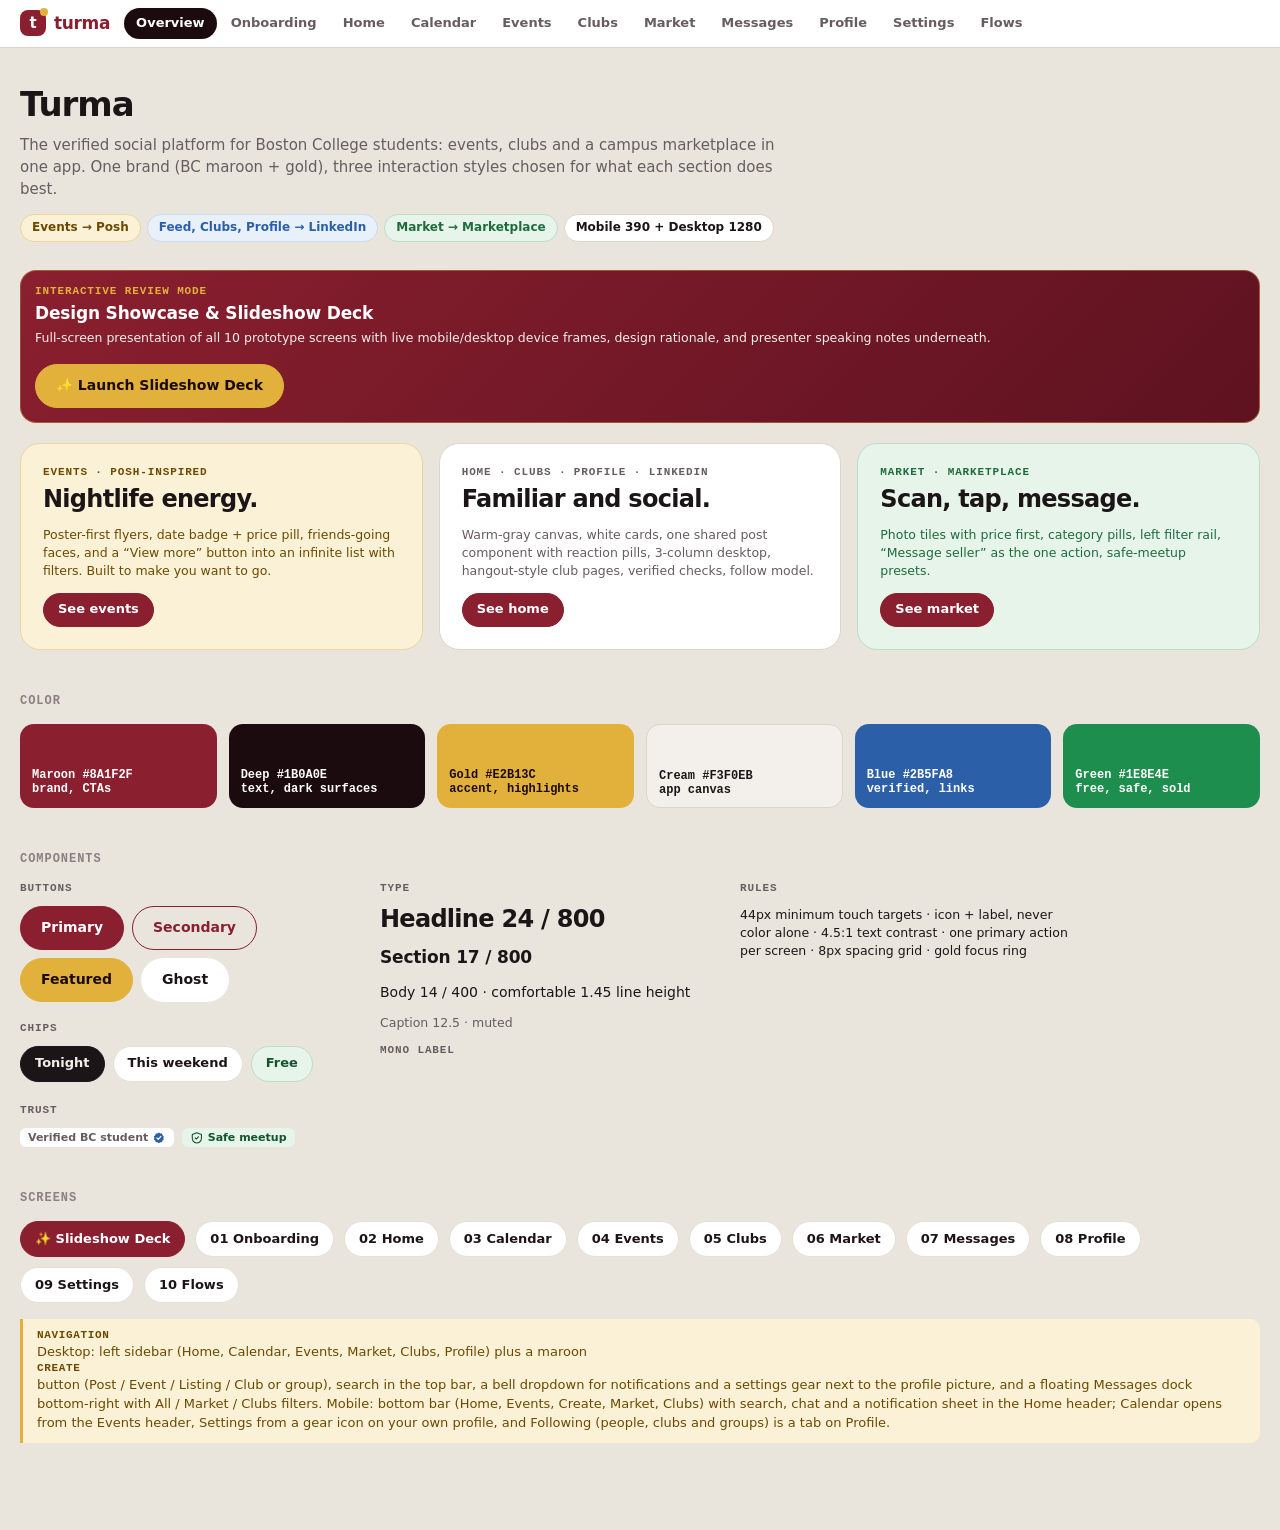
<file: index.html>
<!doctype html><html lang="en"><head><meta charset="utf-8"><meta name="viewport" content="width=device-width,initial-scale=1"><title>Turma — Design Overview</title><link rel="stylesheet" href="styles.css"></head><body>
<main class="page">
<h1>Turma</h1>
<p class="lede">The verified social platform for Boston College students: events, clubs and a campus marketplace in one app. One brand (BC maroon + gold), three interaction styles chosen for what each section does best.</p>
<div class="tags"><span class="posh">Events → Posh</span><span class="li">Feed, Clubs, Profile → LinkedIn</span><span class="fb">Market → Marketplace</span><span>Mobile 390 + Desktop 1280</span></div>

<div class="card pad" style="background:linear-gradient(135deg,#8A1F2F,#5E1220);color:#fff;border:1px solid rgba(226,177,60,0.4);border-radius:16px;margin:20px 0;display:flex;align-items:center;justify-content:space-between;gap:16px;flex-wrap:wrap">
  <div>
    <div class="h3" style="color:#E2B13C">Interactive Review Mode</div>
    <div class="h2" style="color:#fff;margin:4px 0">Design Showcase & Slideshow Deck</div>
    <p class="sm" style="color:#F3F0EB;margin:0">Full-screen presentation of all 10 prototype screens with live mobile/desktop device frames, design rationale, and presenter speaking notes underneath.</p>
  </div>
  <a class="btn gold" href="slideshow.html" style="font-weight:800;white-space:nowrap">✨ Launch Slideshow Deck</a>
</div>

<div class="modes">
  <div class="mode" style="background:#FBF1D6;border:1px solid #EBD79C">
    <div class="h3" style="color:#6B4A00">Events · Posh-inspired</div>
    <div class="h1" style="margin:8px 0">Nightlife energy.</div>
    <p class="sm" style="color:#6B4A00">Poster-first flyers, date badge + price pill, friends-going faces, and a “View more” button into an infinite list with filters. Built to make you want to go.</p>
    <a class="btn sm" href="04-events.html">See events</a>
  </div>
  <div class="mode" style="background:#fff;border:1px solid #DDD5CB">
    <div class="h3">Home · Clubs · Profile · LinkedIn</div>
    <div class="h1" style="margin:8px 0">Familiar and social.</div>
    <p class="sm muted">Warm-gray canvas, white cards, one shared post component with reaction pills, 3-column desktop, hangout-style club pages, verified checks, follow model.</p>
    <a class="btn sm" href="02-home.html">See home</a>
  </div>
  <div class="mode" style="background:#E6F4EA;border:1px solid #BBDEC7">
    <div class="h3" style="color:#1E6B3E">Market · Marketplace</div>
    <div class="h1" style="margin:8px 0">Scan, tap, message.</div>
    <p class="sm" style="color:#1E6B3E">Photo tiles with price first, category pills, left filter rail, “Message seller” as the one action, safe-meetup presets.</p>
    <a class="btn sm" href="06-marketplace.html">See market</a>
  </div>
</div>

<div class="sec-label">Color</div>
<div class="swatches">
  <div class="sw" style="background:#8A1F2F">Maroon #8A1F2F<br>brand, CTAs</div>
  <div class="sw" style="background:#1B0A0E">Deep #1B0A0E<br>text, dark surfaces</div>
  <div class="sw" style="background:#E2B13C;color:#1B0A0E">Gold #E2B13C<br>accent, highlights</div>
  <div class="sw" style="background:#F3F0EB;color:#1C1517;border:1px solid #DDD5CB">Cream #F3F0EB<br>app canvas</div>
  <div class="sw" style="background:#2B5FA8">Blue #2B5FA8<br>verified, links</div>
  <div class="sw" style="background:#1E8E4E">Green #1E8E4E<br>free, safe, sold</div>
</div>

<div class="sec-label">Components</div>
<div class="phones" style="justify-content:flex-start;gap:20px">
  <div class="col" style="width:340px"><div class="h3">Buttons</div><div class="row wrap"><button class="btn">Primary</button><button class="btn sec">Secondary</button><button class="btn gold">Featured</button><button class="btn ghost">Ghost</button></div>
    <div class="h3" style="margin-top:8px">Chips</div><div class="chips wrap" data-chips><span class="chip on">Tonight</span><span class="chip">This weekend</span><span class="chip free">Free</span></div>
    <div class="h3" style="margin-top:8px">Trust</div><div class="row wrap"><span class="badge">Verified BC student <i class="vt" data-i="verified"></i></span><span class="badge ok"><i data-i="shield"></i>Safe meetup</span></div></div>
  <div class="col" style="width:340px"><div class="h3">Type</div><div class="h1">Headline 24 / 800</div><div class="h2">Section 17 / 800</div><div>Body 14 / 400 · comfortable 1.45 line height</div><div class="sm muted">Caption 12.5 · muted</div><div class="h3">Mono label</div></div>
  <div class="col" style="width:340px"><div class="h3">Rules</div><div class="sm">44px minimum touch targets · icon + label, never color alone · 4.5:1 text contrast · one primary action per screen · 8px spacing grid · gold focus ring</div></div>
</div>

<div class="sec-label">Screens</div>
<div class="chips wrap" style="gap:10px">
  <a class="chip on" href="slideshow.html" style="background:#8A1F2F;color:#fff;border-color:#8A1F2F">✨ Slideshow Deck</a><a class="chip" href="01-onboarding.html">01 Onboarding</a><a class="chip" href="02-home.html">02 Home</a><a class="chip" href="11-calendar.html">03 Calendar</a><a class="chip" href="04-events.html">04 Events</a><a class="chip" href="05-clubs.html">05 Clubs</a><a class="chip" href="06-marketplace.html">06 Market</a><a class="chip" href="07-messaging.html">07 Messages</a><a class="chip" href="08-profile.html">08 Profile</a><a class="chip" href="09-notifications-settings.html">09 Settings</a><a class="chip" href="10-flows.html">10 Flows</a>
</div>
<div class="note"><b>Navigation</b>Desktop: left sidebar (Home, Calendar, Events, Market, Clubs, Profile) plus a maroon <b>Create</b> button (Post / Event / Listing / Club or group), search in the top bar, a bell dropdown for notifications and a settings gear next to the profile picture, and a floating Messages dock bottom-right with All / Market / Clubs filters. Mobile: bottom bar (Home, Events, Create, Market, Clubs) with search, chat and a notification sheet in the Home header; Calendar opens from the Events header, Settings from a gear icon on your own profile, and Following (people, clubs and groups) is a tab on Profile.</div>
</main><script src="app.js"></script></body></html>
</file>
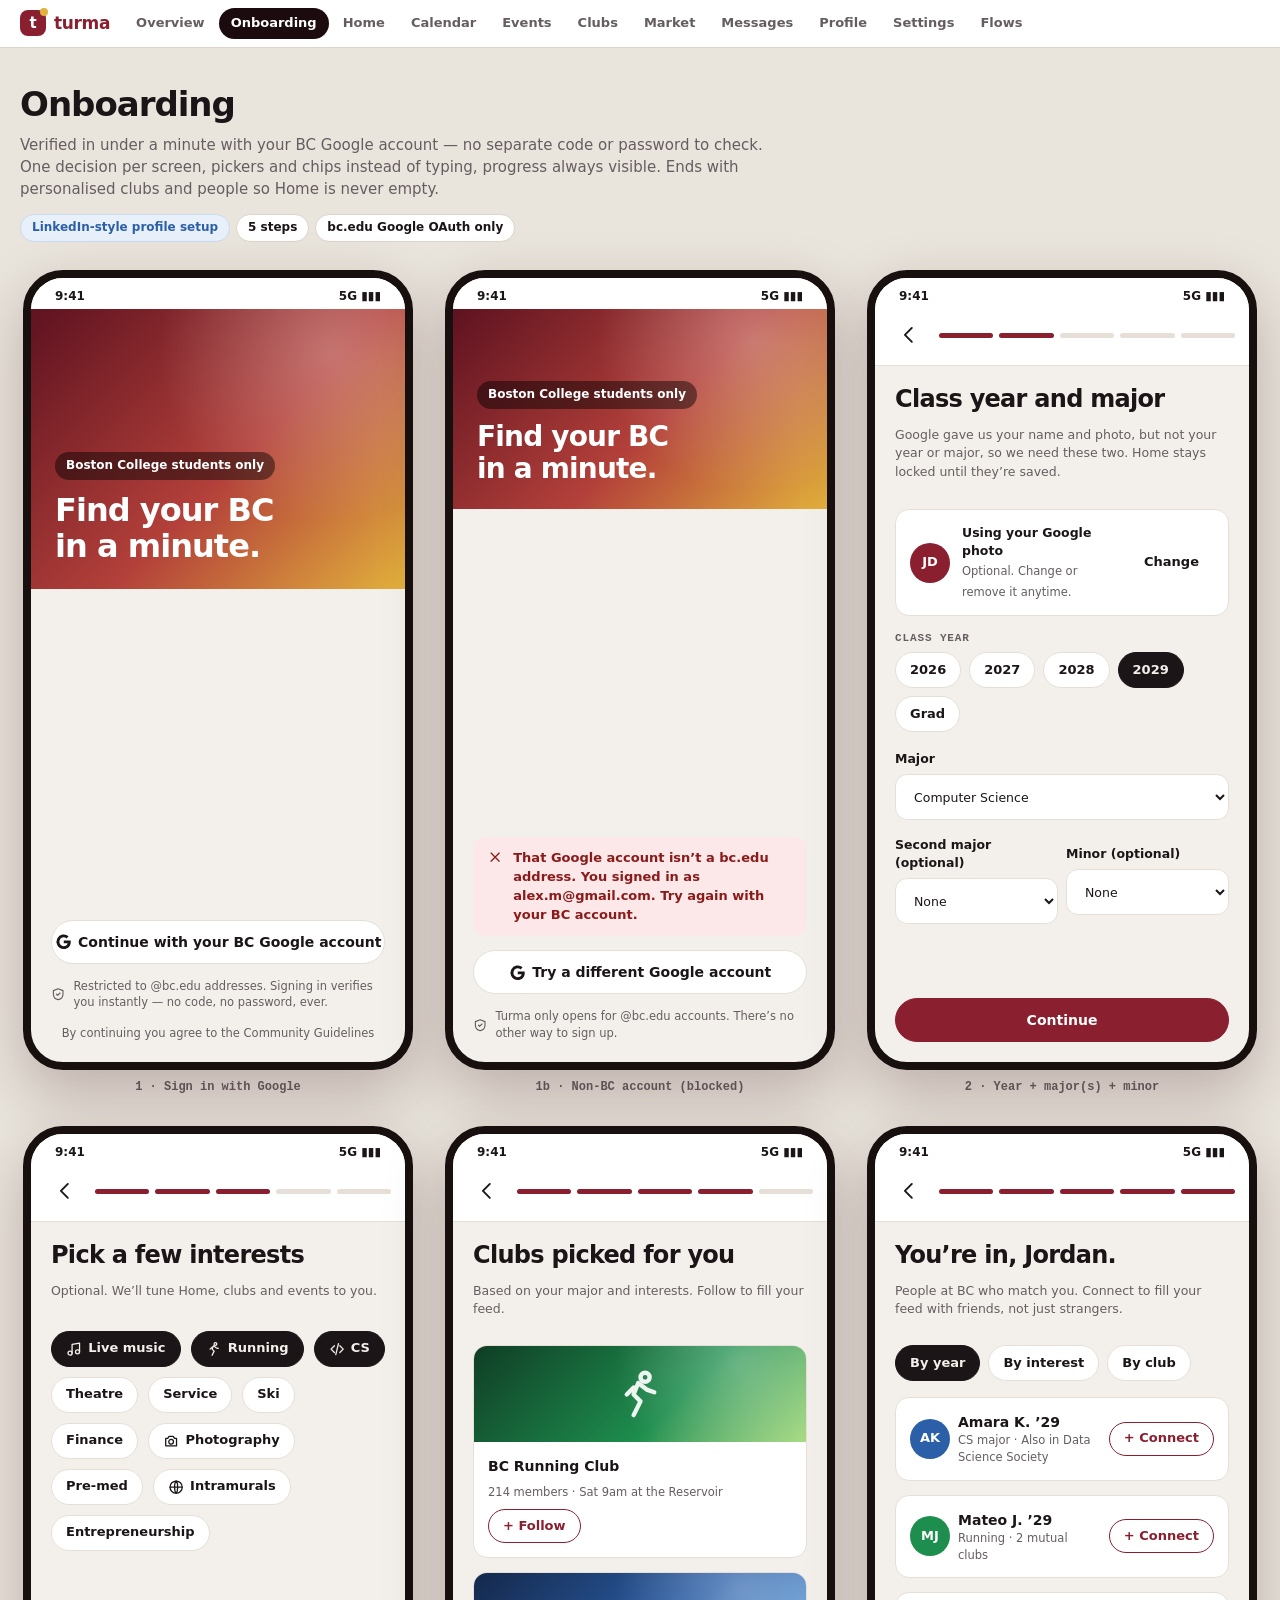
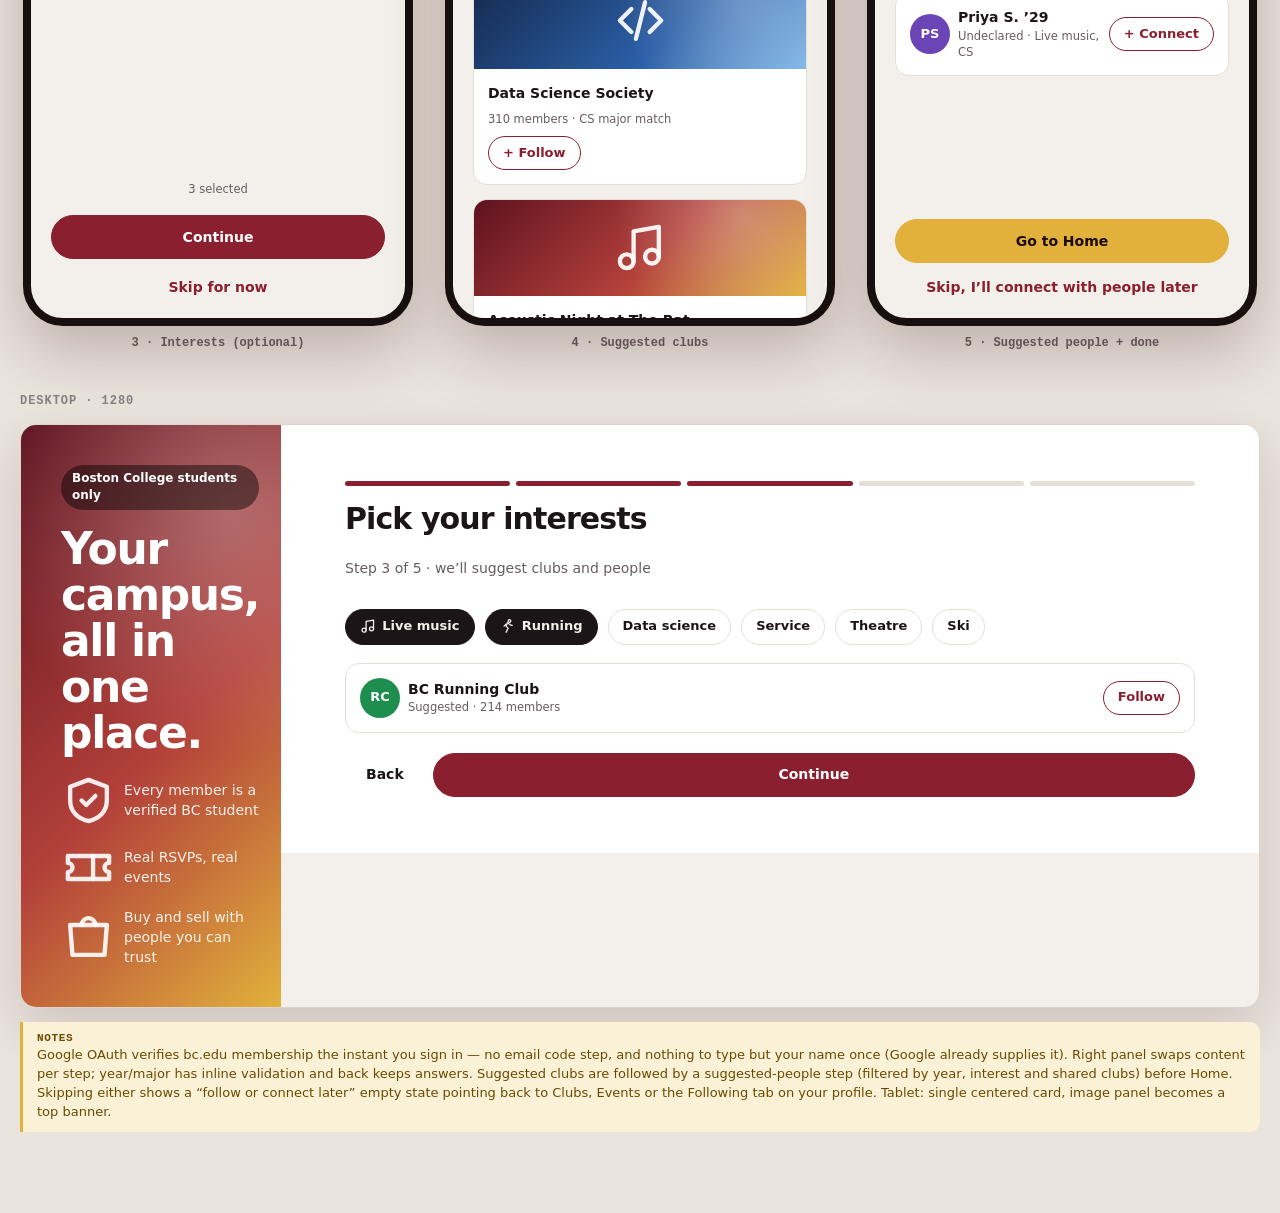
<file: 01-onboarding.html>
<!doctype html><html lang="en"><head><meta charset="utf-8"><meta name="viewport" content="width=device-width,initial-scale=1"><title>01 Onboarding — Turma</title><link rel="stylesheet" href="styles.css"></head><body>
<main class="page">
<h1>Onboarding</h1>
<p class="lede">Verified in under a minute with your BC Google account — no separate code or password to check. One decision per screen, pickers and chips instead of typing, progress always visible. Ends with personalised clubs and people so Home is never empty.</p>
<div class="tags"><span class="li">LinkedIn-style profile setup</span><span>5 steps</span><span>bc.edu Google OAuth only</span></div>

<div class="phones">
<figure class="pw"><div class="phone" data-nav="none"><div class="pbody" style="padding:0;gap:0;justify-content:space-between">
  <div class="art g1" style="height:280px;place-items:end start;padding:24px"><div><span class="glass">Boston College students only</span><div class="h1" style="color:#fff;font-size:32px;margin-top:12px;position:relative;z-index:2">Find your BC<br>in a minute.</div></div></div>
  <div class="stack" style="padding:20px;gap:14px">
    <button class="btn google block" data-toast="t1"><i data-i="google"></i>Continue with your BC Google account</button>
    <div class="xs muted row"><i data-i="shield"></i>Restricted to @bc.edu addresses. Signing in verifies you instantly — no code, no password, ever.</div>
    <div class="xs muted" style="text-align:center">By continuing you agree to the Community Guidelines</div>
  </div>
  <div class="toast" id="t1" hidden><i data-i="check"></i>Verified jdoe27@bc.edu</div></div></div><figcaption>1 · Sign in with Google</figcaption></figure>

<figure class="pw"><div class="phone" data-nav="none"><div class="pbody" style="padding:0;gap:0;justify-content:space-between">
  <div class="art g1" style="height:200px;place-items:end start;padding:24px"><div><span class="glass">Boston College students only</span><div class="h1" style="color:#fff;font-size:28px;margin-top:12px;position:relative;z-index:2">Find your BC<br>in a minute.</div></div></div>
  <div class="stack" style="padding:20px;gap:14px">
    <div class="state err"><i data-i="x"></i><div>That Google account isn’t a bc.edu address. You signed in as <b>alex.m@gmail.com</b>. Try again with your BC account.</div></div>
    <button class="btn google block"><i data-i="google"></i>Try a different Google account</button>
    <div class="xs muted row"><i data-i="shield"></i>Turma only opens for @bc.edu accounts. There’s no other way to sign up.</div>
  </div></div></div><figcaption>1b · Non-BC account (blocked)</figcaption></figure>

<figure class="pw"><div class="phone" data-nav="none"><div class="mhdr"><button class="iconbtn plain"><i data-i="back"></i></button><div class="progress sp"><i class="on"></i><i class="on"></i><i></i><i></i><i></i></div></div>
  <div class="pbody" style="padding:20px;gap:16px"><div><div class="h1">Class year and major</div><p class="muted sm">Google gave us your name and photo, but not your year or major, so we need these two. Home stays locked until they’re saved.</p></div>
  <div class="item card pad"><span class="av">JD</span><div class="grow"><b class="sm">Using your Google photo</b><span class="xs muted">Optional. Change or remove it anytime.</span></div><button class="btn sm ghost">Change</button></div>
  <div class="stack"><div class="h3">Class year</div><div class="chips wrap" data-chips><span class="chip">2026</span><span class="chip">2027</span><span class="chip">2028</span><span class="chip on">2029</span><span class="chip">Grad</span></div></div>
  <label class="f">Major<select><option>Computer Science</option><option>Economics</option><option>Biology</option><option>Undeclared</option></select></label>
  <div class="row"><label class="f sp">Second major (optional)<select><option>None</option><option>Economics</option><option>Mathematics</option><option>Studio Art</option></select></label><label class="f sp">Minor (optional)<select><option>None</option><option>Hispanic Studies</option><option>Philosophy</option><option>Data Science</option></select></label></div>
  <div class="sp"></div><button class="btn block">Continue</button></div></div><figcaption>2 · Year + major(s) + minor</figcaption></figure>

<figure class="pw"><div class="phone" data-nav="none"><div class="mhdr"><button class="iconbtn plain"><i data-i="back"></i></button><div class="progress sp"><i class="on"></i><i class="on"></i><i class="on"></i><i></i><i></i></div></div>
  <div class="pbody" style="padding:20px;gap:18px"><div><div class="h1">Pick a few interests</div><p class="muted sm">Optional. We’ll tune Home, clubs and events to you.</p></div>
  <div class="chips wrap" data-chips style="gap:10px"><span class="chip on"><i data-i="music"></i>Live music</span><span class="chip on"><i data-i="run"></i>Running</span><span class="chip on"><i data-i="code"></i>CS</span><span class="chip">Theatre</span><span class="chip">Service</span><span class="chip">Ski</span><span class="chip">Finance</span><span class="chip"><i data-i="camera"></i>Photography</span><span class="chip">Pre-med</span><span class="chip"><i data-i="ball"></i>Intramurals</span><span class="chip">Entrepreneurship</span></div>
  <div class="sp"></div><div class="xs muted" style="text-align:center">3 selected</div><button class="btn block">Continue</button><button class="link" style="text-align:center">Skip for now</button></div></div><figcaption>3 · Interests (optional)</figcaption></figure>

<figure class="pw"><div class="phone" data-nav="none"><div class="mhdr"><button class="iconbtn plain"><i data-i="back"></i></button><div class="progress sp"><i class="on"></i><i class="on"></i><i class="on"></i><i class="on"></i><i></i></div></div>
  <div class="pbody" style="padding:20px;gap:14px"><div><div class="h1">Clubs picked for you</div><p class="muted sm">Based on your major and interests. Follow to fill your feed.</p></div>
  <div class="card"><div class="art g3 banner"><i data-i="run"></i></div><div class="pad stack"><b>BC Running Club</b><div class="xs muted">214 members · Sat 9am at the Reservoir</div><button class="btn sm sec" style="align-self:flex-start">+ Follow</button></div></div>
  <div class="card"><div class="art g2 banner"><i data-i="code"></i></div><div class="pad stack"><b>Data Science Society</b><div class="xs muted">310 members · CS major match</div><button class="btn sm sec" style="align-self:flex-start">+ Follow</button></div></div>
  <div class="card"><div class="art g1 banner"><i data-i="music"></i></div><div class="pad stack"><b>Acoustic Night at The Rat</b><div class="xs muted">Tonight 7pm · 42 going · Free</div><button class="btn sm sec" style="align-self:flex-start">RSVP</button></div></div>
  <div class="sp"></div><button class="btn block">Continue</button><button class="link" style="text-align:center">Skip, I’ll follow later from Clubs and Events</button></div></div><figcaption>4 · Suggested clubs</figcaption></figure>

<figure class="pw"><div class="phone" data-nav="none"><div class="mhdr"><button class="iconbtn plain"><i data-i="back"></i></button><div class="progress sp"><i class="on"></i><i class="on"></i><i class="on"></i><i class="on"></i><i class="on"></i></div></div>
  <div class="pbody" style="padding:20px;gap:14px"><div><div class="h1">You’re in, Jordan.</div><p class="muted sm">People at BC who match you. Connect to fill your feed with friends, not just strangers.</p></div>
  <div class="chips" data-chips><span class="chip on">By year</span><span class="chip">By interest</span><span class="chip">By club</span></div>
  <div class="card pad row"><span class="av c2">AK</span><div class="sp"><b>Amara K. ’29</b><div class="xs muted">CS major · Also in Data Science Society</div></div><button class="btn sm sec">+ Connect</button></div>
  <div class="card pad row"><span class="av c3">MJ</span><div class="sp"><b>Mateo J. ’29</b><div class="xs muted">Running · 2 mutual clubs</div></div><button class="btn sm sec">+ Connect</button></div>
  <div class="card pad row"><span class="av c5">PS</span><div class="sp"><b>Priya S. ’29</b><div class="xs muted">Undeclared · Live music, CS</div></div><button class="btn sm sec">+ Connect</button></div>
  <div class="sp"></div><a class="btn gold block" href="02-home.html">Go to Home</a><button class="link" style="text-align:center">Skip, I’ll connect with people later</button></div></div><figcaption>5 · Suggested people + done</figcaption></figure>
</div>

<div class="sec-label">Desktop · 1280</div>
<div class="desk" data-nav="none"><div class="dbody two" style="min-height:560px;padding:0;gap:0">
  <div class="art g1" style="min-height:560px;place-items:end start;padding:40px"><div style="position:relative;z-index:2;color:#fff"><span class="glass">Boston College students only</span><div style="font-size:44px;font-weight:800;letter-spacing:-.03em;line-height:1.05;margin:16px 0">Your campus,<br>all in one place.</div><div class="col" style="color:rgba(255,255,255,.9)"><span class="row"><i data-i="shield"></i>Every member is a verified BC student</span><span class="row"><i data-i="ticket"></i>Real RSVPs, real events</span><span class="row"><i data-i="bag"></i>Buy and sell with people you can trust</span></div></div></div>
  <div style="padding:56px 64px;background:var(--card)" class="stack"><div class="progress"><i class="on"></i><i class="on"></i><i class="on"></i><i></i><i></i></div><div class="h1" style="font-size:30px;margin-top:8px">Pick your interests</div><p class="muted">Step 3 of 5 · we’ll suggest clubs and people</p>
    <div class="chips wrap" data-chips style="gap:10px;margin:8px 0"><span class="chip on"><i data-i="music"></i>Live music</span><span class="chip on"><i data-i="run"></i>Running</span><span class="chip">Data science</span><span class="chip">Service</span><span class="chip">Theatre</span><span class="chip">Ski</span></div>
    <div class="card pad row"><span class="av c3">RC</span><div class="sp"><b>BC Running Club</b><div class="xs muted">Suggested · 214 members</div></div><button class="btn sm sec">Follow</button></div>
    <div class="row" style="margin-top:12px"><button class="btn ghost">Back</button><button class="btn sp">Continue</button></div></div>
</div></div>
<div class="note"><b>Notes</b>Google OAuth verifies bc.edu membership the instant you sign in — no email code step, and nothing to type but your name once (Google already supplies it). Right panel swaps content per step; year/major has inline validation and back keeps answers. Suggested clubs are followed by a suggested-people step (filtered by year, interest and shared clubs) before Home. Skipping either shows a “follow or connect later” empty state pointing back to Clubs, Events or the Following tab on your profile. Tablet: single centered card, image panel becomes a top banner.</div>
</main><script src="app.js"></script></body></html>
</file>
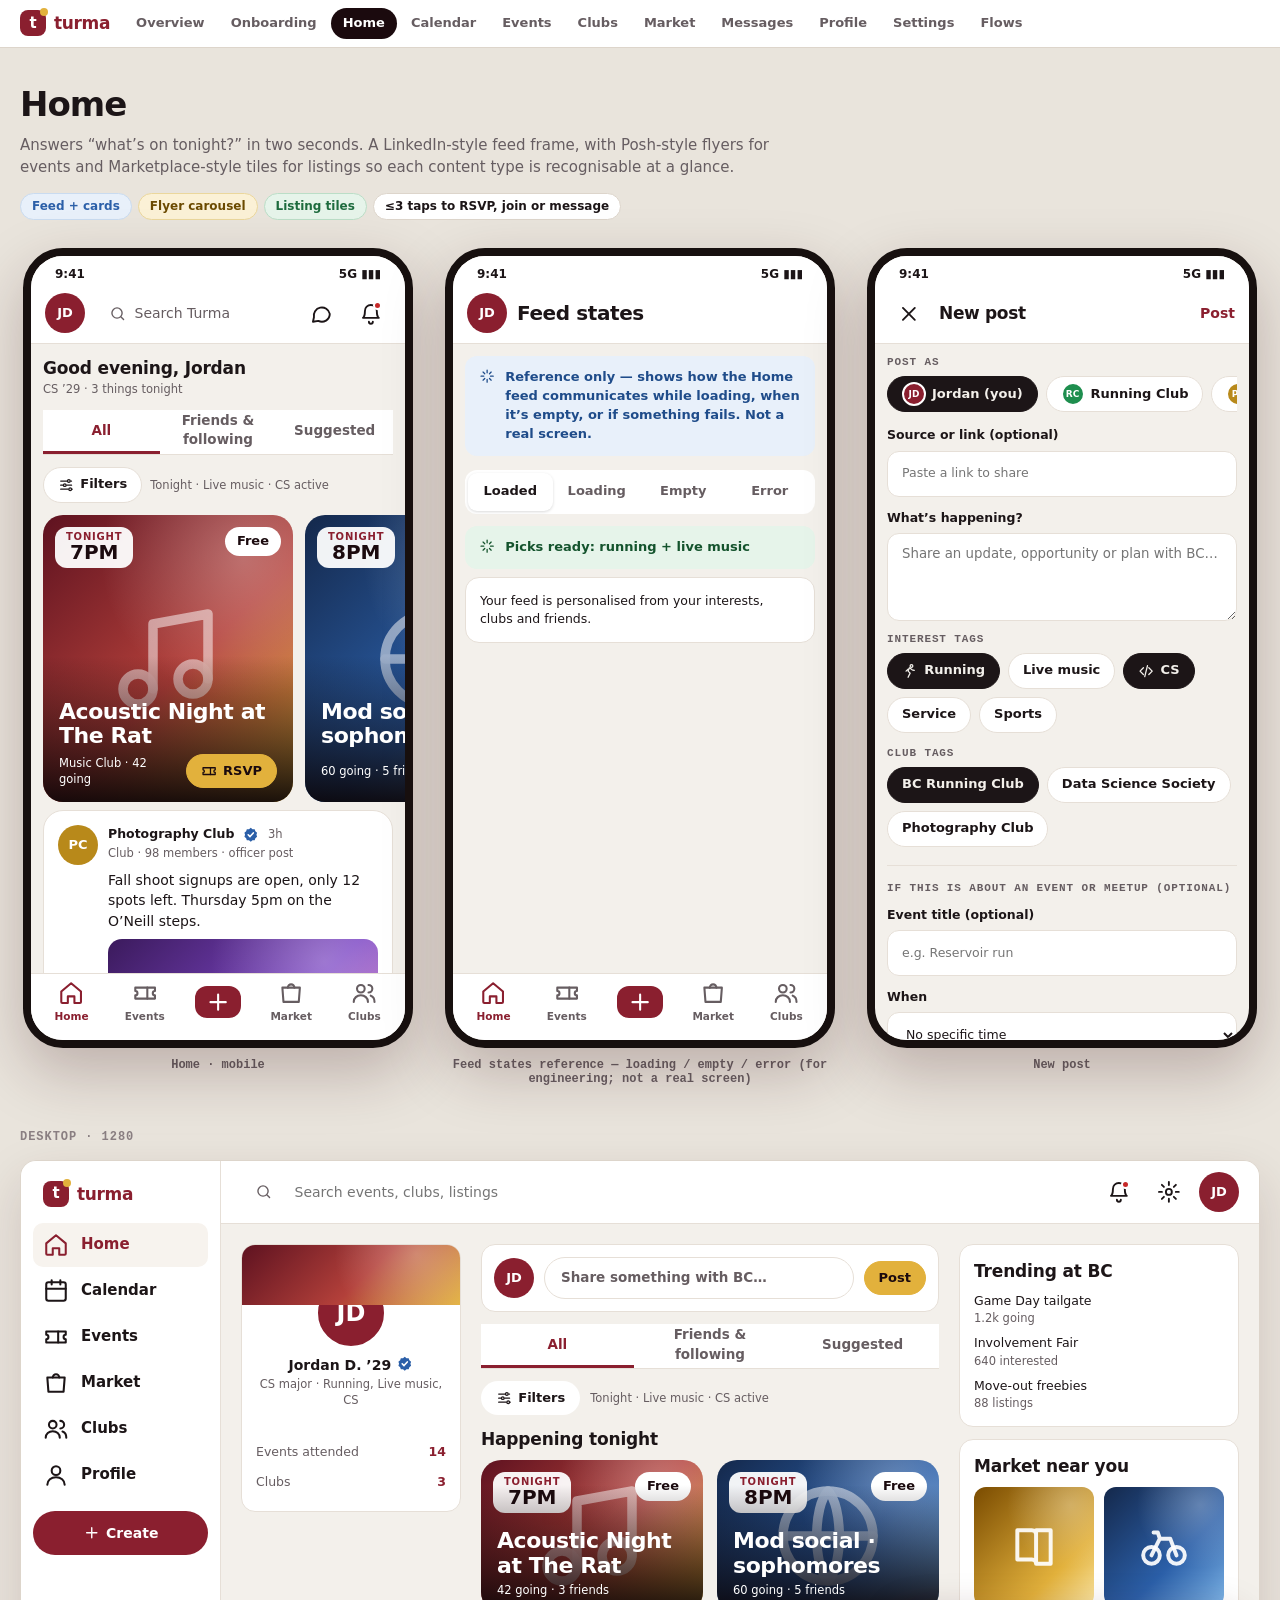
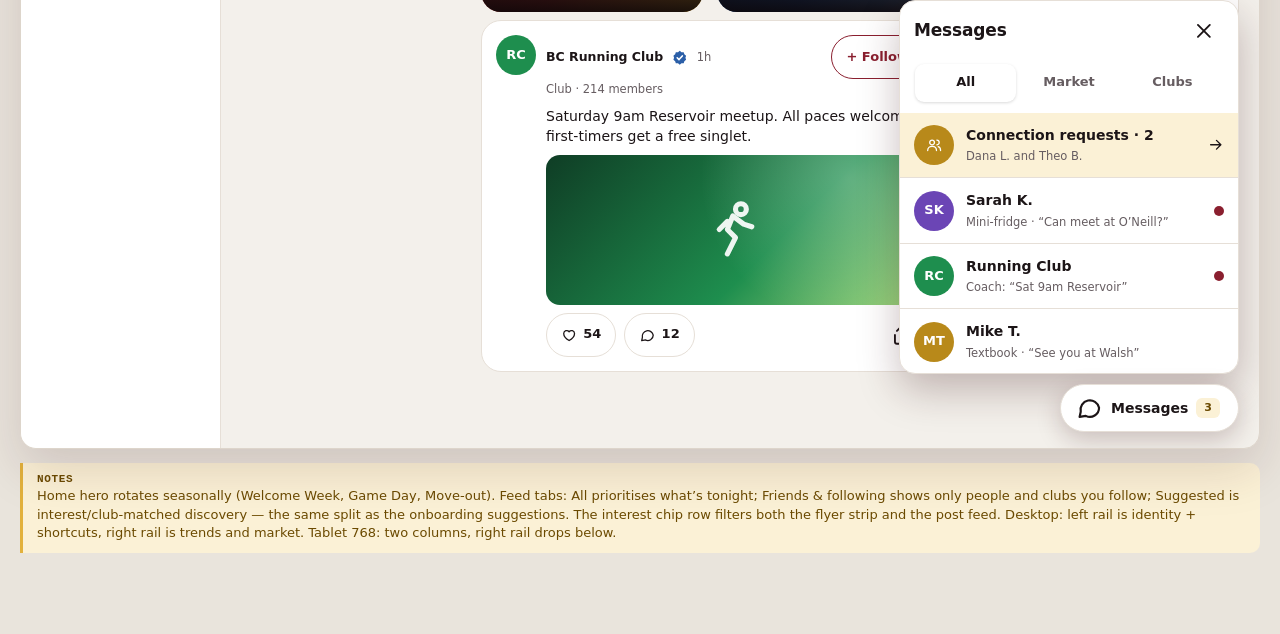
<file: 02-home.html>
<!doctype html><html lang="en"><head><meta charset="utf-8"><meta name="viewport" content="width=device-width,initial-scale=1"><title>02 Home — Turma</title><link rel="stylesheet" href="styles.css"></head><body>
<main class="page">
<h1>Home</h1>
<p class="lede">Answers “what’s on tonight?” in two seconds. A LinkedIn-style feed frame, with Posh-style flyers for events and Marketplace-style tiles for listings so each content type is recognisable at a glance.</p>
<div class="tags"><span class="li">Feed + cards</span><span class="posh">Flyer carousel</span><span class="fb">Listing tiles</span><span>≤3 taps to RSVP, join or message</span></div>

<div class="phones">
<figure class="pw"><div class="phone" data-tab="home">
  <div class="mhdr"><a class="av" href="08-profile.html" aria-label="Your profile">JD</a><label class="row sp" style="background:var(--chip);border-radius:999px;padding:0 14px;min-height:40px;color:var(--muted)"><i data-i="search"></i>Search Turma</label><a class="iconbtn" href="07-messaging.html"><i data-i="chat"></i></a><button class="iconbtn" data-sheet="notifPanelM"><i data-i="bell"></i><span class="dot"></span></button></div>
  <div class="pbody">
    <div class="row between"><div><div class="h2">Good evening, Jordan</div><div class="xs muted">CS ’29 · 3 things tonight</div></div></div>
    <div class="tabs" data-tabs><button class="on" data-show="all" data-for="feed1">All</button><button data-show="friends" data-for="feed1">Friends &amp; following</button><button data-show="suggested" data-for="feed1">Suggested</button></div>
    <div class="row" style="gap:8px;align-items:center;flex-wrap:wrap"><button class="chip" data-sheet="homeFiltersM"><i data-i="filter"></i>Filters</button><span class="xs muted">Tonight · Live music · CS active</span></div>
    <div id="feed1">
    <div data-state="all" class="stack">
    <div class="strip">
      <div style="flex:0 0 250px"><div class="flyer" style="aspect-ratio:4/4.6"><div class="art g1"><i data-i="music"></i></div><div class="top"><div class="date"><small>TONIGHT</small><b>7PM</b></div><span class="price free">Free</span></div><div class="bot"><div class="t">Acoustic Night at The Rat</div><div class="row between" style="margin-top:6px;align-items:center"><div class="xs">Music Club · 42 going</div><button class="btn sm gold" data-toast="ht" aria-label="RSVP to Acoustic Night at The Rat" style="min-height:34px"><i data-i="ticket"></i>RSVP</button></div></div></div></div>
      <div style="flex:0 0 250px"><div class="flyer" style="aspect-ratio:4/4.6"><div class="art g2"><i data-i="ball"></i></div><div class="top"><div class="date"><small>TONIGHT</small><b>8PM</b></div><span class="price free">Free</span></div><div class="bot"><div class="t">Mod social · sophomores</div><div class="row between" style="margin-top:6px;align-items:center"><div class="xs">60 going · 5 friends</div><button class="btn sm gold" data-toast="ht2" aria-label="RSVP to Mod social" style="min-height:34px"><i data-i="ticket"></i>RSVP</button></div></div></div></div>
    </div>
    <article class="card club-post"><span class="av c4">PC</span><div class="cp"><div class="row"><b class="sm">Photography Club</b><i class="vt" data-i="verified"></i><span class="xs muted sp">3h</span></div><div class="xs muted cp-meta">Club · 98 members · officer post</div><p>Fall shoot signups are open, only 12 spots left. Thursday 5pm on the O’Neill steps.</p><div class="cp-media art g4"><i data-i="camera"></i></div><button class="btn sm sec" style="align-self:flex-start">View event</button><div class="cp-react"><button class="chip react" data-like><i data-i="heart"></i><b>33</b></button><button class="chip react"><i data-i="chat"></i>8</button><span class="sp"></span><button class="iconbtn" aria-label="Share post"><i data-i="share"></i></button></div></div></article>
    <div class="row between"><div class="h2">Near you in Market</div><a class="link sm" href="06-marketplace.html">See all</a></div>
    <div class="tiles"><div class="tile"><div class="art g5" style="position:relative"><i data-i="book"></i></div><div class="pr">$35</div><div class="tt">Data Sci textbook</div><div class="lo">Walsh · 2m ago</div></div><div class="tile"><div class="art g2"><i data-i="fridge"></i></div><div class="pr">$40</div><div class="tt">Mini-fridge</div><div class="lo">Lower · 1h ago</div></div></div>
    <div class="card pad" style="background:linear-gradient(135deg,var(--maroon),var(--maroon-d));color:#fff;border:0"><div class="h3" style="color:var(--gold)">Welcome Week</div><div class="sm">Involvement fair Saturday · Newton shuttle info · roommate mixers</div></div>
    </div>
    <div data-state="friends" class="stack" hidden>
      <div class="state info"><i data-i="users"></i>Only people and clubs you follow show up here.</div>
      <article class="card club-post"><span class="av c3">MJ</span><div class="cp"><div class="row"><b class="sm">Mateo J.</b><span class="xs muted sp">20m</span></div><div class="xs muted cp-meta">Friend</div><p>Anyone up for the Reservoir run at 9? Meeting at the Mods gate.</p><div class="cp-react"><button class="chip react" data-like><i data-i="heart"></i><b>8</b></button><button class="chip react"><i data-i="chat"></i>3</button><span class="sp"></span><button class="iconbtn" aria-label="Share post"><i data-i="share"></i></button></div></div></article>
      <div class="flyer wide"><div class="art g2"><i data-i="ball"></i></div><div class="top"><div class="date"><small>TONIGHT</small><b>8PM</b></div><span class="price free">Free</span></div><div class="bot"><div class="t">Mod social · sophomores</div><div class="xs">5 friends going</div></div></div>
      <div class="card pad"><div class="h2">BC Running Club</div><div class="sm muted">You follow this club · Saturday 9am Reservoir meetup</div></div>
    </div>
    <div data-state="suggested" class="stack" hidden>
      <div class="state ok"><i data-i="spark"></i>Matched on Running, Live music and CS — clubs and posts you don’t follow yet.</div>
      <article class="card club-post"><span class="av c4">PC</span><div class="cp"><div class="row"><b class="sm">Photography Club</b><i class="vt" data-i="verified"></i><span class="xs muted sp">3h</span><button class="btn sm sec">+ Follow</button></div><div class="xs muted cp-meta">Suggested · 98 members</div><p>Fall shoot signups are open, only 12 spots left. Thursday 5pm on the O’Neill steps.</p><div class="cp-media art g4"><i data-i="camera"></i></div><div class="cp-react"><button class="chip react" data-like><i data-i="heart"></i><b>33</b></button><button class="chip react"><i data-i="chat"></i>8</button><span class="sp"></span><button class="iconbtn" aria-label="Share post"><i data-i="share"></i></button></div></div></article>
      <div class="card"><div class="art g5 banner"><i data-i="code"></i></div><div class="pad stack"><b>Intro to Pandas workshop</b><div class="xs muted">Data Science Society · Wed 6pm · Fulton 310</div><button class="btn sm sec" style="align-self:flex-start">RSVP</button></div></div>
    </div>
    </div>
  </div><div class="toast" id="ht" hidden><i data-i="check"></i>You’re in! Added to your calendar</div>
  <div class="toast" id="ht2" hidden><i data-i="check"></i>You’re in! Added to your calendar</div>
  <div class="scrim" id="homeFiltersM-scrim" hidden data-sheet="homeFiltersM"></div>
  <div class="sheet" id="homeFiltersM" hidden><div class="between row"><div class="h2">Filters</div><button class="link" data-sheet="homeFiltersM">Close</button></div>
    <div class="stack"><div class="h3">When</div><div class="chips wrap" data-chips><span class="chip on">Tonight</span><span class="chip">This weekend</span></div></div>
    <div class="stack"><div class="h3">Price</div><div class="chips wrap" data-chips><span class="chip free on">Free</span></div></div>
    <div class="row sm" style="align-items:center"><i data-i="pin"></i><span class="sp b">Near me</span><button class="switch"></button></div>
    <div class="stack"><div class="h3">Interests</div><div class="chips wrap" data-chips><span class="chip"><i data-i="run"></i>Running</span><span class="chip on"><i data-i="music"></i>Live music</span><span class="chip on"><i data-i="code"></i>CS</span><span class="chip">Service</span><span class="chip">Sports</span></div></div>
    <div class="row"><button class="btn ghost">Clear</button><button class="btn sp" data-sheet="homeFiltersM">Show results</button></div></div>
  <div class="scrim" id="notifPanelM-scrim" hidden data-sheet="notifPanelM"></div>
  <div class="sheet" id="notifPanelM" hidden><div class="between row"><div class="h2">Notifications</div><button class="link" data-sheet="notifPanelM">Close</button></div><div class="stack">
    <a class="item card pad" href="07-messaging.html#conns-m"><span class="av c2"><i data-i="users"></i></span><div class="grow"><b class="sm">Dana L. sent you a connection request</b><div class="xs muted">Connections · 5m ago</div></div></a>
    <a class="item card pad" href="04-events.html#ev-detail"><span class="av c3"><i data-i="ticket"></i></span><div class="grow"><b class="sm">Amara K. is going to Study break: pancakes</b><div class="xs muted">RSVP to your event · 30m ago</div></div></a>
    <a class="item card pad" href="04-events.html#ev-detail"><span class="av c4"><i data-i="ticket"></i></span><div class="grow"><b class="sm">Acoustic Night starts at 7pm</b><div class="xs muted">Event reminder · 2h ago</div></div></a>
    <a class="item card pad" href="07-messaging.html"><span class="av c5">SK</span><div class="grow"><b class="sm">Sarah: “See you at O’Neill at 5”</b><div class="xs muted">Market message · 10m ago</div></div></a>
    <a class="item card pad" href="05-clubs.html#club-page"><span class="av c3">RC</span><div class="grow"><b class="sm">Running Club posted 3 updates</b><div class="xs muted">Club · Yesterday</div></div></a>
    <a class="link sm" href="09-notifications-settings.html" style="text-align:center">Notification settings</a>
  </div></div></div><figcaption>Home · mobile</figcaption></figure>

<figure class="pw"><div class="phone" data-tab="home"><div class="mhdr"><a class="av" href="08-profile.html">JD</a><div class="ttl sp">Feed states</div></div>
  <div class="pbody" id="hs">
    <div class="state info" style="margin-bottom:2px"><i data-i="spark"></i>Reference only — shows how the Home feed communicates while loading, when it’s empty, or if something fails. Not a real screen.</div>
    <div class="seg" data-tabs><button class="on" data-show="ok" data-for="hs">Loaded</button><button data-show="load" data-for="hs">Loading</button><button data-show="empty" data-for="hs">Empty</button><button data-show="err" data-for="hs">Error</button></div>
    <div data-state="ok" class="stack"><div class="state ok"><i data-i="spark"></i>Picks ready: running + live music</div><div class="card pad sm">Your feed is personalised from your interests, clubs and friends.</div></div>
    <div data-state="load" class="stack" hidden><div class="skel" style="height:220px"></div><div class="skel"></div><div class="skel"></div><div class="xs muted">Skeleton cards, 2 second max</div></div>
    <div data-state="empty" class="stack" hidden><div class="card pad" style="text-align:center"><div class="av lg c4" style="margin:0 auto 10px"><i data-i="spark"></i></div><div class="h2">Nothing here yet</div><p class="sm muted">Add interests or browse Events to fill your feed.</p><a class="btn sm" href="04-events.html">Browse events</a></div></div>
    <div data-state="err" class="stack" hidden><div class="state err"><i data-i="x"></i>Couldn’t load your feed. Check your connection.</div><button class="btn sec block">Retry</button></div>
  </div></div><figcaption>Feed states reference — loading / empty / error (for engineering; not a real screen)</figcaption></figure>

<figure class="pw" id="compose"><div class="phone" data-nav="none">
  <div class="mhdr"><button class="iconbtn plain"><i data-i="x"></i></button><div class="ttl sp" style="font-size:17px">New post</div><button class="link">Post</button></div>
  <div class="pbody"><div class="stack"><div class="h3">Post as</div><div class="chips" data-chips><span class="chip on"><span class="av s">JD</span>Jordan (you)</span><span class="chip"><span class="av s c3">RC</span>Running Club</span><span class="chip"><span class="av s c4">PC</span>Photography Club</span></div></div>
    <label class="f">Source or link (optional)<input placeholder="Paste a link to share"></label>
    <label class="f">What’s happening?<textarea placeholder="Share an update, opportunity or plan with BC…"></textarea></label>
    <div class="stack"><div class="h3">Interest tags</div><div class="chips wrap" data-chips><span class="chip on"><i data-i="run"></i>Running</span><span class="chip">Live music</span><span class="chip on"><i data-i="code"></i>CS</span><span class="chip">Service</span><span class="chip">Sports</span></div></div>
    <div class="stack"><div class="h3">Club tags</div><div class="chips wrap" data-chips><span class="chip on">BC Running Club</span><span class="chip">Data Science Society</span><span class="chip">Photography Club</span></div></div>
    <div class="divider"></div><div class="h3">If this is about an event or meetup (optional)</div>
    <label class="f">Event title (optional)<input placeholder="e.g. Reservoir run"></label>
    <label class="f">When<select><option>No specific time</option><option>Tonight 7pm</option><option>Sat 9am</option></select></label>
    <label class="f">Where<select><option>No specific location</option><option>The Rat</option><option>Reservoir</option><option>O’Neill Library lobby</option></select></label>
    <label class="f">Capacity (optional)<input placeholder="Leave blank for no limit"></label>
    <div class="sp"></div><button class="btn block" data-toast="pst">Post</button></div>
  <div class="toast" id="pst" hidden><i data-i="check"></i>Posted to BC</div></div><figcaption>New post</figcaption></figure>
</div>

<div class="sec-label">Desktop · 1280</div>
<div class="desk" data-tab="home" data-dock="open"><div class="dbody">
  <div class="rail"><div class="card profcard"><div class="art g1"></div><div class="in"><span class="av lg" style="margin:0 auto">JD</span><div class="b" style="margin-top:6px">Jordan D. ’29 <i class="vt" data-i="verified"></i></div><div class="xs muted">CS major · Running, Live music, CS</div></div><div class="pad"><div class="stat">Events attended<b>14</b></div><div class="stat">Clubs<b>3</b></div></div></div></div>
  <div class="col">
    <div class="card composer" data-sheet="newPostModal"><span class="av">JD</span><div class="fake">Share something with BC…</div><button class="btn sm gold" data-sheet="newPostModal">Post</button></div>
    <div class="tabs" data-tabs><button class="on" data-show="all" data-for="feed2">All</button><button data-show="friends" data-for="feed2">Friends &amp; following</button><button data-show="suggested" data-for="feed2">Suggested</button></div>
    <div class="row" style="gap:10px;align-items:center"><div style="position:relative"><button class="btn sm ghost" data-sheet="homeFiltersD"><i data-i="filter"></i>Filters</button>
      <div class="ndrop" id="homeFiltersD" hidden style="position:absolute;top:40px;left:0;right:auto;width:300px"><div class="stack" style="padding:14px">
        <div class="between row"><div class="h2">Filters</div><button class="link sm" data-sheet="homeFiltersD">Close</button></div>
        <div class="h3">When</div><div class="chips wrap" data-chips><span class="chip on">Tonight</span><span class="chip">Weekend</span></div>
        <div class="h3">Price</div><div class="chips wrap" data-chips><span class="chip free on">Free</span></div>
        <div class="h3">Interests</div><div class="chips wrap" data-chips><span class="chip"><i data-i="run"></i>Running</span><span class="chip on"><i data-i="music"></i>Live music</span><span class="chip on"><i data-i="code"></i>CS</span><span class="chip">Service</span><span class="chip">Sports</span></div>
        <div class="row" style="margin-top:4px"><button class="btn ghost sm">Clear</button><button class="btn sm sp" data-sheet="homeFiltersD">Apply</button></div>
      </div></div></div><span class="xs muted">Tonight · Live music · CS active</span></div>
    <div id="feed2">
    <div data-state="all" class="stack">
    <div class="row between"><div class="h2">Happening tonight</div></div>
    <div style="display:grid;grid-template-columns:1fr 1fr;gap:14px"><div class="flyer wide"><div class="art g1"><i data-i="music"></i></div><div class="top"><div class="date"><small>TONIGHT</small><b>7PM</b></div><span class="price free">Free</span></div><div class="bot"><div class="t">Acoustic Night at The Rat</div><div class="xs">42 going · 3 friends</div></div></div><div class="flyer wide"><div class="art g2"><i data-i="ball"></i></div><div class="top"><div class="date"><small>TONIGHT</small><b>8PM</b></div><span class="price free">Free</span></div><div class="bot"><div class="t">Mod social · sophomores</div><div class="xs">60 going · 5 friends</div></div></div></div>
    <article class="card club-post"><span class="av c3">RC</span><div class="cp"><div class="row"><b class="sm">BC Running Club</b><i class="vt" data-i="verified"></i><span class="xs muted sp">1h</span><button class="btn sm sec">+ Follow</button></div><div class="xs muted cp-meta">Club · 214 members</div><p>Saturday 9am Reservoir meetup. All paces welcome, first-timers get a free singlet.</p><div class="cp-media art g3"><i data-i="run"></i></div><div class="cp-react"><button class="chip react" data-like><i data-i="heart"></i><b>54</b></button><button class="chip react"><i data-i="chat"></i>12</button><span class="sp"></span><button class="iconbtn" aria-label="Share post"><i data-i="share"></i></button></div></div></article>
    </div>
    <div data-state="friends" class="stack" hidden>
      <div class="state info"><i data-i="users"></i>Only people and clubs you follow show up here.</div>
      <article class="card club-post"><span class="av c3">MJ</span><div class="cp"><div class="row"><b class="sm">Mateo J.</b><span class="xs muted sp">20m</span></div><div class="xs muted cp-meta">Friend</div><p>Anyone up for the Reservoir run at 9? Meeting at the Mods gate.</p><div class="cp-react"><button class="chip react" data-like><i data-i="heart"></i><b>8</b></button><button class="chip react"><i data-i="chat"></i>3</button><span class="sp"></span><button class="iconbtn" aria-label="Share post"><i data-i="share"></i></button></div></div></article>
      <div class="flyer wide"><div class="art g2"><i data-i="ball"></i></div><div class="top"><div class="date"><small>TONIGHT</small><b>8PM</b></div><span class="price free">Free</span></div><div class="bot"><div class="t">Mod social · sophomores</div><div class="xs">5 friends going</div></div></div>
    </div>
    <div data-state="suggested" class="stack" hidden>
      <div class="state ok"><i data-i="spark"></i>Matched on Running, Live music and CS.</div>
      <article class="card club-post"><span class="av c4">PC</span><div class="cp"><div class="row"><b class="sm">Photography Club</b><i class="vt" data-i="verified"></i><span class="xs muted sp">3h</span><button class="btn sm sec">+ Follow</button></div><div class="xs muted cp-meta">Suggested · 98 members</div><p>Fall shoot signups are open, only 12 spots left. Thursday 5pm on the O’Neill steps.</p><div class="cp-media art g4"><i data-i="camera"></i></div><div class="cp-react"><button class="chip react" data-like><i data-i="heart"></i><b>33</b></button><button class="chip react"><i data-i="chat"></i>8</button><span class="sp"></span><button class="iconbtn" aria-label="Share post"><i data-i="share"></i></button></div></div></article>
      <div class="card"><div class="art g5 banner"><i data-i="code"></i></div><div class="pad stack"><b>Intro to Pandas workshop</b><div class="xs muted">Data Science Society · Wed 6pm · Fulton 310</div><button class="btn sm sec" style="align-self:flex-start">RSVP</button></div></div>
    </div>
    </div>
  </div>
  <div class="rail"><div class="card pad stack"><div class="h2">Trending at BC</div><div class="sm">Game Day tailgate<div class="xs muted">1.2k going</div></div><div class="sm">Involvement Fair<div class="xs muted">640 interested</div></div><div class="sm">Move-out freebies<div class="xs muted">88 listings</div></div></div>
    <div class="card pad stack"><div class="h2">Market near you</div><div class="tiles"><div class="tile"><div class="art g5"><i data-i="book"></i></div><div class="pr">$35</div></div><div class="tile"><div class="art g2"><i data-i="bike"></i></div><div class="pr">$90</div></div></div></div></div>
</div>
<div class="modal-scrim" id="newPostModal" hidden><div class="modal">
  <div class="between row"><div class="h2">New post</div><button class="iconbtn plain" data-sheet="newPostModal" aria-label="Close"><i data-i="x"></i></button></div>
  <div class="stack"><div class="h3">Post as</div><div class="chips" data-chips><span class="chip on"><span class="av s">JD</span>Jordan (you)</span><span class="chip"><span class="av s c3">RC</span>Running Club</span><span class="chip"><span class="av s c4">PC</span>Photography Club</span></div></div>
  <label class="f">Source or link (optional)<input placeholder="Paste a link to share"></label>
  <label class="f">What’s happening?<textarea placeholder="Share an update, opportunity or plan with BC…"></textarea></label>
  <label class="f">Event title (optional)<input placeholder="e.g. Reservoir run"></label>
  <div class="row"><label class="f sp">When (optional)<select><option>No specific time</option><option>Tonight 7pm</option></select></label><label class="f sp">Where (optional)<select><option>No specific location</option><option>The Rat</option></select></label></div>
  <div class="row"><label class="f sp">Capacity (optional)<input placeholder="No limit"></label></div>
  <div class="stack"><div class="h3">Interest tags</div><div class="chips wrap" data-chips><span class="chip on">Running</span><span class="chip on">CS</span><span class="chip">Live music</span><span class="chip">Service</span></div></div>
  <div class="stack"><div class="h3">Club tags</div><div class="chips wrap" data-chips><span class="chip on">BC Running Club</span><span class="chip">Data Science Society</span></div></div>
  <button class="btn block" data-sheet="newPostModal">Post</button>
</div></div>
</div>
<div class="note"><b>Notes</b>Home hero rotates seasonally (Welcome Week, Game Day, Move-out). Feed tabs: All prioritises what’s tonight; Friends &amp; following shows only people and clubs you follow; Suggested is interest/club-matched discovery — the same split as the onboarding suggestions. The interest chip row filters both the flyer strip and the post feed. Desktop: left rail is identity + shortcuts, right rail is trends and market. Tablet 768: two columns, right rail drops below.</div>
</main><script src="app.js"></script></body></html>
</file>
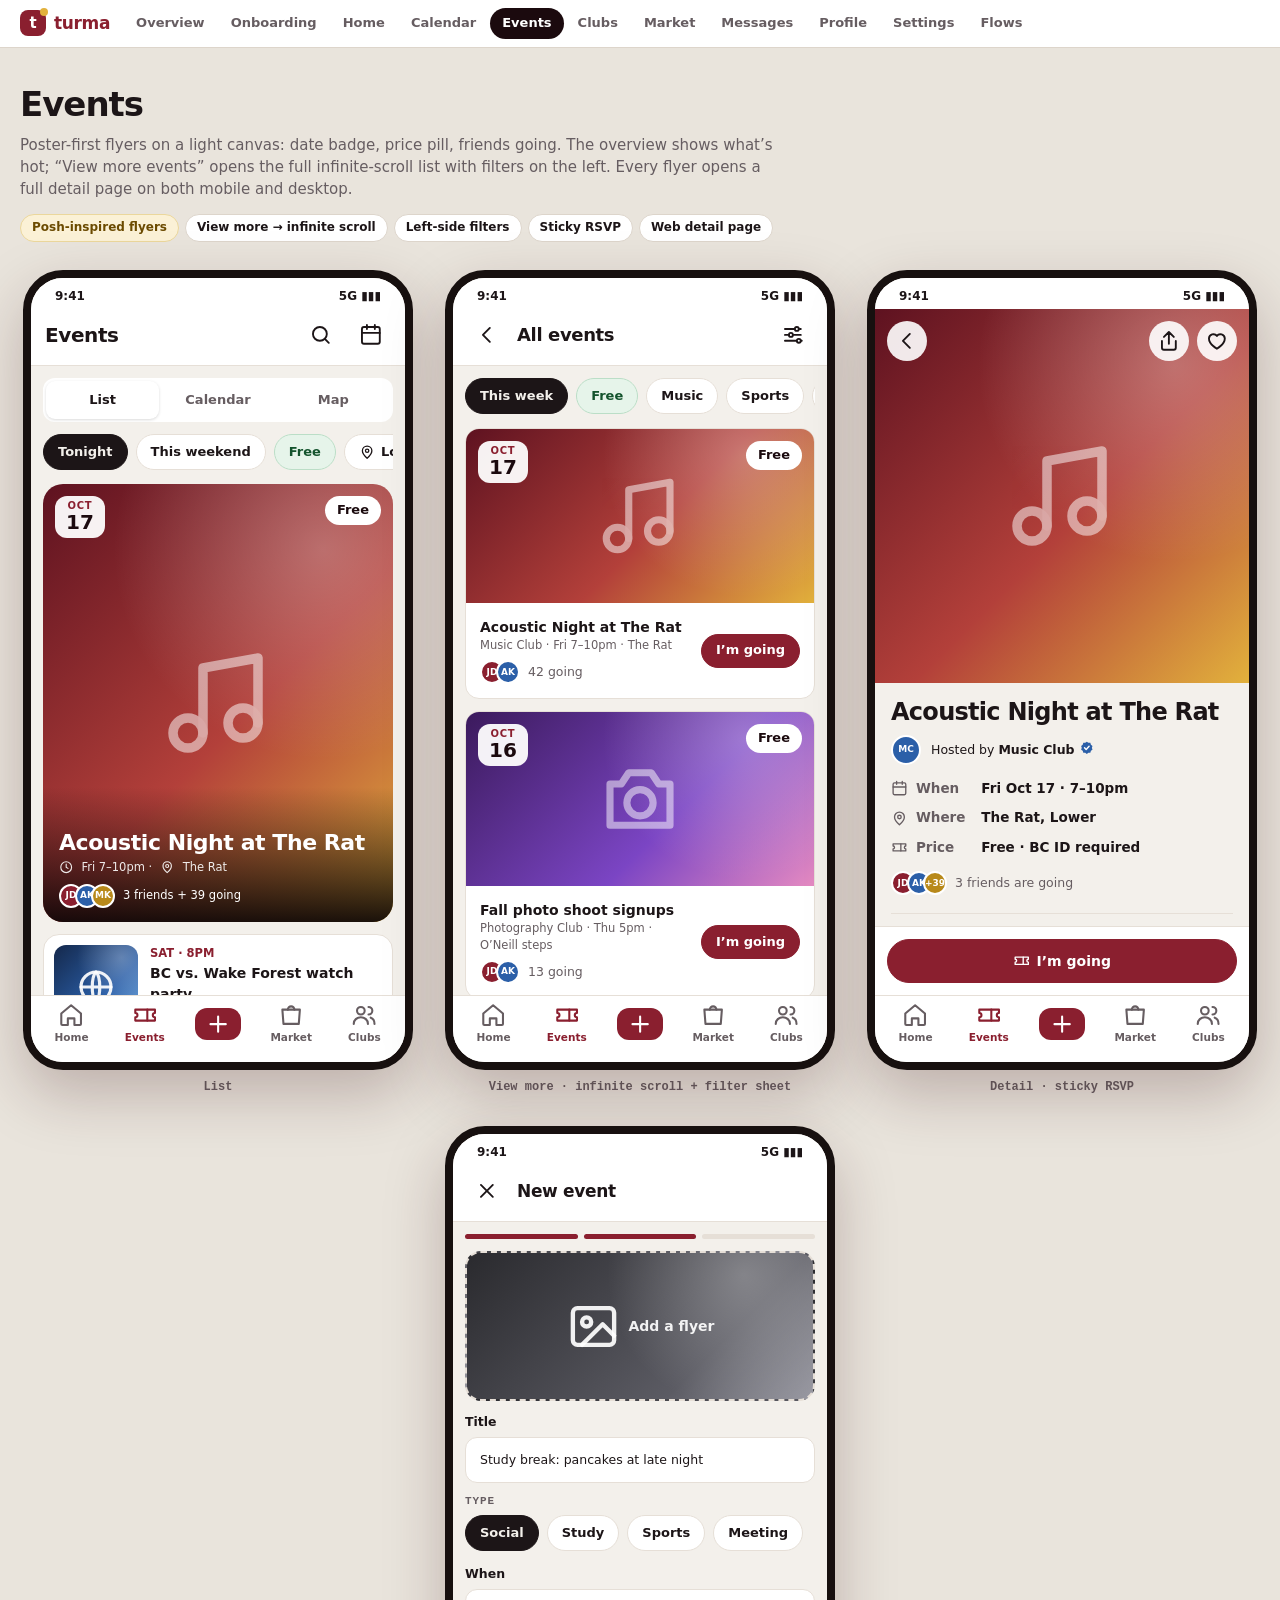
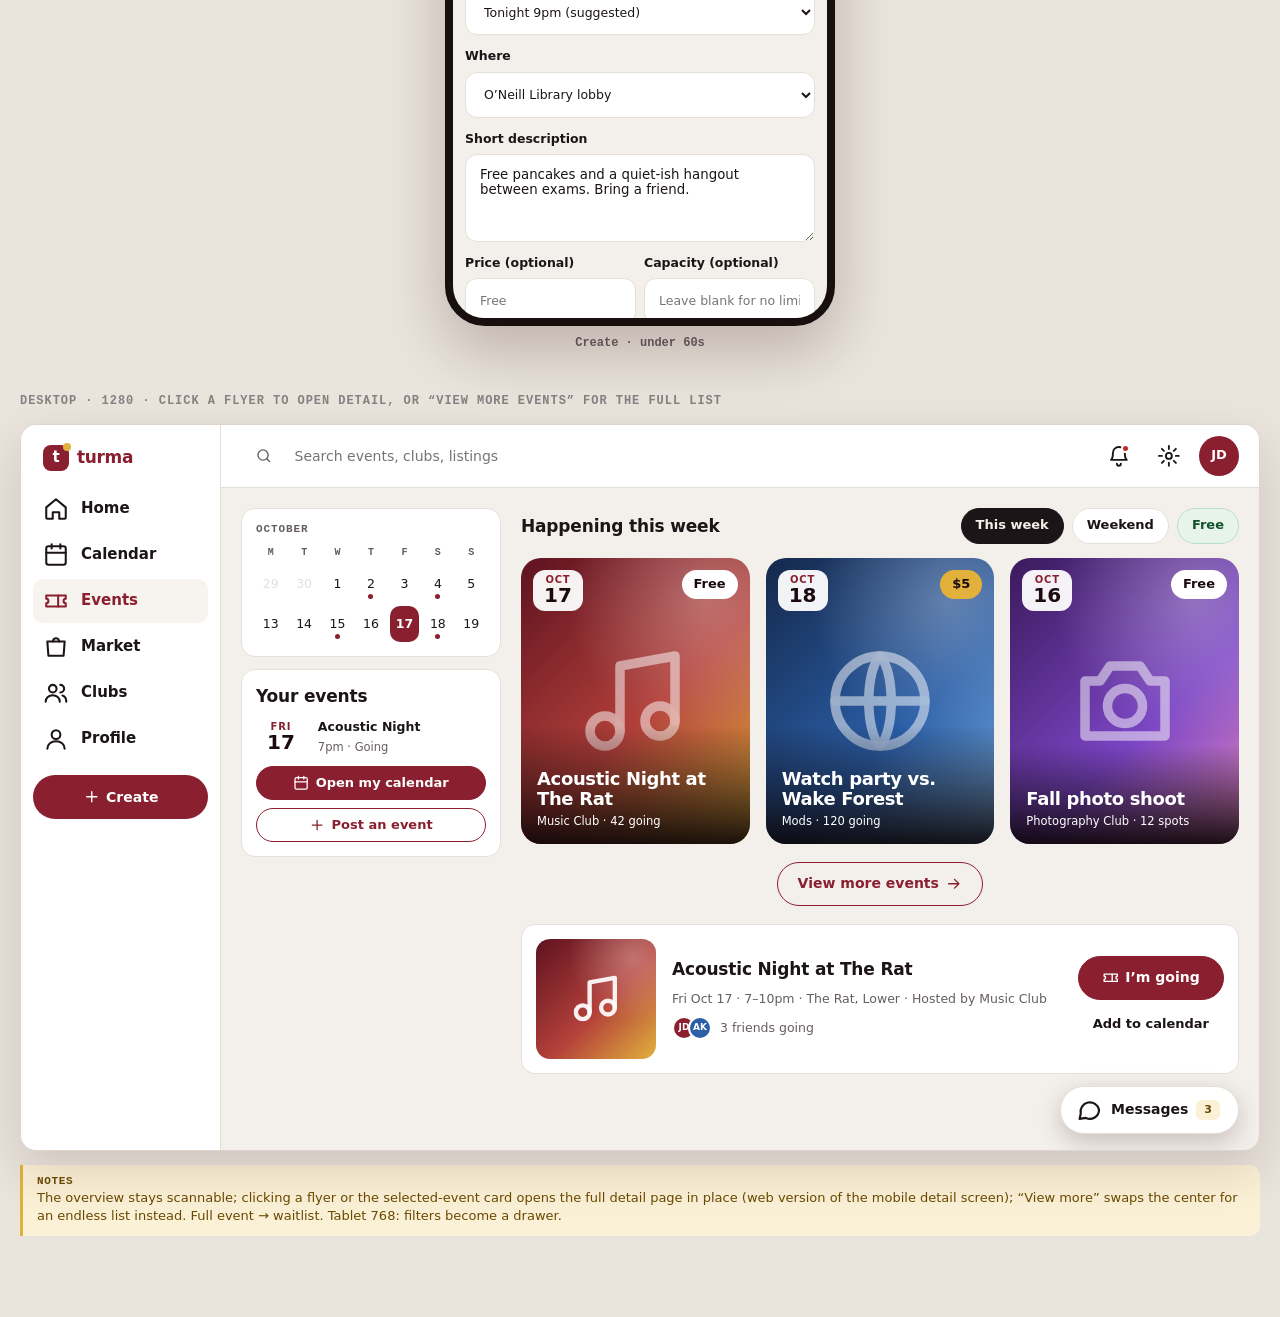
<file: 04-events.html>
<!doctype html><html lang="en"><head><meta charset="utf-8"><meta name="viewport" content="width=device-width,initial-scale=1"><title>04 Events — Turma</title><link rel="stylesheet" href="styles.css"></head><body>
<main class="page">
<h1>Events</h1>
<p class="lede">Poster-first flyers on a light canvas: date badge, price pill, friends going. The overview shows what’s hot; “View more events” opens the full infinite-scroll list with filters on the left. Every flyer opens a full detail page on both mobile and desktop.</p>
<div class="tags"><span class="posh">Posh-inspired flyers</span><span>View more → infinite scroll</span><span>Left-side filters</span><span>Sticky RSVP</span><span>Web detail page</span></div>

<div class="phones">
<figure class="pw"><div class="phone" data-tab="events">
  <div class="mhdr"><div class="ttl sp">Events</div><button class="iconbtn"><i data-i="search"></i></button><a class="iconbtn" href="11-calendar.html" aria-label="My calendar"><i data-i="cal"></i></a></div>
  <div class="pbody"><div class="seg" data-tabs><button class="on">List</button><button>Calendar</button><button>Map</button></div>
    <div class="chips" data-chips><span class="chip on">Tonight</span><span class="chip">This weekend</span><span class="chip free">Free</span><span class="chip"><i data-i="pin"></i>Lower</span><span class="chip">Music</span></div>
    <a class="flyer" href="#ev-detail" style="display:block"><div class="art g1"><i data-i="music"></i></div><div class="top"><div class="date"><small>OCT</small><b>17</b></div><span class="price free">Free</span></div><div class="bot"><div class="t">Acoustic Night at The Rat</div><div class="row xs" style="opacity:.9"><i data-i="clock"></i>Fri 7–10pm · <i data-i="pin"></i>The Rat</div><div class="row" style="margin-top:8px"><span class="faces"><span class="av s">JD</span><span class="av s c2">AK</span><span class="av s c4">MK</span></span><span class="xs">3 friends + 39 going</span></div></div></a>
    <a class="evrow" href="#ev-all"><div class="art g2"><i data-i="ball"></i></div><div class="sp stack" style="gap:2px"><div class="xs" style="color:var(--maroon);font-weight:800">SAT · 8PM</div><b>BC vs. Wake Forest watch party</b><div class="going"><i data-i="pin"></i>Mods · 120 going</div></div></a>
    <a class="evrow" href="#ev-all"><div class="art g4"><i data-i="camera"></i></div><div class="sp stack" style="gap:2px"><div class="xs" style="color:var(--maroon);font-weight:800">THU · 5PM</div><b>Fall photo shoot signups</b><div class="going"><i data-i="pin"></i>O’Neill steps · 12 spots</div></div></a>
    <a class="btn sec block" href="#ev-all">View more events<i data-i="arrow"></i></a>
  </div></div><figcaption>List</figcaption></figure>

<figure class="pw" id="ev-all"><div class="phone" data-tab="events">
  <div class="mhdr"><button class="iconbtn plain"><i data-i="back"></i></button><div class="ttl sp" style="font-size:18px">All events</div><button class="iconbtn" data-sheet="evf"><i data-i="filter"></i></button></div>
  <div class="pbody"><div class="chips" data-chips><span class="chip on">This week</span><span class="chip free">Free</span><span class="chip">Music</span><span class="chip">Sports</span><span class="chip">Academic</span></div>
    <div class="col" data-feed></div><div class="row xs muted" style="justify-content:center;padding:12px;min-height:44px">Loading more…</div></div>
  <div class="scrim" id="evf-scrim" hidden data-sheet="evf"></div>
  <div class="sheet" id="evf" hidden><div class="between row"><div class="h2">Filters</div><button class="link" data-sheet="evf">Close</button></div>
    <div class="stack"><div class="h3">When</div><div class="chips wrap" data-chips><span class="chip on">Tonight</span><span class="chip">This week</span><span class="chip">Weekend</span></div></div>
    <div class="stack"><div class="h3">Type</div><div class="chips wrap" data-chips><span class="chip on">Social</span><span class="chip">Music</span><span class="chip">Sports</span><span class="chip">Academic</span><span class="chip">Service</span></div></div>
    <div class="stack"><div class="h3">Price</div><div class="chips wrap" data-chips><span class="chip on">Free</span><span class="chip">Paid</span></div></div>
    <div class="row"><button class="btn ghost">Clear</button><button class="btn sp" data-sheet="evf">Show 24 events</button></div></div>
</div><figcaption>View more · infinite scroll + filter sheet</figcaption></figure>

<figure class="pw" id="ev-detail"><div class="phone" data-tab="events">
  <div class="pbody" style="padding:0;gap:0"><div class="flyer" style="border-radius:0;aspect-ratio:1"><div class="art g1"><i data-i="music"></i></div><div class="top"><button class="iconbtn" style="background:rgba(255,255,255,.9)"><i data-i="back"></i></button><span class="row"><button class="iconbtn" style="background:rgba(255,255,255,.9)"><i data-i="share"></i></button><button class="iconbtn" style="background:rgba(255,255,255,.9)"><i data-i="heart"></i></button></span></div></div>
    <div class="stack" style="padding:16px;gap:14px"><div><div class="h1">Acoustic Night at The Rat</div><div class="hostbar" style="margin-top:8px"><span class="av c2 s" style="width:30px;height:30px">MC</span><span class="sm">Hosted by <b>Music Club</b> <i class="vt" data-i="verified"></i></span></div></div>
    <div class="kv"><span><i data-i="cal"></i>When</span><b>Fri Oct 17 · 7–10pm</b><span><i data-i="pin"></i>Where</span><b>The Rat, Lower</b><span><i data-i="ticket"></i>Price</span><b>Free · BC ID required</b></div>
    <div class="going"><span class="faces"><span class="av s">JD</span><span class="av s c2">AK</span><span class="av s c4">+39</span></span>3 friends are going</div>
    <div class="divider"></div><div class="h2">About</div><p class="sm muted" style="margin:0">Live acoustic sets from BC’s best. Shuttle from Newton at 7:30.</p>
    <div class="h2">Comments</div><div class="sm"><b>Priya</b> <span class="muted">Do I need my BC ID?</span><br><b>Music Club</b> <span class="muted">Yes, bring your BC ID.</span></div></div>
    <div class="cta" style="position:sticky;bottom:0;margin:auto 0 0"><button class="btn block" data-toast="evt"><i data-i="ticket"></i>I’m going</button></div>
  </div><div class="toast" id="evt" hidden><i data-i="check"></i>You’re in. Added to your calendar</div></div><figcaption>Detail · sticky RSVP</figcaption></figure>

<figure class="pw" id="ev-create"><div class="phone" data-nav="none">
  <div class="mhdr"><button class="iconbtn plain"><i data-i="x"></i></button><div class="ttl sp" style="font-size:17px">New event</div></div>
  <div class="pbody"><div class="progress"><i class="on"></i><i class="on"></i><i></i></div>
    <div class="art g6" style="height:150px;border-radius:16px;border:2px dashed var(--line)"><span class="row b" style="z-index:2"><i data-i="image"></i>Add a flyer</span></div>
    <label class="f">Title<input value="Study break: pancakes at late night"></label>
    <div class="stack"><div class="h3">Type</div><div class="chips" data-chips><span class="chip on">Social</span><span class="chip">Study</span><span class="chip">Sports</span><span class="chip">Meeting</span></div></div>
    <label class="f">When<select><option>Tonight 9pm (suggested)</option><option>Tomorrow</option></select></label>
    <label class="f">Where<select><option>O’Neill Library lobby</option><option>The Rat</option></select></label>
    <label class="f">Short description<textarea placeholder="What should people know? Two or three lines is plenty." rows="3">Free pancakes and a quiet-ish hangout between exams. Bring a friend.</textarea></label>
    <div class="row"><label class="f sp">Price (optional)<input placeholder="Free"></label><label class="f sp">Capacity (optional)<input placeholder="Leave blank for no limit"></label></div>
    <div class="stack"><div class="h3">Who can see this</div><div class="chips" data-chips><span class="chip on"><i data-i="users"></i>Public</span><span class="chip"><i data-i="lock"></i>Invite-only</span></div></div>
    <div class="card pad row" style="align-items:center"><i data-i="lock"></i><div class="sp"><b class="sm">Invite-only event</b><div class="xs muted">Only people you invite can see this and RSVP</div></div><button class="switch" aria-label="Invite-only event"></button></div>
    <button class="btn ghost sm" style="align-self:flex-start"><i data-i="plus"></i>Invite people</button>
    <div class="xs muted row"><i data-i="lock"></i>Required: title, date and time, location, description. Posting as Music Club? Switch the host under your name.</div>
    <div class="sp"></div><button class="btn block">Publish and invite my club</button></div></div><figcaption>Create · under 60s</figcaption></figure>
</div>

<div class="sec-label">Desktop · 1280 · click a flyer to open detail, or “View more events” for the full list</div>
<div class="desk" id="evdesk" data-tab="events">
  <div class="dbody two" data-state="browse">
    <div class="rail"><div class="card pad"><div class="h3" style="margin-bottom:8px">October</div><div class="cal"><b>M</b><b>T</b><b>W</b><b>T</b><b>F</b><b>S</b><b>S</b><span class="mute">29</span><span class="mute">30</span><span>1</span><span class="ev">2</span><span>3</span><span class="ev">4</span><span>5</span><span>13</span><span>14</span><span class="ev">15</span><span>16</span><span class="on">17</span><span class="ev">18</span><span>19</span></div></div>
      <div class="card pad stack"><div class="h2">Your events</div><div class="item"><div class="date" style="background:var(--chip)"><small>FRI</small><b>17</b></div><div class="grow"><b class="sm">Acoustic Night</b><span class="xs muted">7pm · Going</span></div></div><a class="btn block sm" href="11-calendar.html"><i data-i="cal"></i>Open my calendar</a><a class="btn block sm sec" href="#ev-create"><i data-i="plus"></i>Post an event</a></div></div>
    <div class="col"><div class="row between"><div class="h2">Happening this week</div><div class="chips" data-chips><span class="chip on">This week</span><span class="chip">Weekend</span><span class="chip free">Free</span></div></div>
      <div style="display:grid;grid-template-columns:repeat(3,1fr);gap:16px">
        <div class="flyer" style="cursor:pointer" data-show="detail" data-for="evdesk"><div class="art g1"><i data-i="music"></i></div><div class="top"><div class="date"><small>OCT</small><b>17</b></div><span class="price free">Free</span></div><div class="bot"><div class="t" style="font-size:18px">Acoustic Night at The Rat</div><div class="xs">Music Club · 42 going</div></div></div>
        <div class="flyer" style="cursor:pointer"><div class="art g2"><i data-i="ball"></i></div><div class="top"><div class="date"><small>OCT</small><b>18</b></div><span class="price">$5</span></div><div class="bot"><div class="t" style="font-size:18px">Watch party vs. Wake Forest</div><div class="xs">Mods · 120 going</div></div></div>
        <div class="flyer" style="cursor:pointer"><div class="art g4"><i data-i="camera"></i></div><div class="top"><div class="date"><small>OCT</small><b>16</b></div><span class="price free">Free</span></div><div class="bot"><div class="t" style="font-size:18px">Fall photo shoot</div><div class="xs">Photography Club · 12 spots</div></div></div>
      </div>
      <button class="btn sec" style="align-self:center;margin:6px 0" data-show="all" data-for="evdesk">View more events<i data-i="arrow"></i></button>
      <div class="card pad row" style="gap:16px;cursor:pointer" data-show="detail" data-for="evdesk"><div class="art g1" style="width:120px;height:120px;border-radius:14px"><i data-i="music"></i></div><div class="sp stack"><div class="h2">Acoustic Night at The Rat</div><div class="sm muted">Fri Oct 17 · 7–10pm · The Rat, Lower · Hosted by Music Club</div><div class="going"><span class="faces"><span class="av s">JD</span><span class="av s c2">AK</span></span>3 friends going</div></div><div class="stack"><button class="btn"><i data-i="ticket"></i>I’m going</button><button class="btn ghost sm">Add to calendar</button></div></div></div>
  </div>
  <div class="dbody two" data-state="all" hidden>
    <div class="rail"><div class="card pad stack"><div class="between row"><div class="h2">Filters</div><button class="link sm">Clear all</button></div>
      <div class="h3">When</div><span class="chk on">This week</span><span class="chk">This weekend</span><span class="chk">Next week</span>
      <div class="h3">Type</div><span class="chk on">Social</span><span class="chk on">Music</span><span class="chk">Sports</span><span class="chk">Academic</span><span class="chk">Service</span>
      <div class="h3">Price</div><span class="chk on">Free</span><span class="chk">Paid</span>
      <div class="h3">Where</div><span class="chk">Upper</span><span class="chk on">Lower</span><span class="chk">Newton</span><span class="chk">Mods</span>
      <div class="divider"></div><div class="row sm"><i data-i="bell"></i><span class="sp b">Alert me to new matches</span><button class="switch"></button></div></div></div>
    <div class="col" style="max-width:640px;width:100%;margin:0 auto"><div class="row between"><button class="link" data-show="browse" data-for="evdesk" style="display:flex;align-items:center;gap:6px"><i data-i="back"></i>Back to overview</button><span class="sm muted">24 events match</span></div>
      <div class="col" data-feed></div><div class="row xs muted" style="justify-content:center;padding:16px">Loading more events…</div></div>
  </div>
  <div class="dbody two" data-state="detail" hidden>
    <div class="rail"><button class="link" data-show="browse" data-for="evdesk" style="display:flex;align-items:center;gap:6px"><i data-i="back"></i>Back to overview</button>
      <div class="card"><div class="art g1" style="height:220px"><i data-i="music"></i></div></div>
      <div class="card pad stack"><div class="h3">Hosted by</div><div class="row"><span class="av c2 s" style="width:30px;height:30px">MC</span><span class="sm b">Music Club <i class="vt" data-i="verified"></i></span></div><button class="btn sm ghost" style="align-self:flex-start"><i data-i="share"></i>Share</button></div>
      <div class="card pad stack"><div class="h3">Comments</div><div class="sm"><b>Priya</b> <span class="muted">Do I need my BC ID?</span></div><div class="sm"><b>Music Club</b> <span class="muted">Yes, bring your BC ID.</span></div></div></div>
    <div class="col" style="max-width:720px">
      <div class="h1">Acoustic Night at The Rat</div>
      <div class="kv"><span><i data-i="cal"></i>When</span><b>Fri Oct 17 · 7–10pm</b><span><i data-i="pin"></i>Where</span><b>The Rat, Lower</b><span><i data-i="ticket"></i>Price</span><b>Free · BC ID required</b></div>
      <div class="going"><span class="faces"><span class="av s">JD</span><span class="av s c2">AK</span><span class="av s c4">+39</span></span>3 friends are going</div>
      <div class="divider"></div><div class="h2">About</div><p class="sm muted" style="margin:0">Live acoustic sets from BC’s best. Shuttle from Newton at 7:30.</p>
      <div class="row" style="margin-top:8px"><button class="btn" data-toast="evtd"><i data-i="ticket"></i>I’m going</button><button class="btn ghost">Add to calendar</button></div>
    </div>
    <div class="toast" id="evtd" hidden><i data-i="check"></i>You’re in. Added to your calendar</div>
  </div>
</div>
<div class="note"><b>Notes</b>The overview stays scannable; clicking a flyer or the selected-event card opens the full detail page in place (web version of the mobile detail screen); “View more” swaps the center for an endless list instead. Full event → waitlist. Tablet 768: filters become a drawer.</div>
</main><script src="app.js"></script></body></html>
</file>
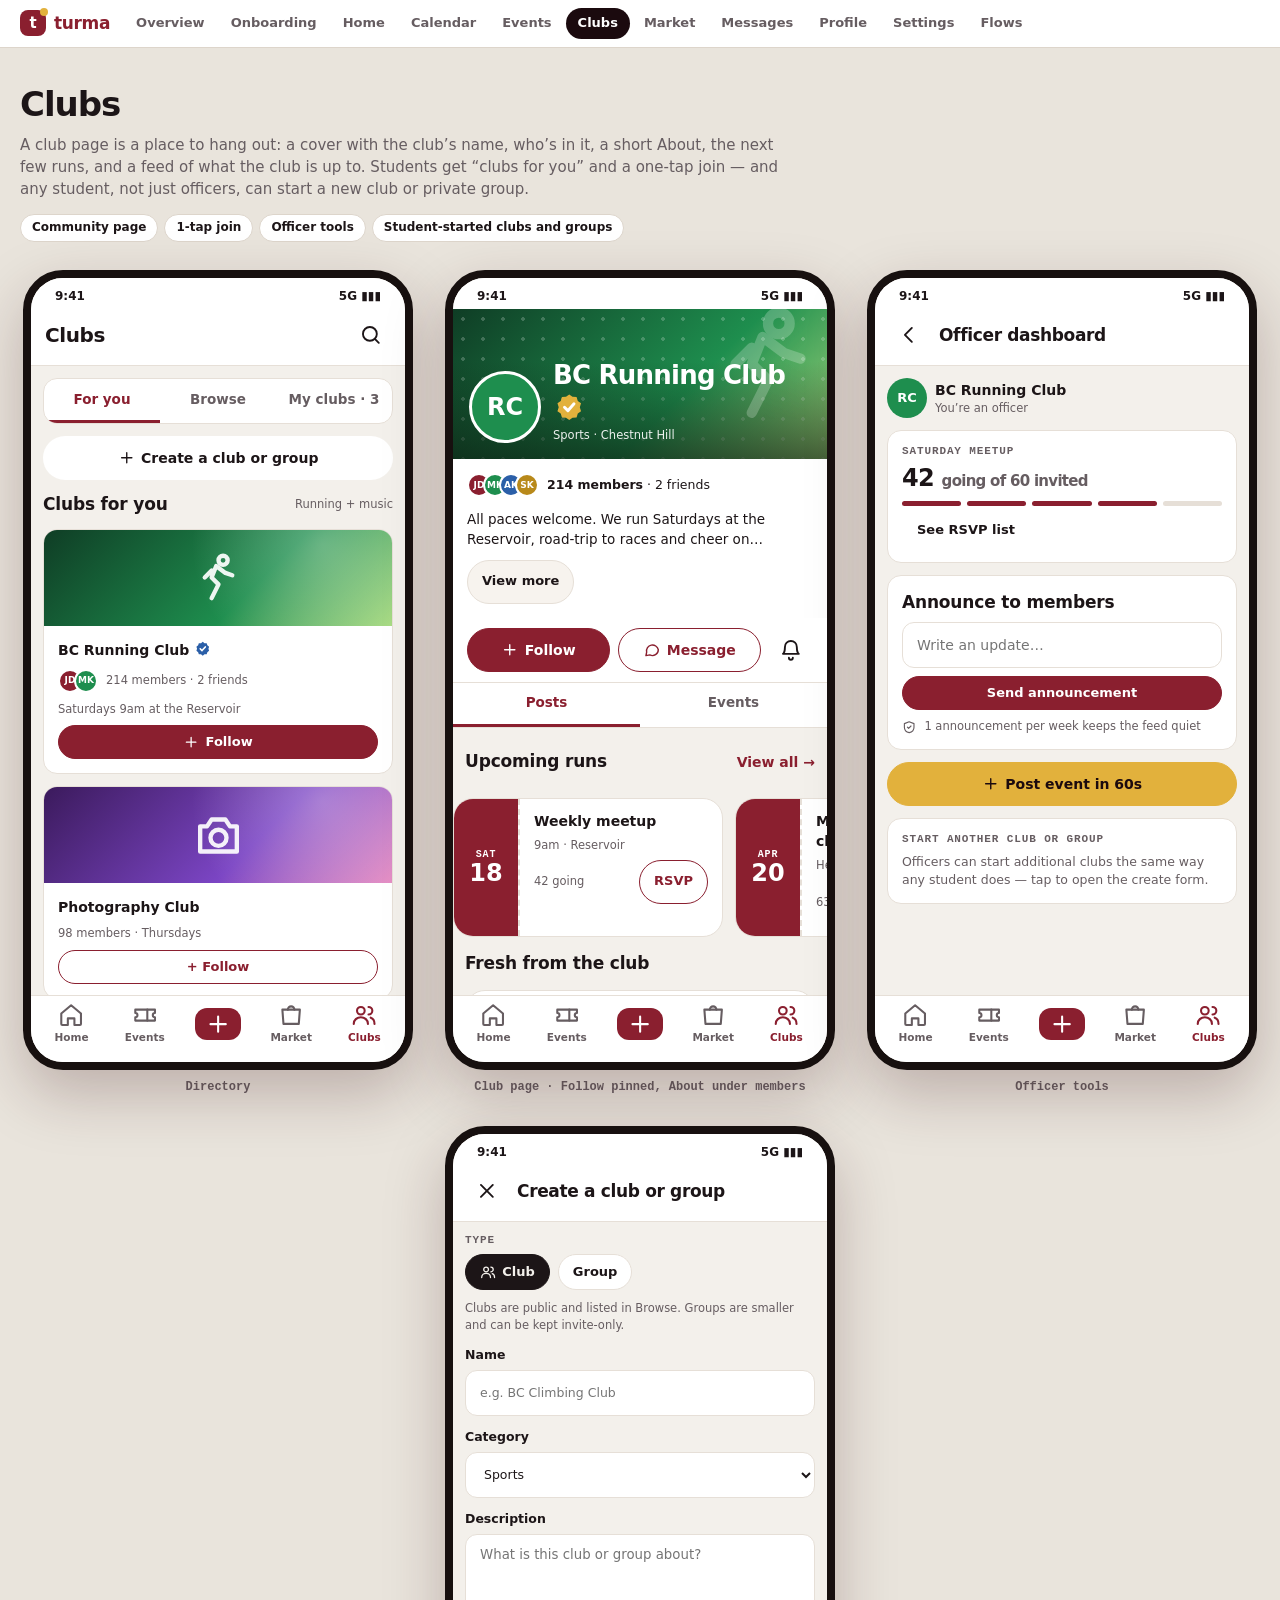
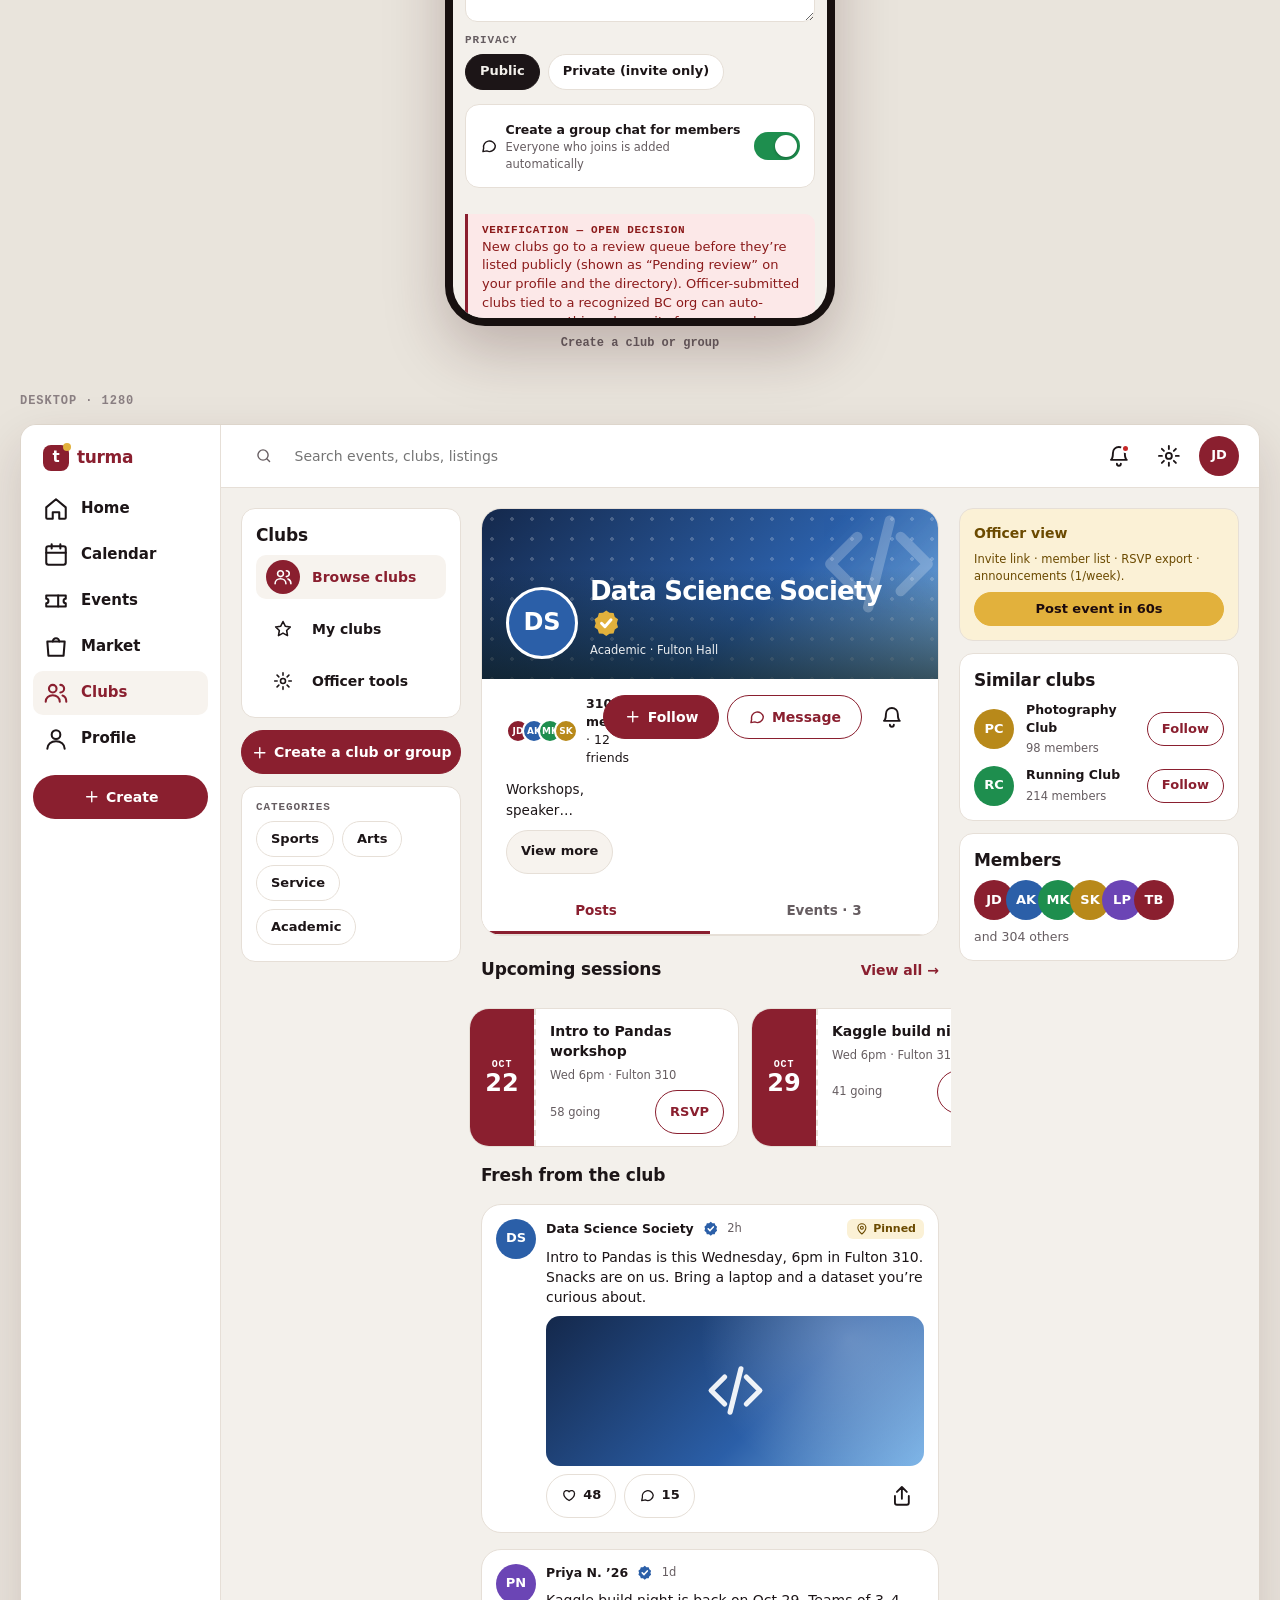
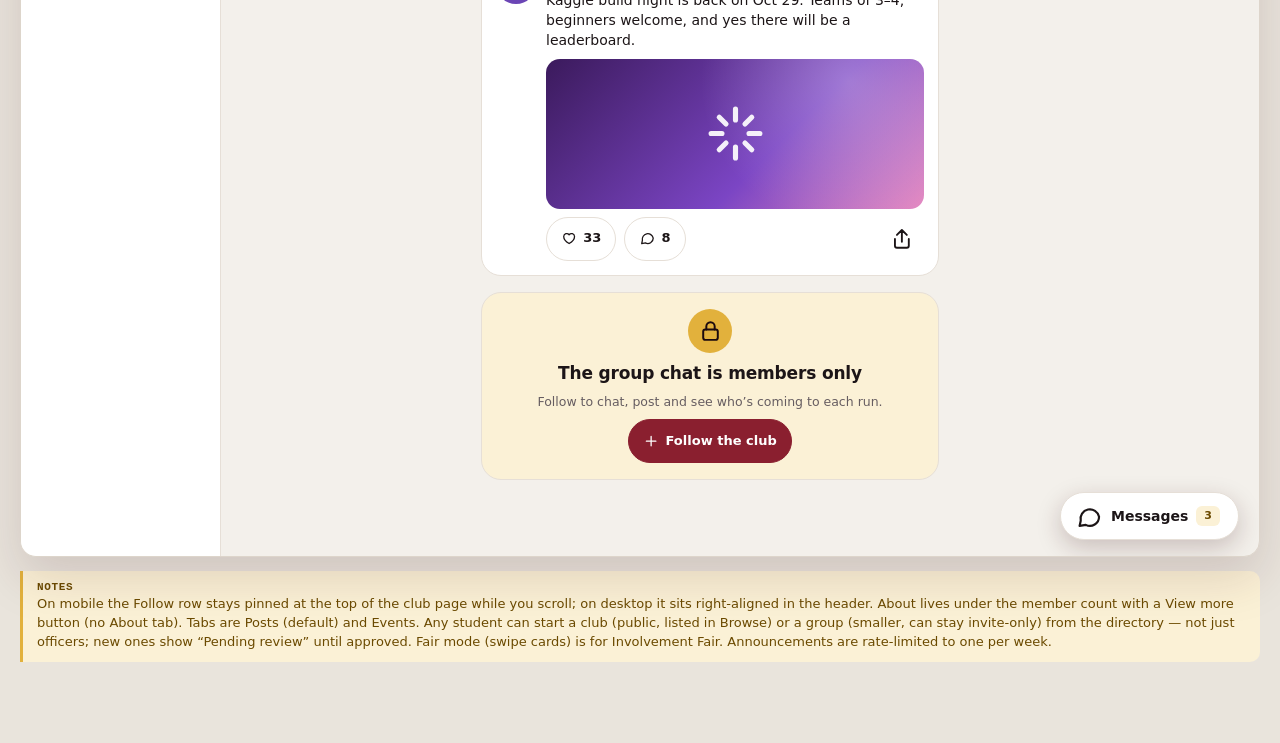
<file: 05-clubs.html>
<!doctype html><html lang="en"><head><meta charset="utf-8"><meta name="viewport" content="width=device-width,initial-scale=1"><title>05 Clubs — Turma</title><link rel="stylesheet" href="styles.css"></head><body>
<main class="page">
<h1>Clubs</h1>
<p class="lede">A club page is a place to hang out: a cover with the club’s name, who’s in it, a short About, the next few runs, and a feed of what the club is up to. Students get “clubs for you” and a one-tap join — and any student, not just officers, can start a new club or private group.</p>
<div class="tags"><span>Community page</span><span>1-tap join</span><span>Officer tools</span><span>Student-started clubs and groups</span></div>

<div class="phones">
<figure class="pw"><div class="phone" data-tab="clubs">
  <div class="mhdr"><div class="ttl sp">Clubs</div><button class="iconbtn"><i data-i="search"></i></button></div>
  <div class="pbody"><div class="tabs card" data-tabs><button class="on">For you</button><button>Browse</button><button>My clubs · 3</button></div>
    <a class="btn ghost block" href="#club-create"><i data-i="plus"></i>Create a club or group</a>
    <div class="row between"><div class="h2">Clubs for you</div><span class="xs muted">Running + music</span></div>
    <div class="card"><div class="art g3 banner"><i data-i="run"></i></div><div class="pad stack"><div class="row"><b class="sp">BC Running Club <i class="vt" data-i="verified"></i></b></div><div class="row xs muted"><span class="faces"><span class="av s">JD</span><span class="av s c3">MK</span></span>214 members · 2 friends</div><div class="xs muted">Saturdays 9am at the Reservoir</div><button class="btn block sm" data-toast="cj"><i data-i="plus"></i>Follow</button></div></div>
    <div class="card"><div class="art g4 banner"><i data-i="camera"></i></div><div class="pad stack"><b>Photography Club</b><div class="xs muted">98 members · Thursdays</div><button class="btn block sm sec">+ Follow</button></div></div>
    <div class="card"><div class="art g2 banner"><i data-i="code"></i></div><div class="pad stack"><b>Data Science Society</b><div class="xs muted">310 members · 12 friends</div><button class="btn block sm sec">+ Follow</button></div></div>
  </div><div class="toast" id="cj" hidden><i data-i="check"></i>Following. First meeting added to Home</div></div><figcaption>Directory</figcaption></figure>

<figure class="pw" id="club-page"><div class="phone club-page" data-tab="clubs">
  <div class="pbody" style="padding:0;gap:0">
    <div class="club-cover g3 pattern"><i class="wm" data-i="run"></i><span class="av lg c3">RC</span><div><div class="h1">BC Running Club <i class="vt" data-i="verified"></i></div><div class="xs" style="opacity:.92">Sports · Chestnut Hill</div></div></div>
    <div class="club-meta">
      <div class="row"><span class="faces"><span class="av s">JD</span><span class="av s c3">MK</span><span class="av s c2">AK</span><span class="av s c4">SK</span></span><span class="sm"><b>214 members</b> · 2 friends</span></div>
      <details class="about-teaser"><summary><p class="bio">All paces welcome. We run Saturdays at the Reservoir, road-trip to races and cheer on Marathon Monday. First-timers get a free singlet.</p><span class="btn ghost sm"><span class="o">View more</span><span class="c">View less</span></span></summary>
        <div class="more"><div class="kv"><span><i data-i="run"></i>Category</span><b>Sports</b><span><i data-i="users"></i>Privacy</span><b>Public club</b><span><i data-i="pin"></i>Location</span><b>Chestnut Hill</b><span><i data-i="cal"></i>Meets</span><b>Sat 9am · Reservoir</b><span><i data-i="mail"></i>Contact</span><b>@bcrun</b><span><i data-i="ticket"></i>Dues</span><b>Free</b></div><div class="h3">Officers · 3</div><div class="item"><span class="av c5">MR</span><div class="grow"><b>Maya R. ’26</b><span class="xs muted">President</span></div><button class="iconbtn" aria-label="Message Maya"><i data-i="chat"></i></button></div><div class="item"><span class="av c2">DP</span><div class="grow"><b>Dev P. ’27</b><span class="xs muted">Treasurer</span></div><button class="iconbtn" aria-label="Message Dev"><i data-i="chat"></i></button></div><div class="item"><span class="av c4">SO</span><div class="grow"><b>Sam O. ’26</b><span class="xs muted">Social chair</span></div><button class="iconbtn" aria-label="Message Sam"><i data-i="chat"></i></button></div><a class="link sm" href="#club-page" style="min-height:44px;display:inline-flex;align-items:center">Club files</a></div></details>
    </div>
    <div class="club-actions"><button class="btn sp" data-toast="cj2"><i data-i="plus"></i>Follow</button><button class="btn sec sp"><i data-i="chat"></i>Message</button><button class="iconbtn" aria-label="Get club alerts"><i data-i="bell"></i></button></div>
    <div class="tabs" data-tabs><button class="on" data-show="posts" data-for="clubtabs">Posts</button><button data-show="events" data-for="clubtabs">Events</button></div>
    <div id="clubtabs" style="padding:12px">
      <div data-state="posts" class="stack" style="gap:14px">
      <div class="between row"><div class="h2">Upcoming runs</div><button class="link sm" data-show="events" data-for="clubtabs">View all →</button></div><div class="strip event-strip"><div class="card"><div class="tk-date"><small>SAT</small><b>18</b></div><div class="tk-body"><b>Weekly meetup</b><div class="xs muted">9am · Reservoir</div><div class="between row"><span class="xs muted">42 going</span><button class="btn sm sec">RSVP</button></div></div></div><div class="card"><div class="tk-date"><small>APR</small><b>20</b></div><div class="tk-body"><b>Marathon Monday cheer</b><div class="xs muted">Heartbreak Hill</div><div class="between row"><span class="xs muted">63 going</span><button class="btn sm sec">RSVP</button></div></div></div></div>
      <div class="h2">Fresh from the club</div>
      <article class="card club-post"><span class="av c3">RC</span><div class="cp"><div class="row"><b class="sm">BC Running Club</b><i class="vt" data-i="verified"></i><span class="xs muted sp">1h</span><span class="badge gold"><i data-i="pin"></i>Pinned</span></div>
          <p>Saturday long run is ON, rain or shine. Meet at the Reservoir gate at 9am, all paces welcome.</p><div class="cp-media art g3"><i data-i="run"></i></div>
          <div class="cp-react"><button class="chip react" data-like><i data-i="heart"></i><b>54</b></button><button class="chip react"><i data-i="chat"></i>12</button><span class="sp"></span><button class="iconbtn" aria-label="Share post"><i data-i="share"></i></button></div></div></article>
      <article class="card club-post"><span class="av c5">MR</span><div class="cp"><div class="row"><b class="sm">Maya R. ’26</b><i class="vt" data-i="verified"></i><span class="xs muted sp">1d</span></div>
          <p>Marathon Monday cheer squad signups are open. We’re bringing signs, orange slices and a very loud speaker. Who’s in?</p><div class="cp-media art g5"><i data-i="flame"></i></div>
          <div class="cp-react"><button class="chip react" data-like><i data-i="heart"></i><b>37</b></button><button class="chip react"><i data-i="chat"></i>9</button><span class="sp"></span><button class="iconbtn" aria-label="Share post"><i data-i="share"></i></button></div></div></article>
      <div class="card lock-card"><span class="lk"><i data-i="lock"></i></span><div class="h2">The group chat is members only</div><div class="sm muted">Follow to chat, post and see who’s coming to each run.</div><button class="btn sm" data-toast="cj2"><i data-i="plus"></i>Follow the club</button></div>
      </div>
      <div data-state="events" class="stack" style="gap:14px" hidden>
        <div class="h2">Upcoming runs</div>
        <div class="card pad stack" style="padding:16px;gap:14px"><div class="item"><div class="date" style="background:var(--chip)"><small>SAT</small><b>18</b></div><div class="grow"><b>Weekly meetup</b><span class="xs muted">9am · Reservoir · 42 going</span></div><button class="btn sm sec">RSVP</button></div><div class="item"><div class="date" style="background:var(--chip)"><small>SAT</small><b>25</b></div><div class="grow"><b>Long run, 8 miles</b><span class="xs muted">8am · Reservoir · 19 going</span></div><button class="btn sm sec">RSVP</button></div><div class="item"><div class="date" style="background:var(--chip)"><small>APR</small><b>20</b></div><div class="grow"><b>Marathon Monday cheer</b><span class="xs muted">Heartbreak Hill · 63 going</span></div><button class="btn sm sec">RSVP</button></div></div><button class="link" data-show="posts" data-for="clubtabs" style="align-self:flex-start">← Back to posts</button>
      </div>
    </div>
  </div><div class="toast" id="cj2" hidden><i data-i="check"></i>Following BC Running Club. First run added to your calendar</div></div><figcaption>Club page · Follow pinned, About under members</figcaption></figure>

<figure class="pw"><div class="phone" data-tab="clubs">
  <div class="mhdr"><button class="iconbtn plain"><i data-i="back"></i></button><div class="ttl sp" style="font-size:17px">Officer dashboard</div></div>
  <div class="pbody"><div class="row"><span class="av c3">RC</span><div><b>BC Running Club</b><div class="xs muted">You’re an officer</div></div></div>
    <div class="card pad stack"><div class="h3">Saturday meetup</div><div class="h1">42 <span class="muted" style="font-size:15px;font-weight:600">going of 60 invited</span></div><div class="progress"><i class="on"></i><i class="on"></i><i class="on"></i><i class="on"></i><i></i></div><button class="btn ghost sm" style="align-self:flex-start">See RSVP list</button></div>
    <div class="card pad stack"><div class="h2">Announce to members</div><input placeholder="Write an update…"><button class="btn block sm">Send announcement</button><div class="xs muted row"><i data-i="shield"></i>1 announcement per week keeps the feed quiet</div></div>
    <a class="btn block gold" href="04-events.html#ev-create"><i data-i="plus"></i>Post event in 60s</a>
    <a class="card pad stack" style="background:var(--chip)" href="#club-create"><div class="h3">Start another club or group</div><div class="sm muted">Officers can start additional clubs the same way any student does — tap to open the create form.</div></a>
  </div></div><figcaption>Officer tools</figcaption></figure>

<figure class="pw" id="club-create"><div class="phone" data-nav="none">
  <div class="mhdr"><button class="iconbtn plain"><i data-i="x"></i></button><div class="ttl sp" style="font-size:17px">Create a club or group</div></div>
  <div class="pbody"><div class="stack"><div class="h3">Type</div><div class="chips" data-chips><span class="chip on"><i data-i="users"></i>Club</span><span class="chip">Group</span></div><p class="xs muted" style="margin:0">Clubs are public and listed in Browse. Groups are smaller and can be kept invite-only.</p></div>
    <label class="f">Name<input placeholder="e.g. BC Climbing Club"></label>
    <label class="f">Category<select><option>Sports</option><option>Arts</option><option>Service</option><option>Academic</option><option>Social</option></select></label>
    <label class="f">Description<textarea placeholder="What is this club or group about?"></textarea></label>
    <div class="stack"><div class="h3">Privacy</div><div class="chips" data-chips><span class="chip on">Public</span><span class="chip">Private (invite only)</span></div></div>
    <div class="card pad row"><i data-i="chat"></i><div class="sp"><b class="sm">Create a group chat for members</b><div class="xs muted">Everyone who joins is added automatically</div></div><button class="switch on" aria-label="Create a group chat for members"></button></div>
    <div class="note open"><b>Verification — open decision</b>New clubs go to a review queue before they’re listed publicly (shown as “Pending review” on your profile and the directory). Officer-submitted clubs tied to a recognized BC org can auto-approve; anything else waits for a manual check, target ~2 business days. Exact process to be finalised with Student Programs.</div>
    <div class="sp"></div><button class="btn block" data-toast="ccr">Submit for review</button></div>
  <div class="toast" id="ccr" hidden><i data-i="check"></i>Submitted. Pending review, usually within 2 days</div></div><figcaption>Create a club or group</figcaption></figure>
</div>

<div class="sec-label">Desktop · 1280</div>
<div class="desk" data-tab="clubs"><div class="dbody">
  <div class="rail"><div class="card pad stack"><div class="h2">Clubs</div><a class="side-link on"><i data-i="users"></i>Browse clubs</a><a class="side-link"><i data-i="star"></i>My clubs</a><a class="side-link"><i data-i="gear"></i>Officer tools</a></div>
    <button class="btn block" data-sheet="clubCreateModal"><i data-i="plus"></i>Create a club or group</button>
    <div class="card pad stack"><div class="h3">Categories</div><div class="chips wrap"><span class="chip">Sports</span><span class="chip">Arts</span><span class="chip">Service</span><span class="chip">Academic</span></div></div></div>
  <div class="col club-page"><div class="card"><div class="club-cover g2 pattern" style="min-height:170px;padding:20px 24px"><i class="wm" data-i="code"></i><span class="av lg c2">DS</span><div><div class="h1">Data Science Society <i class="vt" data-i="verified"></i></div><div class="xs" style="opacity:.92">Academic · Fulton Hall</div></div></div>
    <div class="row" style="padding:16px 24px;align-items:flex-start;gap:20px"><div class="sp stack" style="gap:12px;min-width:0">
      <div class="row"><span class="faces"><span class="av s">JD</span><span class="av s c2">AK</span><span class="av s c3">MK</span><span class="av s c4">SK</span></span><span class="sm"><b>310 members</b> · 12 friends</span></div>
      <details class="about-teaser"><summary><p class="bio">Workshops, speaker nights and build weekends for anyone curious about data, from first-time coders to grad students. Come as you are, we’ll bring the snacks.</p><span class="btn ghost sm"><span class="o">View more</span><span class="c">View less</span></span></summary>
        <div class="more"><div class="kv"><span><i data-i="code"></i>Category</span><b>Academic</b><span><i data-i="users"></i>Privacy</span><b>Public club</b><span><i data-i="pin"></i>Location</span><b>Fulton Hall</b><span><i data-i="cal"></i>Meets</span><b>Wed 6pm · Fulton 310</b><span><i data-i="mail"></i>Contact</span><b>@bcdatasci</b><span><i data-i="ticket"></i>Dues</span><b>Free</b></div><div class="h3">Officers · 3</div><div class="item"><span class="av c5">PN</span><div class="grow"><b>Priya N. ’26</b><span class="xs muted">President</span></div><button class="iconbtn" aria-label="Message Priya"><i data-i="chat"></i></button></div><div class="item"><span class="av c3">LK</span><div class="grow"><b>Leo K. ’27</b><span class="xs muted">Events lead</span></div><button class="iconbtn" aria-label="Message Leo"><i data-i="chat"></i></button></div><div class="item"><span class="av c4">AG</span><div class="grow"><b>Ana G. ’26</b><span class="xs muted">Treasurer</span></div><button class="iconbtn" aria-label="Message Ana"><i data-i="chat"></i></button></div><a class="link sm" href="#club-page" style="min-height:44px;display:inline-flex;align-items:center">Club files</a></div></details></div>
      <div class="row"><button class="btn"><i data-i="plus"></i>Follow</button><button class="btn sec"><i data-i="chat"></i>Message</button><button class="iconbtn" aria-label="Get club alerts"><i data-i="bell"></i></button></div></div>
    <div class="tabs" data-tabs><button class="on" data-show="posts" data-for="clubtabs-d">Posts</button><button data-show="events" data-for="clubtabs-d">Events · 3</button></div></div>
    <div id="clubtabs-d">
      <div data-state="posts" class="col" style="gap:16px">
      <div class="between row"><div class="h2">Upcoming sessions</div><button class="link sm" data-show="events" data-for="clubtabs-d">View all →</button></div><div class="strip event-strip"><div class="card"><div class="tk-date"><small>OCT</small><b>22</b></div><div class="tk-body"><b>Intro to Pandas workshop</b><div class="xs muted">Wed 6pm · Fulton 310</div><div class="between row"><span class="xs muted">58 going</span><button class="btn sm sec">RSVP</button></div></div></div><div class="card"><div class="tk-date"><small>OCT</small><b>29</b></div><div class="tk-body"><b>Kaggle build night</b><div class="xs muted">Wed 6pm · Fulton 310</div><div class="between row"><span class="xs muted">41 going</span><button class="btn sm sec">RSVP</button></div></div></div><div class="card"><div class="tk-date"><small>NOV</small><b>5</b></div><div class="tk-body"><b>Guest talk: data at Fenway</b><div class="xs muted">Wed 6pm · Devlin 101</div><div class="between row"><span class="xs muted">77 going</span><button class="btn sm sec">RSVP</button></div></div></div></div>
      <div class="h2">Fresh from the club</div>
      <article class="card club-post"><span class="av c2">DS</span><div class="cp"><div class="row"><b class="sm">Data Science Society</b><i class="vt" data-i="verified"></i><span class="xs muted sp">2h</span><span class="badge gold"><i data-i="pin"></i>Pinned</span></div>
          <p>Intro to Pandas is this Wednesday, 6pm in Fulton 310. Snacks are on us. Bring a laptop and a dataset you’re curious about.</p><div class="cp-media art g2"><i data-i="code"></i></div>
          <div class="cp-react"><button class="chip react" data-like><i data-i="heart"></i><b>48</b></button><button class="chip react"><i data-i="chat"></i>15</button><span class="sp"></span><button class="iconbtn" aria-label="Share post"><i data-i="share"></i></button></div></div></article>
      <article class="card club-post"><span class="av c5">PN</span><div class="cp"><div class="row"><b class="sm">Priya N. ’26</b><i class="vt" data-i="verified"></i><span class="xs muted sp">1d</span></div>
          <p>Kaggle build night is back on Oct 29. Teams of 3–4, beginners welcome, and yes there will be a leaderboard.</p><div class="cp-media art g4"><i data-i="spark"></i></div>
          <div class="cp-react"><button class="chip react" data-like><i data-i="heart"></i><b>33</b></button><button class="chip react"><i data-i="chat"></i>8</button><span class="sp"></span><button class="iconbtn" aria-label="Share post"><i data-i="share"></i></button></div></div></article>
      <div class="card lock-card"><span class="lk"><i data-i="lock"></i></span><div class="h2">The group chat is members only</div><div class="sm muted">Follow to chat, post and see who’s coming to each run.</div><button class="btn sm"><i data-i="plus"></i>Follow the club</button></div>
      </div>
      <div data-state="events" class="col" style="gap:16px" hidden>
        <div class="h2">Upcoming sessions</div>
        <div class="card pad stack" style="padding:16px;gap:14px"><div class="item"><div class="date" style="background:var(--chip)"><small>OCT</small><b>22</b></div><div class="grow"><b>Intro to Pandas workshop</b><span class="xs muted">Wed 6pm · Fulton 310 · snacks · 58 going</span></div><button class="btn sm sec">RSVP</button></div><div class="item"><div class="date" style="background:var(--chip)"><small>OCT</small><b>29</b></div><div class="grow"><b>Kaggle build night</b><span class="xs muted">Wed 6pm · Fulton 310 · 41 going</span></div><button class="btn sm sec">RSVP</button></div><div class="item"><div class="date" style="background:var(--chip)"><small>NOV</small><b>5</b></div><div class="grow"><b>Guest talk: data at Fenway</b><span class="xs muted">Wed 6pm · Devlin 101 · 77 going</span></div><button class="btn sm sec">RSVP</button></div></div><button class="link" data-show="posts" data-for="clubtabs-d" style="align-self:flex-start">← Back to posts</button>
      </div>
    </div></div>
  <div class="rail"><div class="card pad stack" style="background:var(--gold-soft);color:var(--gold-ink)"><b>Officer view</b><div class="xs">Invite link · member list · RSVP export · announcements (1/week).</div><button class="btn gold sm">Post event in 60s</button></div><div class="card pad stack"><div class="h2">Similar clubs</div><div class="item"><span class="av c4">PC</span><div class="grow"><b class="sm">Photography Club</b><span class="xs muted">98 members</span></div><button class="btn sm sec">Follow</button></div><div class="item"><span class="av c3">RC</span><div class="grow"><b class="sm">Running Club</b><span class="xs muted">214 members</span></div><button class="btn sm sec">Follow</button></div></div><div class="card pad stack"><div class="h2">Members</div><span class="faces"><span class="av">JD</span><span class="av c2">AK</span><span class="av c3">MK</span><span class="av c4">SK</span><span class="av c5">LP</span><span class="av">TB</span></span><div class="sm muted">and 304 others</div></div></div>
</div></div>
<div class="modal-scrim" id="clubCreateModal" hidden><div class="modal">
  <div class="between row"><div class="h2">Create a club or group</div><button class="iconbtn plain" data-sheet="clubCreateModal" aria-label="Close"><i data-i="x"></i></button></div>
  <div class="stack"><div class="h3">Type</div><div class="chips" data-chips><span class="chip on"><i data-i="users"></i>Club</span><span class="chip">Group</span></div><p class="xs muted" style="margin:0">Clubs are public and listed in Browse. Groups are smaller and can be kept invite-only.</p></div>
  <label class="f">Name<input placeholder="e.g. BC Climbing Club"></label>
  <div class="row"><label class="f sp">Category<select><option>Sports</option><option>Arts</option><option>Service</option><option>Academic</option><option>Social</option></select></label><label class="f sp">Privacy<select><option>Public</option><option>Private (invite only)</option></select></label></div>
  <label class="f">Description<textarea placeholder="What is this club or group about?"></textarea></label>
  <div class="card pad row"><i data-i="chat"></i><div class="sp"><b class="sm">Create a group chat for members</b><div class="xs muted">Everyone who joins is added automatically</div></div><button class="switch on" aria-label="Create a group chat for members"></button></div>
  <div class="note open"><b>Verification — open decision</b>New clubs are reviewed before they’re listed publicly. Recognized-org officers can auto-approve; everyone else waits ~2 business days for a manual check. To be finalised with Student Programs.</div>
  <button class="btn block" data-sheet="clubCreateModal">Submit for review</button>
</div></div>
<div class="note"><b>Notes</b>On mobile the Follow row stays pinned at the top of the club page while you scroll; on desktop it sits right-aligned in the header. About lives under the member count with a View more button (no About tab). Tabs are Posts (default) and Events. Any student can start a club (public, listed in Browse) or a group (smaller, can stay invite-only) from the directory — not just officers; new ones show “Pending review” until approved. Fair mode (swipe cards) is for Involvement Fair. Announcements are rate-limited to one per week.</div>
</main><script src="app.js"></script></body></html>
</file>
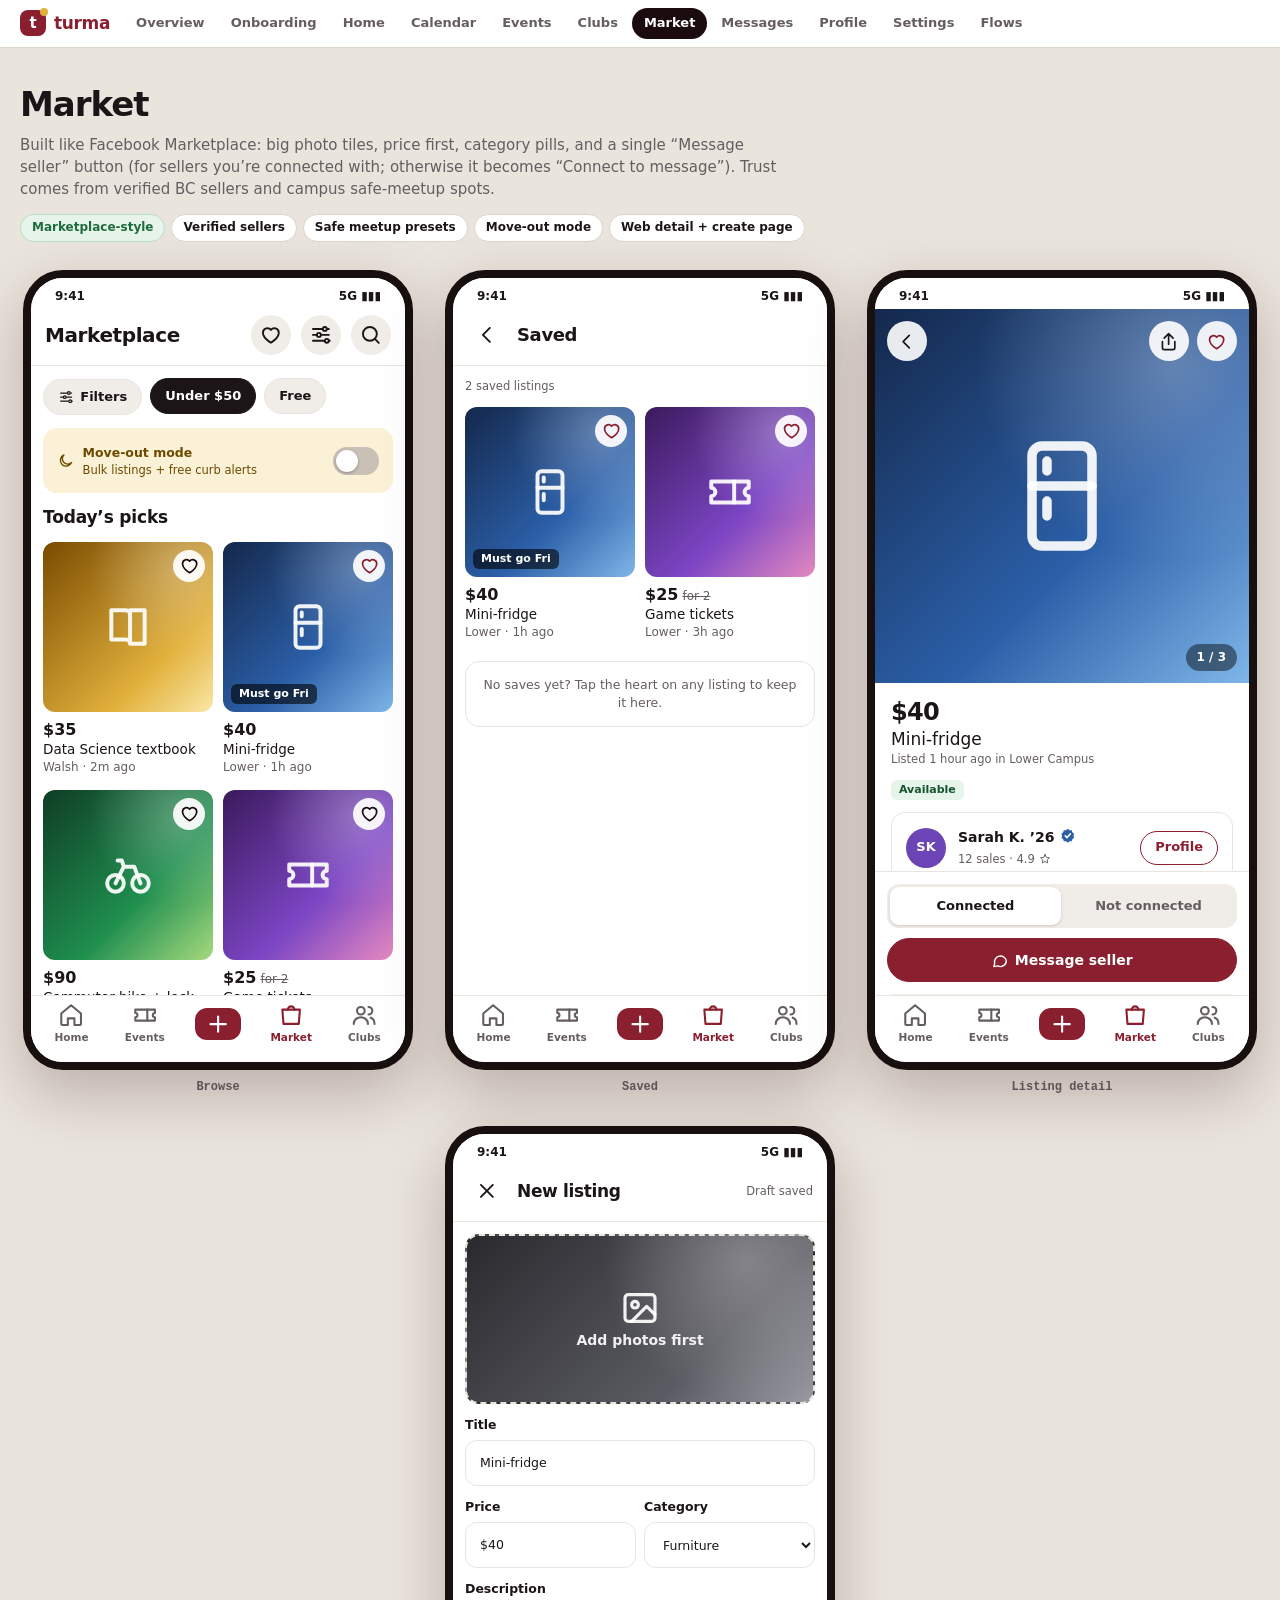
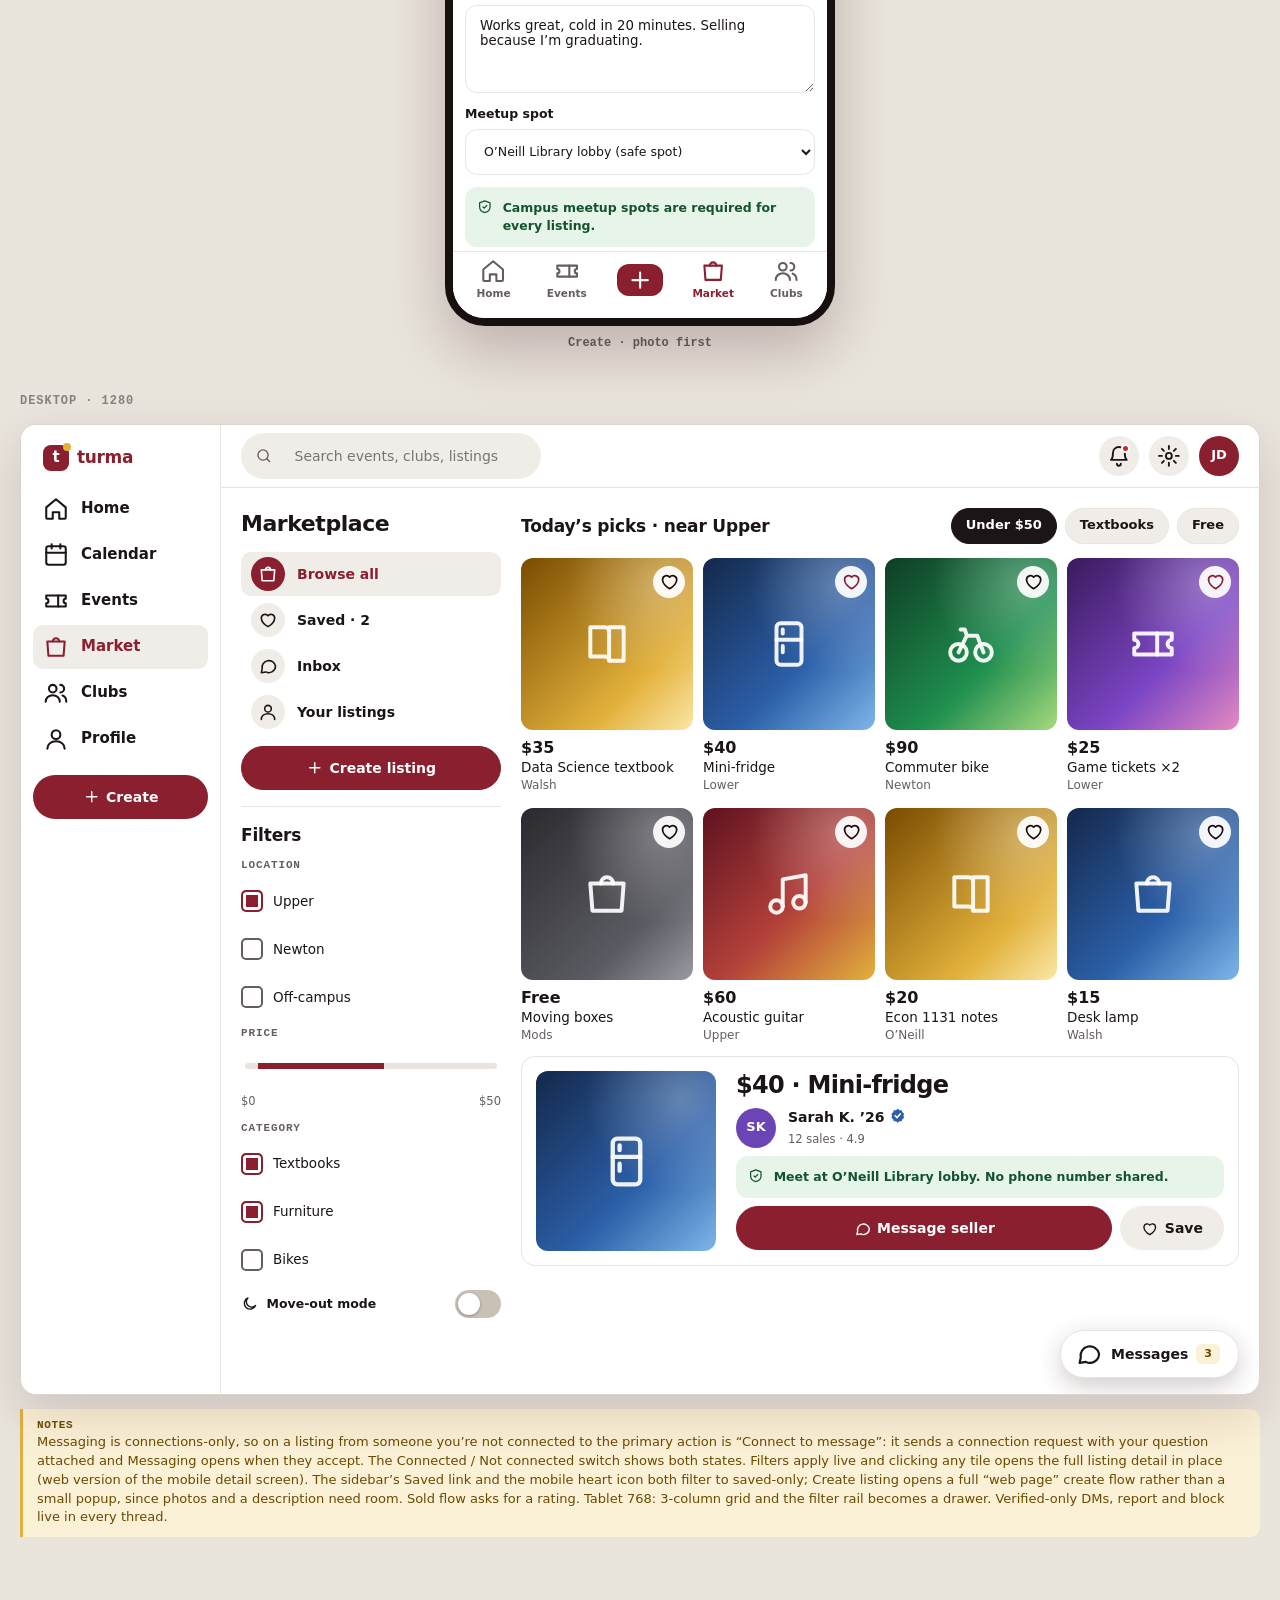
<file: 06-marketplace.html>
<!doctype html><html lang="en"><head><meta charset="utf-8"><meta name="viewport" content="width=device-width,initial-scale=1"><title>06 Market — Turma</title><link rel="stylesheet" href="styles.css"></head><body>
<main class="page">
<h1>Market</h1>
<p class="lede">Built like Facebook Marketplace: big photo tiles, price first, category pills, and a single “Message seller” button (for sellers you’re connected with; otherwise it becomes “Connect to message”). Trust comes from verified BC sellers and campus safe-meetup spots.</p>
<div class="tags"><span class="fb">Marketplace-style</span><span>Verified sellers</span><span>Safe meetup presets</span><span>Move-out mode</span><span>Web detail + create page</span></div>

<div class="phones">
<figure class="pw"><div class="phone" data-tab="market" data-theme="mkt">
  <div class="mhdr"><div class="ttl sp">Marketplace</div><a class="iconbtn" href="#mkt-saved" aria-label="Saved listings"><i data-i="heart"></i></a><button class="iconbtn" data-sheet="mktFiltersM" aria-label="Filters"><i data-i="filter"></i></button><button class="iconbtn"><i data-i="search"></i></button></div>
  <div class="pbody"><div class="row" style="gap:8px;align-items:center;flex-wrap:wrap"><button class="chip" data-sheet="mktFiltersM"><i data-i="filter"></i>Filters</button><span class="chips" data-chips style="flex:1"><span class="chip on">Under $50</span><span class="chip">Free</span></span></div>
    <div class="card pad row" style="background:var(--gold-soft);color:var(--gold-ink);border:0"><i data-i="moon"></i><div class="sp"><b class="sm">Move-out mode</b><div class="xs">Bulk listings + free curb alerts</div></div><button class="switch" aria-label="Move-out mode"></button></div>
    <div class="h2">Today’s picks</div>
    <div class="tiles">
      <a class="tile" href="#mkt-detail"><div class="art g5" style="position:relative"><button class="save"><i data-i="heart"></i></button><i data-i="book"></i></div><div class="pr">$35</div><div class="tt">Data Science textbook</div><div class="lo">Walsh · 2m ago</div></a>
      <a class="tile" href="#mkt-detail"><div class="art g2"><button class="save on"><i data-i="heart"></i></button><i data-i="fridge"></i><span class="badge">Must go Fri</span></div><div class="pr">$40</div><div class="tt">Mini-fridge</div><div class="lo">Lower · 1h ago</div></a>
      <a class="tile" href="#mkt-detail"><div class="art g3"><button class="save"><i data-i="heart"></i></button><i data-i="bike"></i></div><div class="pr">$90</div><div class="tt">Commuter bike + lock</div><div class="lo">Newton · 1d ago</div></a>
      <a class="tile" href="#mkt-detail"><div class="art g4"><button class="save"><i data-i="heart"></i></button><i data-i="ticket"></i></div><div class="pr">$25<s>for 2</s></div><div class="tt">Game tickets</div><div class="lo">Lower · 3h ago</div></a>
      <a class="tile" href="#mkt-detail"><div class="art g6"><button class="save"><i data-i="heart"></i></button><i data-i="bag"></i></div><div class="pr">Free</div><div class="tt">Moving boxes</div><div class="lo">Mods · 5h ago</div></a>
      <a class="tile" href="#mkt-detail"><div class="art g1"><button class="save"><i data-i="heart"></i></button><i data-i="music"></i></div><div class="pr">$60</div><div class="tt">Acoustic guitar</div><div class="lo">Upper · 6h ago</div></a>
    </div>
    <div class="scrim" id="mktFiltersM-scrim" hidden data-sheet="mktFiltersM"></div>
  <div class="sheet" id="mktFiltersM" hidden><div class="between row"><div class="h2">Filters</div><button class="link" data-sheet="mktFiltersM">Close</button></div>
    <div class="stack"><div class="h3">Location</div><span class="chk on">Upper</span><span class="chk">Newton</span><span class="chk">Off-campus</span></div>
    <div class="stack"><div class="h3">Price</div><div class="range"></div><div class="row between xs muted"><span>$0</span><span>$50</span></div></div>
    <div class="stack"><div class="h3">Category</div><span class="chk on">Textbooks</span><span class="chk on">Furniture</span><span class="chk">Bikes</span></div>
    <div class="row sm" style="align-items:center"><i data-i="moon"></i><span class="sp b">Move-out mode</span><button class="switch"></button></div>
    <div class="row"><button class="btn ghost">Clear</button><button class="btn sp" data-sheet="mktFiltersM">Show results</button></div></div>
</div></div><figcaption>Browse</figcaption></figure>

<figure class="pw" id="mkt-saved"><div class="phone" data-tab="market" data-theme="mkt">
  <div class="mhdr"><a class="iconbtn plain" href="06-marketplace.html"><i data-i="back"></i></a><div class="ttl sp" style="font-size:18px">Saved</div></div>
  <div class="pbody"><div class="xs muted">2 saved listings</div>
    <div class="tiles">
      <a class="tile" href="#mkt-detail"><div class="art g2"><button class="save on"><i data-i="heart"></i></button><i data-i="fridge"></i><span class="badge">Must go Fri</span></div><div class="pr">$40</div><div class="tt">Mini-fridge</div><div class="lo">Lower · 1h ago</div></a>
      <a class="tile" href="#mkt-detail"><div class="art g4"><button class="save on"><i data-i="heart"></i></button><i data-i="ticket"></i></div><div class="pr">$25<s>for 2</s></div><div class="tt">Game tickets</div><div class="lo">Lower · 3h ago</div></a>
    </div>
    <div class="card pad" style="text-align:center;margin-top:8px"><p class="sm muted" style="margin:0">No saves yet? Tap the heart on any listing to keep it here.</p></div>
  </div></div><figcaption>Saved</figcaption></figure>

<figure class="pw" id="mkt-detail"><div class="phone" data-tab="market" data-theme="mkt">
  <div class="pbody" style="padding:0;gap:0"><div class="art g2" style="aspect-ratio:1;flex:none"><i data-i="fridge" style="font-size:96px"></i><div class="row" style="position:absolute;top:12px;left:12px;right:12px;justify-content:space-between;z-index:2"><button class="iconbtn" style="background:rgba(255,255,255,.9)"><i data-i="back"></i></button><span class="row"><button class="iconbtn" style="background:rgba(255,255,255,.9)"><i data-i="share"></i></button><button class="iconbtn save on" style="background:rgba(255,255,255,.9);color:var(--maroon);position:static"><i data-i="heart"></i></button></span></div><span class="glass" style="position:absolute;bottom:12px;right:12px;z-index:2">1 / 3</span></div>
    <div class="stack" style="padding:16px;gap:12px"><div><div class="h1">$40</div><div style="font-size:17px">Mini-fridge</div><div class="xs muted">Listed 1 hour ago in Lower Campus</div></div>
      <span class="badge ok" style="align-self:flex-start">Available</span>
      <div class="item card pad"><span class="av c5">SK</span><div class="grow"><b>Sarah K. ’26 <i class="vt" data-i="verified"></i></b><span class="xs muted">12 sales · 4.9 <i data-i="star" style="width:12px;height:12px;vertical-align:-2px"></i></span></div><button class="btn sm sec">Profile</button></div>
      <div class="sm">Works great, cold in 20 minutes. Selling because I’m graduating. Must go by Friday.</div>
      <div class="safe"><i data-i="shield"></i><div>Meet at <b>O’Neill Library lobby</b>, a well-lit campus spot. Your number stays private in chat.</div></div>
      <div class="mapbox" style="height:110px"><i data-i="pin" style="left:46%;top:30%"></i></div>
      <div class="xs muted row between"><button class="link" style="color:var(--muted)">Report listing</button><button class="link" style="color:var(--muted)">Safety tips</button></div>
    </div>
    <div class="cta" id="mktcta" style="position:sticky;bottom:0;margin:auto 0 0;flex-direction:column;align-items:stretch">
      <div class="seg" data-tabs style="margin-bottom:2px"><button class="on" data-show="conn" data-for="mktcta">Connected</button><button data-show="noconn" data-for="mktcta">Not connected</button></div>
      <div data-state="conn"><button class="btn block" data-toast="mt"><i data-i="chat"></i>Message seller</button></div>
      <div data-state="noconn" class="stack" hidden><button class="btn block" data-toast="mt2"><i data-i="users"></i>Connect to message</button><div class="xs muted row"><i data-i="lock"></i>Messaging opens once Sarah accepts. Your question about the fridge goes with the request.</div></div></div>
  </div><div class="toast" id="mt2" hidden><i data-i="check"></i>Request sent. You can message Sarah once she accepts</div><div class="toast" id="mt" hidden><i data-i="check"></i>Sent. Sarah usually replies in about an hour</div></div><figcaption>Listing detail</figcaption></figure>

<figure class="pw" id="mkt-create"><div class="phone" data-tab="market" data-theme="mkt">
  <div class="mhdr"><button class="iconbtn plain"><i data-i="x"></i></button><div class="ttl sp" style="font-size:17px">New listing</div><span class="xs muted">Draft saved</span></div>
  <div class="pbody"><div class="art g6" style="height:170px;border-radius:14px;border:2px dashed var(--line)"><span class="col b" style="z-index:2;align-items:center;gap:2px"><i data-i="image" style="font-size:32px"></i>Add photos first</span></div>
    <label class="f">Title<input value="Mini-fridge"></label>
    <div class="row"><label class="f sp">Price<input value="$40"></label><label class="f sp">Category<select><option>Furniture</option><option>Textbooks</option></select></label></div>
    <label class="f">Description<textarea placeholder="Condition, why you’re selling, anything a buyer should know">Works great, cold in 20 minutes. Selling because I’m graduating.</textarea></label>
    <label class="f">Meetup spot<select><option>O’Neill Library lobby (safe spot)</option><option>Lower lobby</option></select></label>
    <div class="safe"><i data-i="shield"></i>Campus meetup spots are required for every listing.</div>
    <div class="sp"></div><button class="btn block">Post listing</button></div></div><figcaption>Create · photo first</figcaption></figure>
</div>

<div class="sec-label">Desktop · 1280</div>
<div class="desk" id="mktdesk" data-tab="market" data-theme="mkt">
  <div class="dbody two" data-state="browse">
  <div class="rail"><div class="side-h">Marketplace</div>
    <div class="stack" style="gap:2px"><a class="side-link on" data-show="browse" data-for="mktdesk"><i data-i="bag"></i>Browse all</a><a class="side-link" data-show="saved" data-for="mktdesk"><i data-i="heart"></i>Saved · 2</a><a class="side-link" href="07-messaging.html"><i data-i="chat"></i>Inbox</a><a class="side-link"><i data-i="user"></i>Your listings</a></div>
    <button class="btn block" data-show="create" data-for="mktdesk"><i data-i="plus"></i>Create listing</button><div class="divider"></div>
    <div class="h2">Filters</div><div class="h3">Location</div><span class="chk on">Upper</span><span class="chk">Newton</span><span class="chk">Off-campus</span>
    <div class="h3">Price</div><div class="range"></div><div class="row between xs muted"><span>$0</span><span>$50</span></div>
    <div class="h3">Category</div><span class="chk on">Textbooks</span><span class="chk on">Furniture</span><span class="chk">Bikes</span>
    <div class="row"><i data-i="moon"></i><span class="sp sm b">Move-out mode</span><button class="switch"></button></div></div>
  <div class="col"><div class="row between"><div class="h2">Today’s picks · near Upper</div><div class="chips" data-chips><span class="chip on">Under $50</span><span class="chip">Textbooks</span><span class="chip">Free</span></div></div>
    <div class="tiles d4">
      <div class="tile" style="cursor:pointer" data-show="detail" data-for="mktdesk"><div class="art g5"><button class="save"><i data-i="heart"></i></button><i data-i="book"></i></div><div class="pr">$35</div><div class="tt">Data Science textbook</div><div class="lo">Walsh</div></div>
      <div class="tile" style="cursor:pointer" data-show="detail" data-for="mktdesk"><div class="art g2"><button class="save on"><i data-i="heart"></i></button><i data-i="fridge"></i></div><div class="pr">$40</div><div class="tt">Mini-fridge</div><div class="lo">Lower</div></div>
      <div class="tile" style="cursor:pointer" data-show="detail" data-for="mktdesk"><div class="art g3"><button class="save"><i data-i="heart"></i></button><i data-i="bike"></i></div><div class="pr">$90</div><div class="tt">Commuter bike</div><div class="lo">Newton</div></div>
      <div class="tile" style="cursor:pointer" data-show="detail" data-for="mktdesk"><div class="art g4"><button class="save on"><i data-i="heart"></i></button><i data-i="ticket"></i></div><div class="pr">$25</div><div class="tt">Game tickets ×2</div><div class="lo">Lower</div></div>
      <div class="tile" style="cursor:pointer" data-show="detail" data-for="mktdesk"><div class="art g6"><button class="save"><i data-i="heart"></i></button><i data-i="bag"></i></div><div class="pr">Free</div><div class="tt">Moving boxes</div><div class="lo">Mods</div></div>
      <div class="tile" style="cursor:pointer" data-show="detail" data-for="mktdesk"><div class="art g1"><button class="save"><i data-i="heart"></i></button><i data-i="music"></i></div><div class="pr">$60</div><div class="tt">Acoustic guitar</div><div class="lo">Upper</div></div>
      <div class="tile" style="cursor:pointer" data-show="detail" data-for="mktdesk"><div class="art g5"><button class="save"><i data-i="heart"></i></button><i data-i="book"></i></div><div class="pr">$20</div><div class="tt">Econ 1131 notes</div><div class="lo">O’Neill</div></div>
      <div class="tile" style="cursor:pointer" data-show="detail" data-for="mktdesk"><div class="art g2"><button class="save"><i data-i="heart"></i></button><i data-i="bag"></i></div><div class="pr">$15</div><div class="tt">Desk lamp</div><div class="lo">Walsh</div></div>
    </div>
    <div class="card pad row" style="gap:20px;cursor:pointer" data-show="detail" data-for="mktdesk"><div class="art g2" style="width:180px;height:180px;border-radius:12px"><i data-i="fridge"></i></div><div class="sp stack"><div class="h1">$40 · Mini-fridge</div><div class="item"><span class="av c5">SK</span><div class="grow"><b>Sarah K. ’26 <i class="vt" data-i="verified"></i></b><span class="xs muted">12 sales · 4.9</span></div></div><div class="safe"><i data-i="shield"></i>Meet at O’Neill Library lobby. No phone number shared.</div><div class="row"><button class="btn sp"><i data-i="chat"></i>Message seller</button><button class="btn ghost"><i data-i="heart"></i>Save</button></div></div></div>
  </div>
  </div>
  <div class="dbody two" data-state="saved" hidden>
    <div class="rail"><button class="link" data-show="browse" data-for="mktdesk" style="display:flex;align-items:center;gap:6px"><i data-i="back"></i>Back to browse</button></div>
    <div class="col"><div class="h2">Saved · 2</div>
      <div class="tiles d4">
        <div class="tile" style="cursor:pointer" data-show="detail" data-for="mktdesk"><div class="art g2"><button class="save on"><i data-i="heart"></i></button><i data-i="fridge"></i></div><div class="pr">$40</div><div class="tt">Mini-fridge</div><div class="lo">Lower</div></div>
        <div class="tile" style="cursor:pointer" data-show="detail" data-for="mktdesk"><div class="art g4"><button class="save on"><i data-i="heart"></i></button><i data-i="ticket"></i></div><div class="pr">$25</div><div class="tt">Game tickets ×2</div><div class="lo">Lower</div></div>
      </div>
      <p class="sm muted">Unsave a listing from its detail page or by tapping the heart again.</p>
    </div>
  </div>
  <div class="dbody two" data-state="detail" hidden>
    <div class="rail"><button class="link" data-show="browse" data-for="mktdesk" style="display:flex;align-items:center;gap:6px"><i data-i="back"></i>Back to browse</button>
      <div class="card"><div class="art g2" style="height:220px"><i data-i="fridge"></i></div></div>
      <div class="card pad stack"><div class="h3">Seller</div><div class="item"><span class="av c5">SK</span><div class="grow"><b class="sm">Sarah K. ’26 <i class="vt" data-i="verified"></i></b><span class="xs muted">12 sales · 4.9</span></div></div><button class="btn sm ghost" style="align-self:flex-start">View profile</button></div></div>
    <div class="col" style="max-width:640px">
      <div class="row between"><div class="h1">$40 · Mini-fridge</div><span class="badge ok">Available</span></div>
      <div class="xs muted">Listed 1 hour ago in Lower Campus</div>
      <p class="sm" style="margin:4px 0">Works great, cold in 20 minutes. Selling because I’m graduating. Must go by Friday.</p>
      <div class="safe"><i data-i="shield"></i>Meet at <b>O’Neill Library lobby</b>, a well-lit campus spot. Your number stays private in chat.</div>
      <div class="mapbox" style="height:150px"><i data-i="pin" style="left:46%;top:30%"></i></div>
      <div class="seg" data-tabs style="width:260px"><button class="on" data-show="conn" data-for="mktdeskcta">Connected</button><button data-show="noconn" data-for="mktdeskcta">Not connected</button></div>
      <div id="mktdeskcta"><div data-state="conn" class="row"><button class="btn sp" data-toast="mtd"><i data-i="chat"></i>Message seller</button><button class="btn ghost"><i data-i="heart"></i>Save</button></div>
      <div data-state="noconn" class="stack" hidden><div class="row"><button class="btn sp" data-toast="mtd2"><i data-i="users"></i>Connect to message</button><button class="btn ghost"><i data-i="heart"></i>Save</button></div><div class="xs muted row"><i data-i="lock"></i>Messaging opens once Sarah accepts. Your question goes with the request.</div></div></div>
      <div class="xs muted row between"><button class="link" style="color:var(--muted)">Report listing</button><button class="link" style="color:var(--muted)">Safety tips</button></div>
    </div>
    <div class="toast" id="mtd2" hidden><i data-i="check"></i>Request sent. You can message Sarah once she accepts</div><div class="toast" id="mtd" hidden><i data-i="check"></i>Sent. Sarah usually replies in about an hour</div>
  </div>
  <div class="dbody two" data-state="create" hidden>
    <div class="rail"><button class="link" data-show="browse" data-for="mktdesk" style="display:flex;align-items:center;gap:6px"><i data-i="back"></i>Back to browse</button>
      <div class="safe"><i data-i="shield"></i>Campus meetup spots are required for every listing.</div></div>
    <div class="col" style="max-width:520px"><div class="h2">New listing</div>
      <div class="art g6" style="height:170px;border-radius:14px;border:2px dashed var(--line)"><span class="col b" style="z-index:2;align-items:center;gap:2px"><i data-i="image" style="font-size:32px"></i>Add photos first</span></div>
      <label class="f">Title<input placeholder="What are you selling?"></label>
      <div class="row"><label class="f sp">Price<input placeholder="$0"></label><label class="f sp">Category<select><option>Furniture</option><option>Textbooks</option><option>Bikes</option><option>Tickets</option></select></label></div>
      <label class="f">Description<textarea placeholder="Condition, why you’re selling, anything a buyer should know"></textarea></label>
      <label class="f">Meetup spot<select><option>O’Neill Library lobby (safe spot)</option><option>Lower lobby</option></select></label>
      <button class="btn block" data-toast="mlp">Post listing</button>
    </div>
    <div class="toast" id="mlp" hidden><i data-i="check"></i>Listing posted</div>
  </div>
</div>
<div class="note"><b>Notes</b>Messaging is connections-only, so on a listing from someone you’re not connected to the primary action is “Connect to message”: it sends a connection request with your question attached and Messaging opens when they accept. The Connected / Not connected switch shows both states. Filters apply live and clicking any tile opens the full listing detail in place (web version of the mobile detail screen). The sidebar’s Saved link and the mobile heart icon both filter to saved-only; Create listing opens a full “web page” create flow rather than a small popup, since photos and a description need room. Sold flow asks for a rating. Tablet 768: 3-column grid and the filter rail becomes a drawer. Verified-only DMs, report and block live in every thread.</div>
</main><script src="app.js"></script></body></html>
</file>
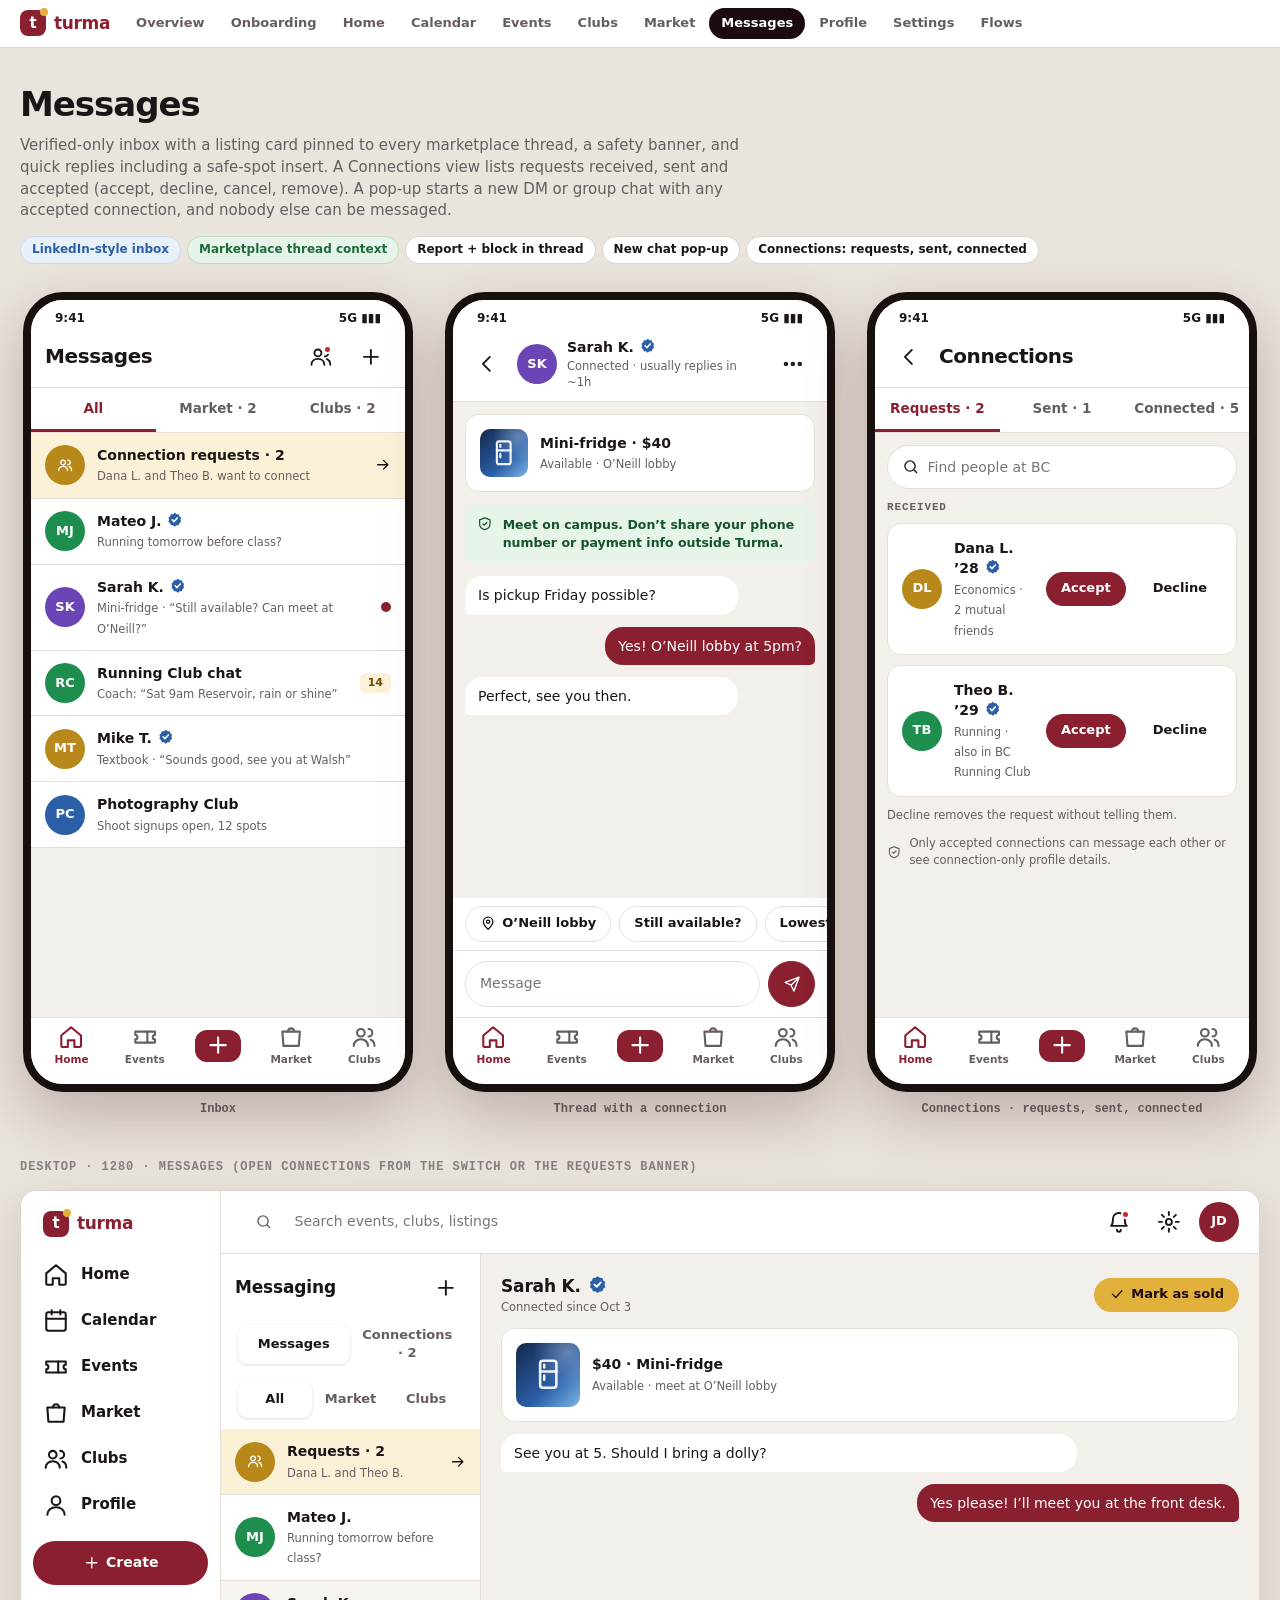
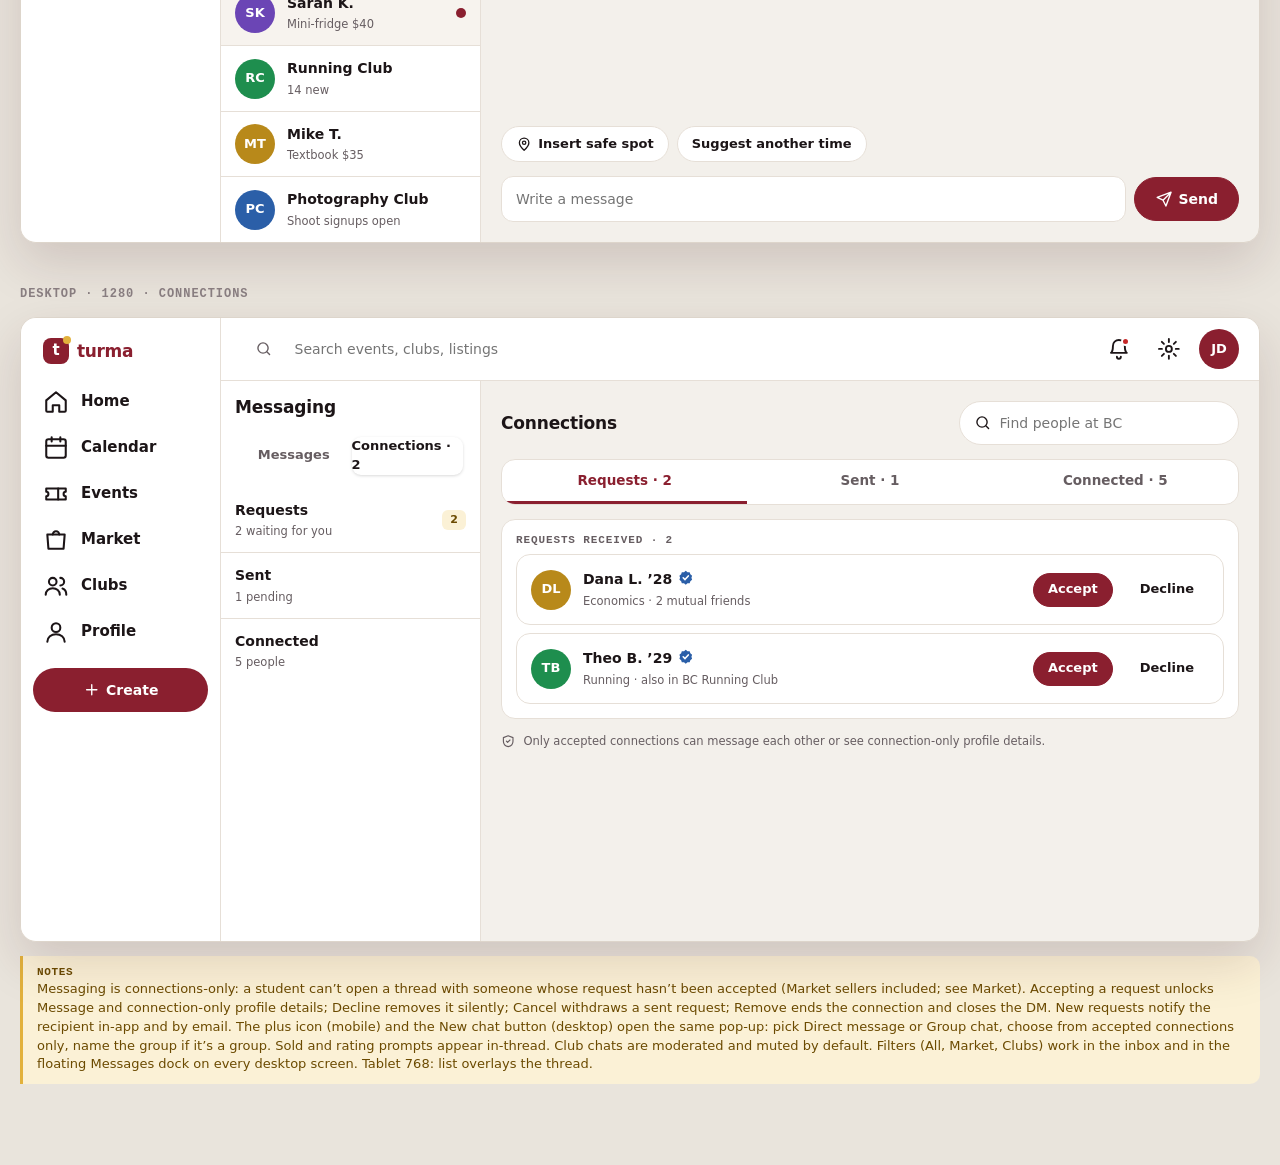
<file: 07-messaging.html>
<!doctype html><html lang="en"><head><meta charset="utf-8"><meta name="viewport" content="width=device-width,initial-scale=1"><title>07 Messages — Turma</title><link rel="stylesheet" href="styles.css"></head><body>
<main class="page">
<h1>Messages</h1>
<p class="lede">Verified-only inbox with a listing card pinned to every marketplace thread, a safety banner, and quick replies including a safe-spot insert. A Connections view lists requests received, sent and accepted (accept, decline, cancel, remove). A pop-up starts a new DM or group chat with any accepted connection, and nobody else can be messaged.</p>
<div class="tags"><span class="li">LinkedIn-style inbox</span><span class="fb">Marketplace thread context</span><span>Report + block in thread</span><span>New chat pop-up</span><span>Connections: requests, sent, connected</span></div>

<div class="phones">
<figure class="pw"><div class="phone" data-tab="home" data-fscope>
  <div class="mhdr"><div class="ttl sp">Messages</div><a class="iconbtn" href="#conns-m" aria-label="Connections, 2 requests"><i data-i="users"></i><span class="dot"></span></a><button class="iconbtn" data-sheet="newChatSheet" aria-label="New chat"><i data-i="plus"></i></button></div>
  <div class="tabs" data-tabs><button class="on" data-f="all">All</button><button data-f="market">Market · 2</button><button data-f="club">Clubs · 2</button></div>
  <div class="pbody" style="padding:0;gap:0"><div class="list card" style="border-radius:0;border-width:0 0 1px">
    <a class="item" href="#conns-m" style="background:var(--gold-soft)"><span class="av c4"><i data-i="users"></i></span><div class="grow"><b>Connection requests · 2</b><span class="xs muted">Dana L. and Theo B. want to connect</span></div><i data-i="arrow"></i></a>
    <div class="item" data-k="dm"><span class="av c3">MJ</span><div class="grow"><b>Mateo J. <i class="vt" data-i="verified"></i></b><span class="xs muted">Running tomorrow before class?</span></div></div>
    <div class="item" data-k="market"><span class="av c5">SK</span><div class="grow"><b>Sarah K. <i class="vt" data-i="verified"></i></b><span class="xs muted">Mini-fridge · “Still available? Can meet at O’Neill?”</span></div><span class="unread"></span></div>
    <div class="item" data-k="club"><span class="av c3">RC</span><div class="grow"><b>Running Club chat</b><span class="xs muted">Coach: “Sat 9am Reservoir, rain or shine”</span></div><span class="badge gold">14</span></div>
    <div class="item" data-k="market"><span class="av c4">MT</span><div class="grow"><b>Mike T. <i class="vt" data-i="verified"></i></b><span class="xs muted">Textbook · “Sounds good, see you at Walsh”</span></div></div><div class="item" data-k="club"><span class="av c2">PC</span><div class="grow"><b>Photography Club</b><span class="xs muted">Shoot signups open, 12 spots</span></div></div></div></div>
  <div class="scrim" id="newChatSheet-scrim" hidden data-sheet="newChatSheet"></div>
  <div class="sheet" id="newChatSheet" hidden><div class="between row"><div class="h2">New chat</div><button class="link" data-sheet="newChatSheet">Close</button></div>
    <div class="seg" data-tabs><button class="on">Direct message</button><button>Group chat</button></div>
    <label class="f">To<input placeholder="Search your connections"></label>
    <div class="stack"><div class="h3">Suggested connections</div>
      <label class="row"><input type="checkbox" style="width:18px;min-height:18px" checked><span class="av s c3">MJ</span><span class="sp sm">Mateo J. ’29</span></label>
      <label class="row"><input type="checkbox" style="width:18px;min-height:18px"><span class="av s c2">AK</span><span class="sp sm">Amara K. ’29</span></label>
      <label class="row"><input type="checkbox" style="width:18px;min-height:18px"><span class="av s c5">PS</span><span class="sp sm">Priya S. ’29</span></label>
    </div>
    <label class="f">Group name (group chats only)<input placeholder="e.g. Reservoir crew"></label>
    <div class="xs muted row"><i data-i="shield"></i>You can only message accepted connections — see <a class="link" href="08-profile.html#following">Following</a> to manage who that is.</div>
    <button class="btn block" data-sheet="newChatSheet">Start chat</button></div>
  </div><figcaption>Inbox</figcaption></figure>

<figure class="pw"><div class="phone" data-tab="home">
  <div class="mhdr"><button class="iconbtn plain"><i data-i="back"></i></button><span class="av c5">SK</span><div class="sp"><b>Sarah K. <i class="vt" data-i="verified"></i></b><div class="xs muted">Connected · usually replies in ~1h</div></div><button class="iconbtn plain" aria-label="Report or block"><i data-i="more"></i></button></div>
  <div class="pbody"><div class="item card pad"><div class="art g2" style="width:48px;height:48px;border-radius:10px"><i data-i="fridge" style="font-size:22px"></i></div><div class="grow"><b>Mini-fridge · $40</b><span class="xs muted">Available · O’Neill lobby</span></div></div>
    <div class="safe"><i data-i="shield"></i>Meet on campus. Don’t share your phone number or payment info outside Turma.</div>
    <div class="bubble them">Is pickup Friday possible?</div><div class="bubble me">Yes! O’Neill lobby at 5pm?</div><div class="bubble them">Perfect, see you then.</div></div>
  <div class="chips" style="padding:8px 12px;background:var(--card)"><span class="chip"><i data-i="pin"></i>O’Neill lobby</span><span class="chip">Still available?</span><span class="chip">Lowest price?</span></div>
  <div class="inputbar"><input placeholder="Message" style="border-radius:999px"><button class="btn" style="padding:0 14px" aria-label="Send"><i data-i="send"></i></button></div></div><figcaption>Thread with a connection</figcaption></figure>

<figure class="pw" id="conns-m"><div class="phone" data-tab="home">
  <div class="mhdr"><button class="iconbtn plain"><i data-i="back"></i></button><div class="ttl sp" style="font-size:20px">Connections</div></div>
  <div class="tabs" data-tabs><button class="on" data-show="req" data-for="conntabs">Requests · 2</button><button data-show="sent" data-for="conntabs">Sent · 1</button><button data-show="conn" data-for="conntabs">Connected · 5</button></div>
  <div class="pbody"><label class="row" style="background:var(--chip);border:1px solid var(--line);border-radius:999px;padding:0 14px;min-height:44px"><i data-i="search"></i><input placeholder="Find people at BC" aria-label="Find people at BC" style="border:0;background:none;min-height:0;padding:0"></label>
    <div id="conntabs" class="stack" style="gap:12px">
      <div data-state="req" class="stack" style="gap:10px"><div class="h3">Received</div><div class="item card pad"><span class="av c4">DL</span><div class="grow"><b>Dana L. ’28 <i class="vt" data-i="verified"></i></b><span class="xs muted">Economics · 2 mutual friends</span></div><button class="btn sm">Accept</button><button class="btn sm ghost">Decline</button></div><div class="item card pad"><span class="av c3">TB</span><div class="grow"><b>Theo B. ’29 <i class="vt" data-i="verified"></i></b><span class="xs muted">Running · also in BC Running Club</span></div><button class="btn sm">Accept</button><button class="btn sm ghost">Decline</button></div><div class="xs muted">Decline removes the request without telling them.</div></div>
      <div data-state="sent" class="stack" style="gap:10px" hidden><div class="h3">Sent</div><div class="item card pad"><span class="av c2">NW</span><div class="grow"><b>Nora W. ’27 <i class="vt" data-i="verified"></i></b><span class="xs muted">Pending · sent 2d ago</span></div><button class="btn sm ghost">Cancel</button></div><div class="h3" style="margin-top:6px">People you may know</div><div class="item card pad"><span class="av c5">KR</span><div class="grow"><b>Kai R. ’28 <i class="vt" data-i="verified"></i></b><span class="xs muted">3 mutual clubs</span></div><button class="btn sm sec"><i data-i="plus"></i>Connect</button></div></div>
      <div data-state="conn" class="stack" style="gap:10px" hidden><div class="h3">Connected</div><div class="item card pad"><span class="av c3">MJ</span><div class="grow"><b>Mateo J. ’29 <i class="vt" data-i="verified"></i></b><span class="xs muted">Connected · 2 mutual clubs</span></div><button class="btn sm sec">Message</button><button class="iconbtn" aria-label="Remove Mateo"><i data-i="x"></i></button></div><div class="item card pad"><span class="av c2">AK</span><div class="grow"><b>Amara K. ’29 <i class="vt" data-i="verified"></i></b><span class="xs muted">Connected · Data Science Society</span></div><button class="btn sm sec">Message</button><button class="iconbtn" aria-label="Remove Amara"><i data-i="x"></i></button></div><div class="item card pad"><span class="av c5">PS</span><div class="grow"><b>Priya S. ’29 <i class="vt" data-i="verified"></i></b><span class="xs muted">Connected · Live music</span></div><button class="btn sm sec">Message</button><button class="iconbtn" aria-label="Remove Priya"><i data-i="x"></i></button></div><div class="item card pad"><span class="av c5">SK</span><div class="grow"><b>Sarah K. ’26 <i class="vt" data-i="verified"></i></b><span class="xs muted">Connected · Market seller</span></div><button class="btn sm sec">Message</button><button class="iconbtn" aria-label="Remove Sarah"><i data-i="x"></i></button></div><div class="item card pad"><span class="av c4">MT</span><div class="grow"><b>Mike T. ’27 <i class="vt" data-i="verified"></i></b><span class="xs muted">Connected · Market seller</span></div><button class="btn sm sec">Message</button><button class="iconbtn" aria-label="Remove Mike"><i data-i="x"></i></button></div></div>
    </div><div class="xs muted row"><i data-i="shield"></i>Only accepted connections can message each other or see connection-only profile details.</div>
  </div></div><figcaption>Connections · requests, sent, connected</figcaption></figure>
</div>

<div class="sec-label">Desktop · 1280 · Messages (open Connections from the switch or the requests banner)</div>
<div class="desk" id="msgdesk" data-tab="msg" data-fscope><div class="dbody two" data-state="msgs" style="gap:0;padding:0;min-height:560px;align-items:stretch">
  <div style="border-right:1px solid var(--line);background:var(--card)"><div class="pad row between"><b class="h2">Messaging</b><button class="iconbtn" data-sheet="newChatModal" aria-label="New chat"><i data-i="plus"></i></button></div><div class="seg" data-tabs style="margin:0 14px 10px"><button class="on" data-show="msgs" data-for="msgdesk">Messages</button><button data-show="conns" data-for="msgdesk">Connections · 2</button></div><div class="seg" data-tabs style="margin:0 14px 8px"><button class="on" data-f="all">All</button><button data-f="market">Market</button><button data-f="club">Clubs</button></div><div class="list"><div class="item" data-show="conns" data-for="msgdesk" style="background:var(--gold-soft);cursor:pointer" role="button" tabindex="0"><span class="av c4"><i data-i="users"></i></span><div class="grow"><b>Requests · 2</b><span class="xs muted">Dana L. and Theo B.</span></div><i data-i="arrow"></i></div><div class="item" data-k="dm"><span class="av c3">MJ</span><div class="grow"><b>Mateo J.</b><span class="xs muted">Running tomorrow before class?</span></div></div><div class="item" data-k="market" style="background:var(--hover)"><span class="av c5">SK</span><div class="grow"><b>Sarah K.</b><span class="xs muted">Mini-fridge $40</span></div><span class="unread"></span></div><div class="item" data-k="club"><span class="av c3">RC</span><div class="grow"><b>Running Club</b><span class="xs muted">14 new</span></div></div><div class="item" data-k="market"><span class="av c4">MT</span><div class="grow"><b>Mike T.</b><span class="xs muted">Textbook $35</span></div></div><div class="item" data-k="club"><span class="av c2">PC</span><div class="grow"><b>Photography Club</b><span class="xs muted">Shoot signups open</span></div></div></div></div>
  <div class="stack" style="padding:20px;gap:12px"><div class="row between"><div><b class="h2">Sarah K. <i class="vt" data-i="verified"></i></b><div class="xs muted">Connected since Oct 3</div></div><button class="btn gold sm"><i data-i="check"></i>Mark as sold</button></div>
    <div class="item card pad"><div class="art g2" style="width:64px;height:64px;border-radius:10px"><i data-i="fridge" style="font-size:26px"></i></div><div class="grow"><b>$40 · Mini-fridge</b><span class="xs muted">Available · meet at O’Neill lobby</span></div></div>
    <div class="bubble them">See you at 5. Should I bring a dolly?</div><div class="bubble me">Yes please! I’ll meet you at the front desk.</div>
    <div class="sp"></div><div class="chips"><span class="chip"><i data-i="pin"></i>Insert safe spot</span><span class="chip">Suggest another time</span></div><div class="row"><input placeholder="Write a message"><button class="btn"><i data-i="send"></i>Send</button></div></div>
  </div>
  <div class="dbody two" data-state="conns" hidden style="gap:0;padding:0;min-height:560px;align-items:stretch">
    <div style="border-right:1px solid var(--line);background:var(--card)"><div class="pad row between"><b class="h2">Messaging</b></div><div class="seg" data-tabs style="margin:0 14px 10px"><button data-show="msgs" data-for="msgdesk">Messages</button><button class="on" data-show="conns" data-for="msgdesk">Connections · 2</button></div><div class="list"><div class="item"><div class="grow"><b>Requests</b><span class="xs muted">2 waiting for you</span></div><span class="badge gold">2</span></div><div class="item"><div class="grow"><b>Sent</b><span class="xs muted">1 pending</span></div></div><div class="item"><div class="grow"><b>Connected</b><span class="xs muted">5 people</span></div></div></div></div>
    <div class="stack" style="padding:20px;gap:14px"><div class="row between"><b class="h2">Connections</b><label class="row" style="background:var(--chip);border:1px solid var(--line);border-radius:999px;padding:0 14px;min-height:44px;width:280px"><i data-i="search"></i><input placeholder="Find people at BC" aria-label="Find people at BC" style="border:0;background:none;min-height:0;padding:0"></label></div>
      <div class="tabs card" data-tabs><button class="on" data-show="req" data-for="cdtabs">Requests · 2</button><button data-show="sent" data-for="cdtabs">Sent · 1</button><button data-show="conn" data-for="cdtabs">Connected · 5</button></div>
      <div id="cdtabs" class="stack" style="gap:14px"><div data-state="req" class="stack" style="gap:14px"><div class="card pad stack"><div class="h3">Requests received · 2</div><div class="item card pad"><span class="av c4">DL</span><div class="grow"><b>Dana L. ’28 <i class="vt" data-i="verified"></i></b><span class="xs muted">Economics · 2 mutual friends</span></div><button class="btn sm">Accept</button><button class="btn sm ghost">Decline</button></div><div class="item card pad"><span class="av c3">TB</span><div class="grow"><b>Theo B. ’29 <i class="vt" data-i="verified"></i></b><span class="xs muted">Running · also in BC Running Club</span></div><button class="btn sm">Accept</button><button class="btn sm ghost">Decline</button></div></div></div><div data-state="sent" class="stack" style="gap:14px" hidden><div class="card pad stack"><div class="h3">Sent · 1</div><div class="item card pad"><span class="av c2">NW</span><div class="grow"><b>Nora W. ’27 <i class="vt" data-i="verified"></i></b><span class="xs muted">Pending · sent 2d ago</span></div><button class="btn sm ghost">Cancel</button></div></div><div class="card pad stack"><div class="h3">People you may know</div><div class="item card pad"><span class="av c5">KR</span><div class="grow"><b>Kai R. ’28 <i class="vt" data-i="verified"></i></b><span class="xs muted">3 mutual clubs</span></div><button class="btn sm sec"><i data-i="plus"></i>Connect</button></div><div class="item card pad"><span class="av c2">LP</span><div class="grow"><b>Lena P. ’27 <i class="vt" data-i="verified"></i></b><span class="xs muted">Also in Photography Club</span></div><button class="btn sm sec"><i data-i="plus"></i>Connect</button></div><div class="item card pad"><span class="av c3">OS</span><div class="grow"><b>Omar S. ’29 <i class="vt" data-i="verified"></i></b><span class="xs muted">Running · 2 mutual friends</span></div><button class="btn sm sec"><i data-i="plus"></i>Connect</button></div></div></div><div data-state="conn" class="stack" style="gap:14px" hidden><div class="card pad stack"><div class="h3">Connected · 5</div><div class="item card pad"><span class="av c3">MJ</span><div class="grow"><b>Mateo J. ’29 <i class="vt" data-i="verified"></i></b><span class="xs muted">Connected · 2 mutual clubs</span></div><button class="btn sm sec">Message</button><button class="iconbtn" aria-label="Remove Mateo"><i data-i="x"></i></button></div><div class="item card pad"><span class="av c2">AK</span><div class="grow"><b>Amara K. ’29 <i class="vt" data-i="verified"></i></b><span class="xs muted">Connected · Data Science Society</span></div><button class="btn sm sec">Message</button><button class="iconbtn" aria-label="Remove Amara"><i data-i="x"></i></button></div><div class="item card pad"><span class="av c5">PS</span><div class="grow"><b>Priya S. ’29 <i class="vt" data-i="verified"></i></b><span class="xs muted">Connected · Live music</span></div><button class="btn sm sec">Message</button><button class="iconbtn" aria-label="Remove Priya"><i data-i="x"></i></button></div><div class="item card pad"><span class="av c5">SK</span><div class="grow"><b>Sarah K. ’26 <i class="vt" data-i="verified"></i></b><span class="xs muted">Connected · Market seller</span></div><button class="btn sm sec">Message</button><button class="iconbtn" aria-label="Remove Sarah"><i data-i="x"></i></button></div><div class="item card pad"><span class="av c4">MT</span><div class="grow"><b>Mike T. ’27 <i class="vt" data-i="verified"></i></b><span class="xs muted">Connected · Market seller</span></div><button class="btn sm sec">Message</button><button class="iconbtn" aria-label="Remove Mike"><i data-i="x"></i></button></div></div></div></div>
      <div class="xs muted row"><i data-i="shield"></i>Only accepted connections can message each other or see connection-only profile details.</div>
    </div>
  </div>
<div class="modal-scrim" id="newChatModal" hidden><div class="modal">
  <div class="between row"><div class="h2">New chat</div><button class="iconbtn plain" data-sheet="newChatModal" aria-label="Close"><i data-i="x"></i></button></div>
  <div class="seg" data-tabs><button class="on">Direct message</button><button>Group chat</button></div>
  <label class="f">To<input placeholder="Search your connections"></label>
  <div class="stack"><div class="h3">Suggested connections</div>
    <label class="row"><input type="checkbox" style="width:18px;min-height:18px" checked><span class="av s c3">MJ</span><span class="sp sm">Mateo J. ’29</span></label>
    <label class="row"><input type="checkbox" style="width:18px;min-height:18px"><span class="av s c2">AK</span><span class="sp sm">Amara K. ’29</span></label>
    <label class="row"><input type="checkbox" style="width:18px;min-height:18px"><span class="av s c5">PS</span><span class="sp sm">Priya S. ’29</span></label>
  </div>
  <label class="f">Group name (group chats only)<input placeholder="e.g. Reservoir crew"></label>
  <div class="xs muted row"><i data-i="shield"></i>You can only message accepted connections.</div>
  <button class="btn block" data-sheet="newChatModal">Start chat</button>
</div></div>
</div>
<div class="sec-label" id="conns-d-label">Desktop · 1280 · Connections</div>
<div class="desk" id="conns-d" data-tab="msg">
  <div class="dbody two" style="gap:0;padding:0;min-height:560px;align-items:stretch">
    <div style="border-right:1px solid var(--line);background:var(--card)"><div class="pad row between"><b class="h2">Messaging</b></div><div class="seg" style="margin:0 14px 10px"><a href="#msgdesk">Messages</a><a class="on" href="#conns-d">Connections · 2</a></div><div class="list"><div class="item"><div class="grow"><b>Requests</b><span class="xs muted">2 waiting for you</span></div><span class="badge gold">2</span></div><div class="item"><div class="grow"><b>Sent</b><span class="xs muted">1 pending</span></div></div><div class="item"><div class="grow"><b>Connected</b><span class="xs muted">5 people</span></div></div></div></div>
    <div class="stack" style="padding:20px;gap:14px"><div class="row between"><b class="h2">Connections</b><label class="row" style="background:var(--chip);border:1px solid var(--line);border-radius:999px;padding:0 14px;min-height:44px;width:280px"><i data-i="search"></i><input placeholder="Find people at BC" aria-label="Find people at BC" style="border:0;background:none;min-height:0;padding:0"></label></div>
      <div class="tabs card" data-tabs><button class="on" data-show="req" data-for="cdtabs2">Requests · 2</button><button data-show="sent" data-for="cdtabs2">Sent · 1</button><button data-show="conn" data-for="cdtabs2">Connected · 5</button></div>
      <div id="cdtabs2" class="stack" style="gap:14px"><div data-state="req" class="stack" style="gap:14px"><div class="card pad stack"><div class="h3">Requests received · 2</div><div class="item card pad"><span class="av c4">DL</span><div class="grow"><b>Dana L. ’28 <i class="vt" data-i="verified"></i></b><span class="xs muted">Economics · 2 mutual friends</span></div><button class="btn sm">Accept</button><button class="btn sm ghost">Decline</button></div><div class="item card pad"><span class="av c3">TB</span><div class="grow"><b>Theo B. ’29 <i class="vt" data-i="verified"></i></b><span class="xs muted">Running · also in BC Running Club</span></div><button class="btn sm">Accept</button><button class="btn sm ghost">Decline</button></div></div></div><div data-state="sent" class="stack" style="gap:14px" hidden><div class="card pad stack"><div class="h3">Sent · 1</div><div class="item card pad"><span class="av c2">NW</span><div class="grow"><b>Nora W. ’27 <i class="vt" data-i="verified"></i></b><span class="xs muted">Pending · sent 2d ago</span></div><button class="btn sm ghost">Cancel</button></div></div><div class="card pad stack"><div class="h3">People you may know</div><div class="item card pad"><span class="av c5">KR</span><div class="grow"><b>Kai R. ’28 <i class="vt" data-i="verified"></i></b><span class="xs muted">3 mutual clubs</span></div><button class="btn sm sec"><i data-i="plus"></i>Connect</button></div><div class="item card pad"><span class="av c2">LP</span><div class="grow"><b>Lena P. ’27 <i class="vt" data-i="verified"></i></b><span class="xs muted">Also in Photography Club</span></div><button class="btn sm sec"><i data-i="plus"></i>Connect</button></div><div class="item card pad"><span class="av c3">OS</span><div class="grow"><b>Omar S. ’29 <i class="vt" data-i="verified"></i></b><span class="xs muted">Running · 2 mutual friends</span></div><button class="btn sm sec"><i data-i="plus"></i>Connect</button></div></div></div><div data-state="conn" class="stack" style="gap:14px" hidden><div class="card pad stack"><div class="h3">Connected · 5</div><div class="item card pad"><span class="av c3">MJ</span><div class="grow"><b>Mateo J. ’29 <i class="vt" data-i="verified"></i></b><span class="xs muted">Connected · 2 mutual clubs</span></div><button class="btn sm sec">Message</button><button class="iconbtn" aria-label="Remove Mateo"><i data-i="x"></i></button></div><div class="item card pad"><span class="av c2">AK</span><div class="grow"><b>Amara K. ’29 <i class="vt" data-i="verified"></i></b><span class="xs muted">Connected · Data Science Society</span></div><button class="btn sm sec">Message</button><button class="iconbtn" aria-label="Remove Amara"><i data-i="x"></i></button></div><div class="item card pad"><span class="av c5">PS</span><div class="grow"><b>Priya S. ’29 <i class="vt" data-i="verified"></i></b><span class="xs muted">Connected · Live music</span></div><button class="btn sm sec">Message</button><button class="iconbtn" aria-label="Remove Priya"><i data-i="x"></i></button></div><div class="item card pad"><span class="av c5">SK</span><div class="grow"><b>Sarah K. ’26 <i class="vt" data-i="verified"></i></b><span class="xs muted">Connected · Market seller</span></div><button class="btn sm sec">Message</button><button class="iconbtn" aria-label="Remove Sarah"><i data-i="x"></i></button></div><div class="item card pad"><span class="av c4">MT</span><div class="grow"><b>Mike T. ’27 <i class="vt" data-i="verified"></i></b><span class="xs muted">Connected · Market seller</span></div><button class="btn sm sec">Message</button><button class="iconbtn" aria-label="Remove Mike"><i data-i="x"></i></button></div></div></div></div>
      <div class="xs muted row"><i data-i="shield"></i>Only accepted connections can message each other or see connection-only profile details.</div>
    </div>
  </div>
</div>
<div class="note"><b>Notes</b>Messaging is connections-only: a student can’t open a thread with someone whose request hasn’t been accepted (Market sellers included; see Market). Accepting a request unlocks Message and connection-only profile details; Decline removes it silently; Cancel withdraws a sent request; Remove ends the connection and closes the DM. New requests notify the recipient in-app and by email. The plus icon (mobile) and the New chat button (desktop) open the same pop-up: pick Direct message or Group chat, choose from accepted connections only, name the group if it’s a group. Sold and rating prompts appear in-thread. Club chats are moderated and muted by default. Filters (All, Market, Clubs) work in the inbox and in the floating Messages dock on every desktop screen. Tablet 768: list overlays the thread.</div>
</main><script src="app.js"></script></body></html>
</file>
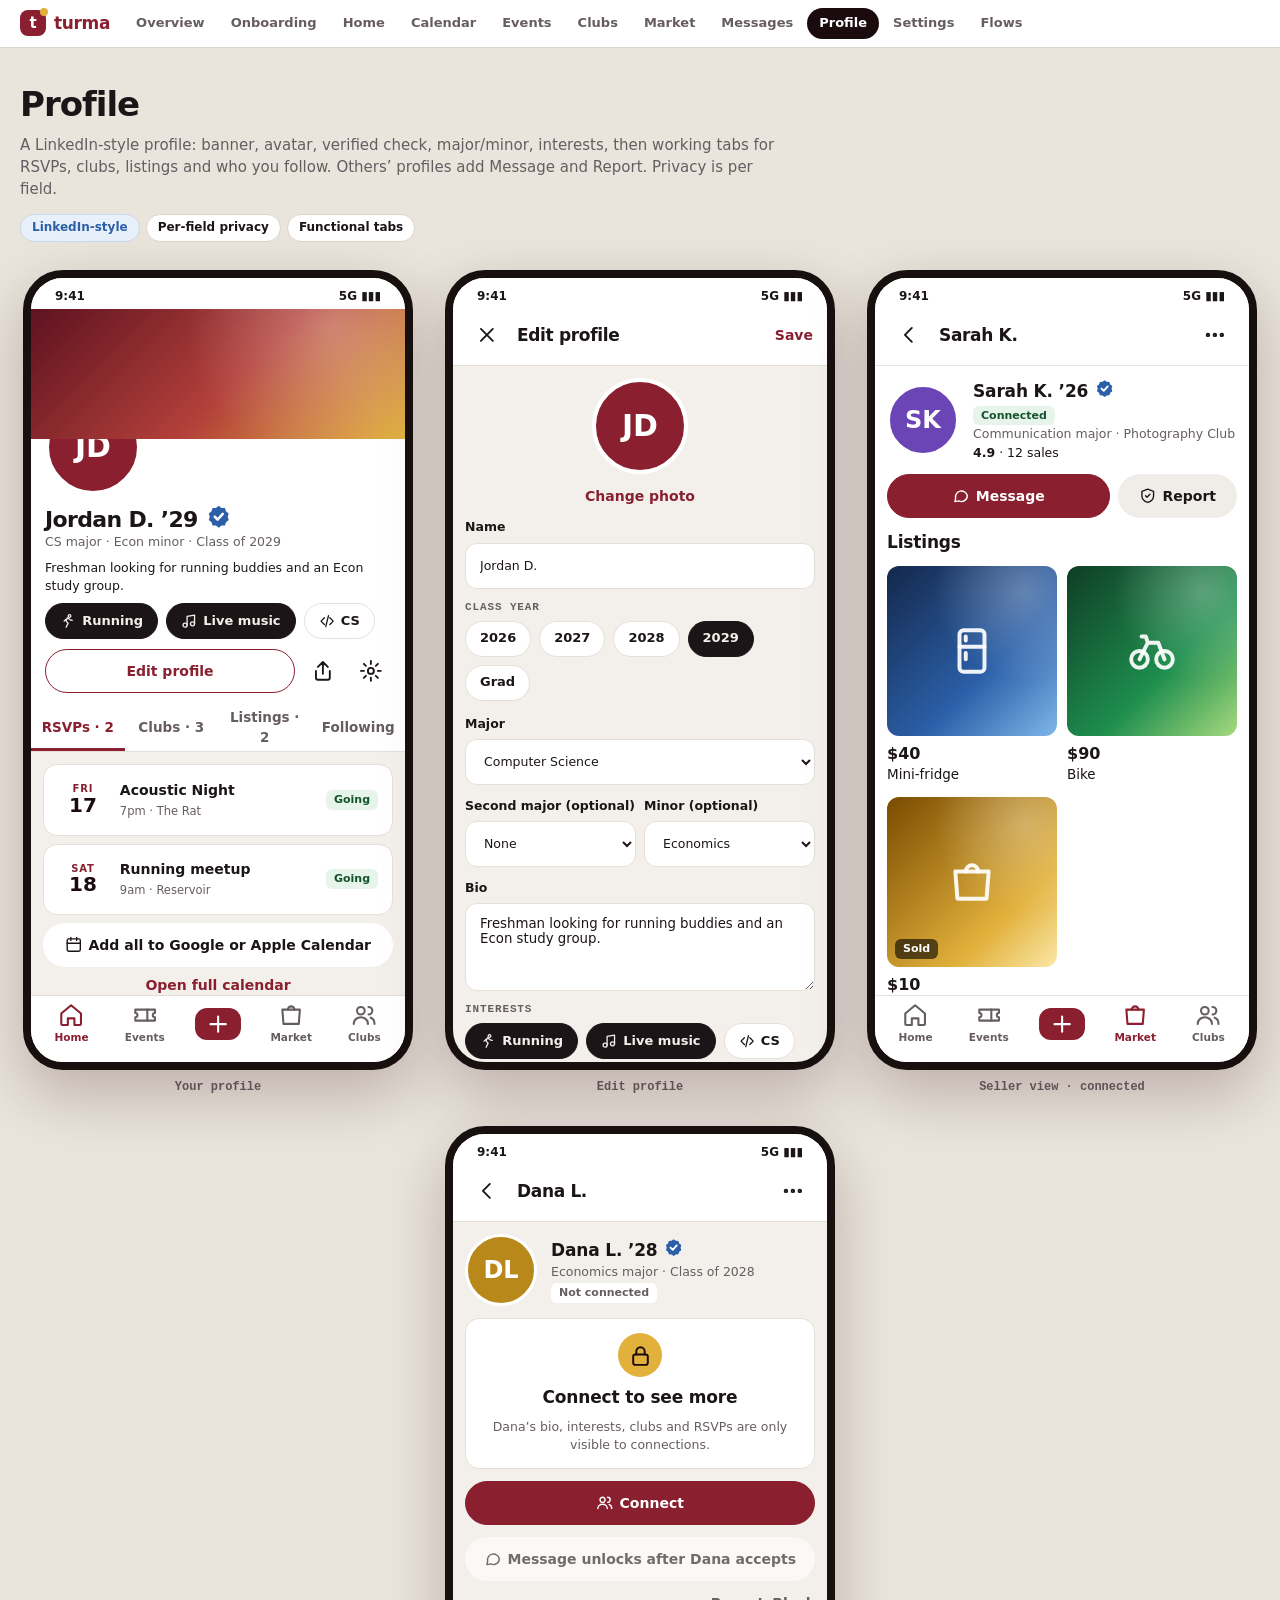
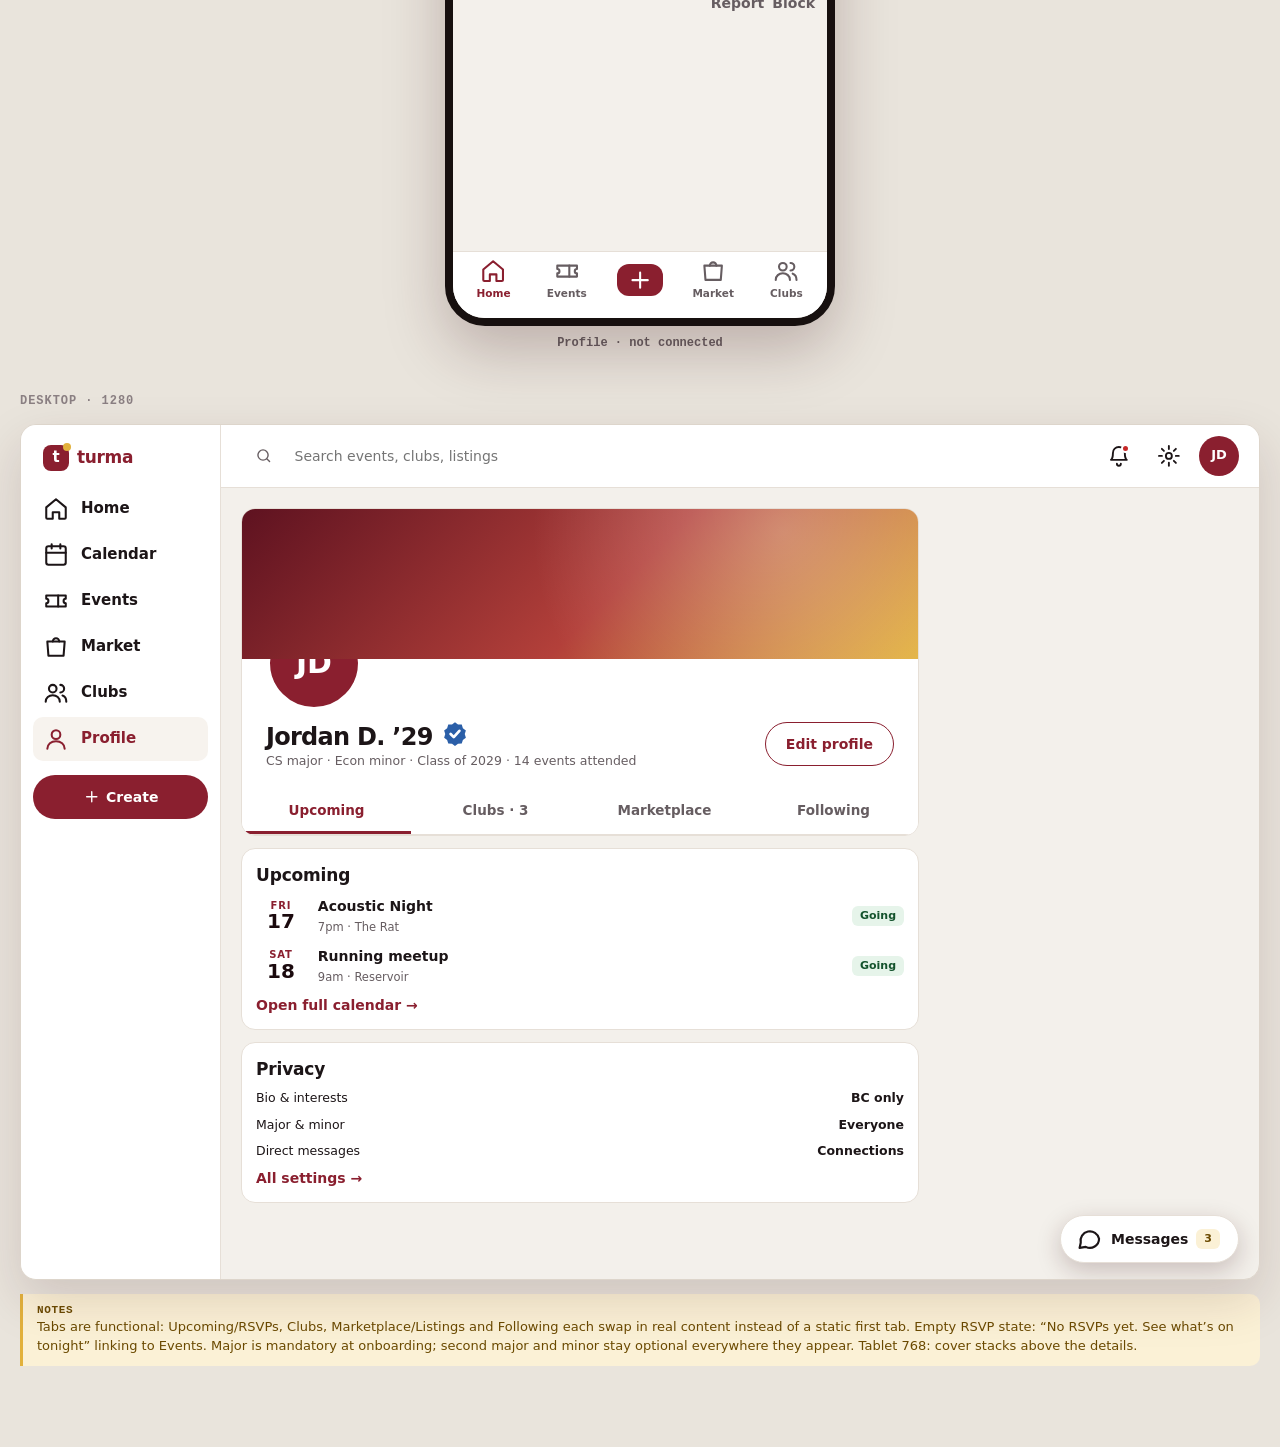
<file: 08-profile.html>
<!doctype html><html lang="en"><head><meta charset="utf-8"><meta name="viewport" content="width=device-width,initial-scale=1"><title>08 Profile — Turma</title><link rel="stylesheet" href="styles.css"></head><body>
<main class="page">
<h1>Profile</h1>
<p class="lede">A LinkedIn-style profile: banner, avatar, verified check, major/minor, interests, then working tabs for RSVPs, clubs, listings and who you follow. Others’ profiles add Message and Report. Privacy is per field.</p>
<div class="tags"><span class="li">LinkedIn-style</span><span>Per-field privacy</span><span>Functional tabs</span></div>

<div class="phones">
<figure class="pw" id="following"><div class="phone" data-tab="home">
  <div class="pbody" style="padding:0;gap:0"><div class="art g1 banner tall" style="flex:none"></div>
    <div class="stack" style="padding:0 14px 14px;margin-top:-40px;background:var(--card)"><span class="av xl">JD</span><div><div class="h1" style="font-size:22px">Jordan D. ’29 <i class="vt" data-i="verified"></i></div><div class="sm muted">CS major · Econ minor · Class of 2029</div></div>
      <div class="sm">Freshman looking for running buddies and an Econ study group.</div><div class="chips wrap" data-chips><span class="chip on"><i data-i="run"></i>Running</span><span class="chip on"><i data-i="music"></i>Live music</span><span class="chip"><i data-i="code"></i>CS</span></div>
      <div class="row"><a class="btn sp sec" href="#edit-profile">Edit profile</a><button class="iconbtn"><i data-i="share"></i></button><a class="iconbtn" href="09-notifications-settings.html" aria-label="Settings"><i data-i="gear"></i></a></div></div>
    <div class="tabs" data-tabs><button class="on" data-show="rsvps" data-for="proftabs">RSVPs · 2</button><button data-show="clubs" data-for="proftabs">Clubs · 3</button><button data-show="listings" data-for="proftabs">Listings · 2</button><button data-show="following" data-for="proftabs">Following</button></div>
    <div style="padding:12px" id="proftabs">
      <div data-state="rsvps" class="stack"><div class="card pad item"><div class="date" style="background:var(--chip)"><small>FRI</small><b>17</b></div><div class="grow"><b>Acoustic Night</b><span class="xs muted">7pm · The Rat</span></div><span class="badge ok">Going</span></div><div class="card pad item"><div class="date" style="background:var(--chip)"><small>SAT</small><b>18</b></div><div class="grow"><b>Running meetup</b><span class="xs muted">9am · Reservoir</span></div><span class="badge ok">Going</span></div><button class="btn ghost block"><i data-i="cal"></i>Add all to Google or Apple Calendar</button><a class="link sm" href="11-calendar.html" style="text-align:center">Open full calendar</a></div>
      <div data-state="clubs" class="stack" hidden><div class="item card pad"><span class="av c3 sq">RC</span><div class="grow"><b>BC Running Club</b><div class="xs muted">Officer · 214 members</div></div><button class="btn sm ghost">Leave</button></div><div class="item card pad"><span class="av c2 sq">DS</span><div class="grow"><b>Data Science Society</b><div class="xs muted">Member · 310 members</div></div><button class="btn sm ghost">Leave</button></div><div class="item card pad"><span class="av c4 sq">PC</span><div class="grow"><b>Photography Club</b><div class="xs muted">Member · 98 members</div></div><button class="btn sm ghost">Leave</button></div><a class="btn ghost block" href="05-clubs.html#club-create"><i data-i="plus"></i>Start another club or group</a></div>
      <div data-state="listings" class="stack" hidden><div class="item card pad"><div class="art g2" style="width:56px;height:56px;border-radius:10px"><i data-i="fridge"></i></div><div class="grow"><b>Mini-fridge · $40</b><div class="xs muted">Active · 3 inquiries</div></div><button class="btn sm sec">Mark sold</button></div><div class="item card pad"><div class="art g5" style="width:56px;height:56px;border-radius:10px"><i data-i="book"></i></div><div class="grow"><b>Data Sci textbook · $35</b><div class="xs muted">Active · 1 inquiry</div></div><button class="btn sm sec">Mark sold</button></div><div class="item card pad" style="opacity:.6"><div class="art g6" style="width:56px;height:56px;border-radius:10px"><i data-i="bag"></i></div><div class="grow"><b>Desk lamp · $10</b><div class="xs muted">Sold</div></div><span class="badge">Sold</span></div><a class="btn ghost block" href="06-marketplace.html#mkt-create"><i data-i="plus"></i>Post a listing</a></div>
      <div data-state="following" class="stack" hidden><div class="h3">People · 5</div><div class="item card pad"><span class="av c3">MJ</span><div class="grow"><b>Mateo J. ’29</b><div class="xs muted">Connected</div></div><a class="iconbtn" href="07-messaging.html" aria-label="Message"><i data-i="chat"></i></a><button class="btn sm ghost">Remove</button></div><div class="item card pad"><span class="av c2">AK</span><div class="grow"><b>Amara K. ’29</b><div class="xs muted">Connected</div></div><a class="iconbtn" href="07-messaging.html" aria-label="Message"><i data-i="chat"></i></a><button class="btn sm ghost">Remove</button></div><div class="item card pad"><span class="av c5">PS</span><div class="grow"><b>Priya S. ’29</b><div class="xs muted">Connected</div></div><a class="iconbtn" href="07-messaging.html" aria-label="Message"><i data-i="chat"></i></a><button class="btn sm ghost">Remove</button></div><div class="item card pad"><span class="av c5">SK</span><div class="grow"><b>Sarah K. ’26</b><div class="xs muted">Connected</div></div><a class="iconbtn" href="07-messaging.html" aria-label="Message"><i data-i="chat"></i></a><button class="btn sm ghost">Remove</button></div><div class="item card pad"><span class="av c4">MT</span><div class="grow"><b>Mike T. ’27</b><div class="xs muted">Connected</div></div><a class="iconbtn" href="07-messaging.html" aria-label="Message"><i data-i="chat"></i></a><button class="btn sm ghost">Remove</button></div><div class="h3" style="margin-top:10px">Clubs &amp; groups · 3</div><div class="item card pad"><span class="av c3 sq">RC</span><div class="grow"><b>BC Running Club</b><div class="xs muted">Public club</div></div><button class="btn sm ghost">Unfollow</button></div><div class="item card pad"><span class="av c2 sq">DS</span><div class="grow"><b>Data Science Society</b><div class="xs muted">Public club</div></div><button class="btn sm ghost">Unfollow</button></div><div class="item card pad"><span class="av c4 sq">PC</span><div class="grow"><b>Photography Club</b><div class="xs muted">Public club</div></div><button class="btn sm ghost">Unfollow</button></div></div>
    </div>
  </div></div><figcaption>Your profile</figcaption></figure>

<figure class="pw" id="edit-profile"><div class="phone" data-nav="none">
  <div class="mhdr"><button class="iconbtn plain"><i data-i="x"></i></button><div class="ttl sp" style="font-size:17px">Edit profile</div><button class="link">Save</button></div>
  <div class="pbody"><div class="row" style="justify-content:center"><span class="av xl">JD</span></div><button class="link" style="align-self:center">Change photo</button>
    <label class="f">Name<input value="Jordan D."></label>
    <div class="stack"><div class="h3">Class year</div><div class="chips wrap" data-chips><span class="chip">2026</span><span class="chip">2027</span><span class="chip">2028</span><span class="chip on">2029</span><span class="chip">Grad</span></div></div>
    <label class="f">Major<select><option>Computer Science</option><option>Economics</option><option>Biology</option></select></label>
    <div class="row"><label class="f sp">Second major (optional)<select><option>None</option><option>Economics</option></select></label><label class="f sp">Minor (optional)<select><option>Economics</option><option>None</option><option>Philosophy</option></select></label></div>
    <label class="f">Bio<textarea>Freshman looking for running buddies and an Econ study group.</textarea></label>
    <div class="stack"><div class="h3">Interests</div><div class="chips wrap" data-chips><span class="chip on"><i data-i="run"></i>Running</span><span class="chip on"><i data-i="music"></i>Live music</span><span class="chip"><i data-i="code"></i>CS</span><span class="chip">Service</span><span class="chip">Theatre</span></div></div>
    <div class="divider"></div><div class="h3">Privacy</div>
    <div class="card list"><div class="item"><div class="grow"><b class="sm">Bio &amp; interests</b></div><span class="xs muted">BC only</span><i data-i="arrow"></i></div><div class="item"><div class="grow"><b class="sm">Major &amp; minor</b></div><span class="xs muted">Everyone</span><i data-i="arrow"></i></div><div class="item"><div class="grow"><b class="sm">Direct messages</b></div><span class="xs muted">Connections</span><i data-i="arrow"></i></div></div>
    <div class="sp"></div><button class="btn block" data-toast="epsaved">Save changes</button></div>
  <div class="toast" id="epsaved" hidden><i data-i="check"></i>Profile updated</div></div><figcaption>Edit profile</figcaption></figure>

<figure class="pw"><div class="phone" data-tab="market" data-theme="mkt">
  <div class="mhdr"><button class="iconbtn plain"><i data-i="back"></i></button><div class="ttl sp" style="font-size:17px">Sarah K.</div><button class="iconbtn plain"><i data-i="more"></i></button></div>
  <div class="pbody"><div class="row" style="gap:14px"><span class="av lg c5">SK</span><div><div class="h2">Sarah K. ’26 <i class="vt" data-i="verified"></i></div><span class="badge ok">Connected</span><div class="sm muted">Communication major · Photography Club</div><div class="sm"><b>4.9</b> · 12 sales</div></div></div>
    <div class="row"><button class="btn sp"><i data-i="chat"></i>Message</button><button class="btn ghost"><i data-i="shield"></i>Report</button></div>
    <div class="h2">Listings</div><div class="tiles"><div class="tile"><div class="art g2"><i data-i="fridge"></i></div><div class="pr">$40</div><div class="tt">Mini-fridge</div></div><div class="tile"><div class="art g3"><i data-i="bike"></i></div><div class="pr">$90</div><div class="tt">Bike</div></div><div class="tile"><div class="art g5"><i data-i="bag"></i><span class="badge">Sold</span></div><div class="pr">$10</div><div class="tt">Desk lamp</div></div></div>
    <div class="xs muted row"><i data-i="check"></i>Connected since Oct 3. You can see her bio and clubs.</div></div></div><figcaption>Seller view · connected</figcaption></figure>

<figure class="pw"><div class="phone" data-tab="home">
  <div class="mhdr"><button class="iconbtn plain"><i data-i="back"></i></button><div class="ttl sp" style="font-size:17px">Dana L.</div><button class="iconbtn plain" aria-label="Report or block"><i data-i="more"></i></button></div>
  <div class="pbody"><div class="row" style="gap:14px"><span class="av lg c4">DL</span><div><div class="h2">Dana L. ’28 <i class="vt" data-i="verified"></i></div><div class="sm muted">Economics major · Class of 2028</div><span class="badge">Not connected</span></div></div>
    <div class="card pad stack" style="text-align:center;align-items:center"><span class="lk" style="width:44px;height:44px;border-radius:50%;background:var(--gold);color:var(--deep);display:grid;place-items:center;font-size:20px"><i data-i="lock"></i></span><div class="h2">Connect to see more</div><div class="sm muted">Dana’s bio, interests, clubs and RSVPs are only visible to connections.</div></div>
    <button class="btn block"><i data-i="users"></i>Connect</button><button class="btn ghost block" disabled style="opacity:.6"><i data-i="chat"></i>Message unlocks after Dana accepts</button>
    <div class="row"><span class="sp"></span><button class="link sm" style="color:var(--muted)">Report</button><button class="link sm" style="color:var(--muted)">Block</button></div></div></div><figcaption>Profile · not connected</figcaption></figure>
</div>

<div class="sec-label">Desktop · 1280</div>
<div class="desk" data-tab="profile"><div class="dbody" style="grid-template-columns:minmax(0,1fr) 300px">
  <div class="col"><div class="card"><div class="art g1 banner tall" style="height:150px"></div><div style="padding:0 24px 20px;margin-top:-44px" class="stack"><span class="av xl">JD</span><div class="row between"><div><div class="h1">Jordan D. ’29 <i class="vt" data-i="verified"></i></div><div class="sm muted">CS major · Econ minor · Class of 2029 · 14 events attended</div></div><button class="btn sec" data-sheet="editProfileModal">Edit profile</button></div></div>
    <div class="tabs" data-tabs><button class="on" data-show="rsvps" data-for="dproftabs">Upcoming</button><button data-show="clubs" data-for="dproftabs">Clubs · 3</button><button data-show="listings" data-for="dproftabs">Marketplace</button><button data-show="following" data-for="dproftabs">Following</button></div></div>
    <div id="dproftabs">
    <div data-state="rsvps" class="stack"><div class="card pad stack"><div class="h2">Upcoming</div><div class="item"><div class="date" style="background:var(--chip)"><small>FRI</small><b>17</b></div><div class="grow"><b>Acoustic Night</b><span class="xs muted">7pm · The Rat</span></div><span class="badge ok">Going</span></div><div class="item"><div class="date" style="background:var(--chip)"><small>SAT</small><b>18</b></div><div class="grow"><b>Running meetup</b><span class="xs muted">9am · Reservoir</span></div><span class="badge ok">Going</span></div><a class="link sm" href="11-calendar.html">Open full calendar →</a></div></div>
    <div data-state="clubs" class="stack" hidden><div class="card pad stack"><div class="h2">Clubs · 3</div><div class="item"><span class="av c3 sq">RC</span><div class="grow"><b>BC Running Club</b><span class="xs muted">Officer · 214 members</span></div><button class="btn sm ghost">Leave</button></div><div class="item"><span class="av c2 sq">DS</span><div class="grow"><b>Data Science Society</b><span class="xs muted">Member · 310 members</span></div><button class="btn sm ghost">Leave</button></div><div class="item"><span class="av c4 sq">PC</span><div class="grow"><b>Photography Club</b><span class="xs muted">Member · 98 members</span></div><button class="btn sm ghost">Leave</button></div></div></div>
    <div data-state="listings" class="stack" hidden><div class="card pad stack"><div class="h2">Marketplace · 2 active, 1 sold</div><div class="item"><div class="art g2" style="width:48px;height:48px;border-radius:10px"><i data-i="fridge"></i></div><div class="grow"><b class="sm">Mini-fridge · $40</b><span class="xs muted">3 inquiries</span></div><button class="btn sm sec">Mark sold</button></div><div class="item"><div class="art g5" style="width:48px;height:48px;border-radius:10px"><i data-i="book"></i></div><div class="grow"><b class="sm">Data Sci textbook · $35</b><span class="xs muted">1 inquiry</span></div><button class="btn sm sec">Mark sold</button></div></div></div>
    <div data-state="following" class="stack" hidden><div class="card pad stack"><div class="h2">People · 5</div><div class="item"><span class="av c3">MJ</span><div class="grow"><b class="sm">Mateo J. ’29</b></div><a class="iconbtn" href="07-messaging.html" aria-label="Message"><i data-i="chat"></i></a><button class="btn sm ghost">Remove</button></div><div class="item"><span class="av c2">AK</span><div class="grow"><b class="sm">Amara K. ’29</b></div><a class="iconbtn" href="07-messaging.html" aria-label="Message"><i data-i="chat"></i></a><button class="btn sm ghost">Remove</button></div><div class="item"><span class="av c5">PS</span><div class="grow"><b class="sm">Priya S. ’29</b></div><a class="iconbtn" href="07-messaging.html" aria-label="Message"><i data-i="chat"></i></a><button class="btn sm ghost">Remove</button></div><div class="item"><span class="av c5">SK</span><div class="grow"><b class="sm">Sarah K. ’26</b></div><a class="iconbtn" href="07-messaging.html" aria-label="Message"><i data-i="chat"></i></a><button class="btn sm ghost">Remove</button></div><div class="item"><span class="av c4">MT</span><div class="grow"><b class="sm">Mike T. ’27</b></div><a class="iconbtn" href="07-messaging.html" aria-label="Message"><i data-i="chat"></i></a><button class="btn sm ghost">Remove</button></div></div>
      <div class="card pad stack"><div class="h2">Clubs &amp; groups · 3</div><div class="item"><span class="av c3 sq">RC</span><div class="grow"><b class="sm">BC Running Club</b></div><button class="btn sm ghost">Unfollow</button></div><div class="item"><span class="av c2 sq">DS</span><div class="grow"><b class="sm">Data Science Society</b></div><button class="btn sm ghost">Unfollow</button></div><div class="item"><span class="av c4 sq">PC</span><div class="grow"><b class="sm">Photography Club</b></div><button class="btn sm ghost">Unfollow</button></div></div></div>
    </div>
  <div class="rail"><div class="card pad stack"><div class="h2">Privacy</div><div class="row between sm"><span>Bio &amp; interests</span><b>BC only</b></div><div class="row between sm"><span>Major &amp; minor</span><b>Everyone</b></div><div class="row between sm"><span>Direct messages</span><b>Connections</b></div><a class="link sm" href="09-notifications-settings.html">All settings →</a></div></div>
</div></div>
<div class="modal-scrim" id="editProfileModal" hidden><div class="modal">
  <div class="between row"><div class="h2">Edit profile</div><button class="iconbtn plain" data-sheet="editProfileModal" aria-label="Close"><i data-i="x"></i></button></div>
  <div class="row" style="justify-content:center"><span class="av xl">JD</span></div><button class="link" style="align-self:center">Change photo</button>
  <label class="f">Name<input value="Jordan D."></label>
  <div class="row"><label class="f sp">Class year<select><option>2026</option><option>2027</option><option>2028</option><option selected>2029</option><option>Grad</option></select></label><label class="f sp">Major<select><option>Computer Science</option><option>Economics</option></select></label></div>
  <div class="row"><label class="f sp">Second major (optional)<select><option>None</option><option>Economics</option></select></label><label class="f sp">Minor (optional)<select><option>Economics</option><option>None</option></select></label></div>
  <label class="f">Bio<textarea>Freshman looking for running buddies and an Econ study group.</textarea></label>
  <div class="stack"><div class="h3">Interests</div><div class="chips wrap" data-chips><span class="chip on">Running</span><span class="chip on">Live music</span><span class="chip">CS</span><span class="chip">Service</span></div></div>
  <button class="btn block" data-sheet="editProfileModal">Save changes</button>
</div></div>
</div>
<div class="note"><b>Notes</b>Tabs are functional: Upcoming/RSVPs, Clubs, Marketplace/Listings and Following each swap in real content instead of a static first tab. Empty RSVP state: “No RSVPs yet. See what’s on tonight” linking to Events. Major is mandatory at onboarding; second major and minor stay optional everywhere they appear. Tablet 768: cover stacks above the details.</div>
</main><script src="app.js"></script></body></html>
</file>
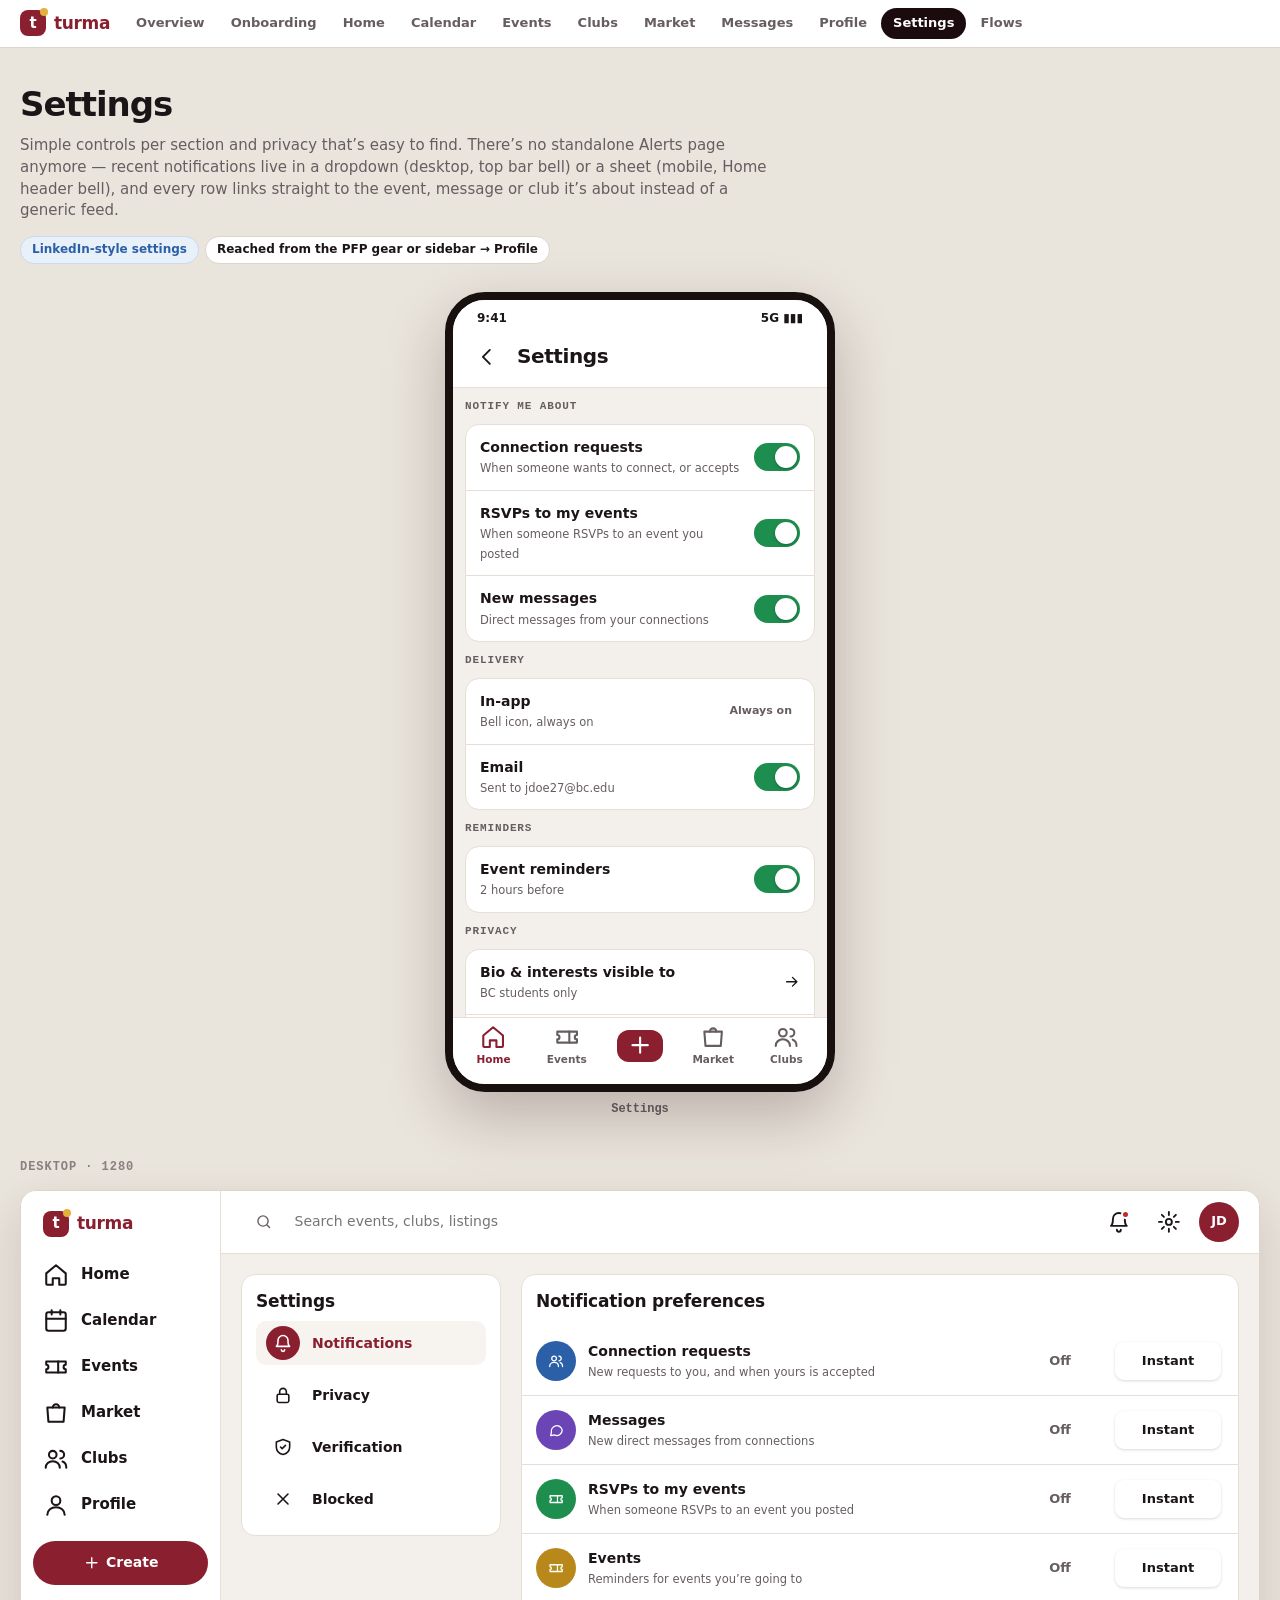
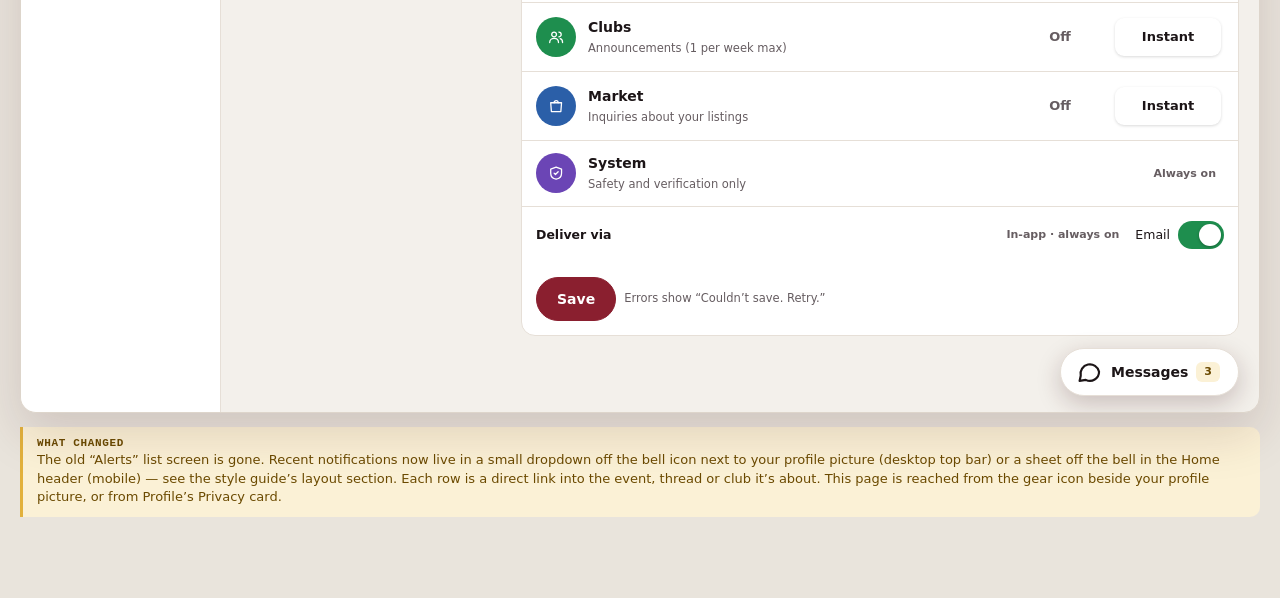
<file: 09-notifications-settings.html>
<!doctype html><html lang="en"><head><meta charset="utf-8"><meta name="viewport" content="width=device-width,initial-scale=1"><title>09 Settings — Turma</title><link rel="stylesheet" href="styles.css"></head><body>
<main class="page">
<h1>Settings</h1>
<p class="lede">Simple controls per section and privacy that’s easy to find. There’s no standalone Alerts page anymore — recent notifications live in a dropdown (desktop, top bar bell) or a sheet (mobile, Home header bell), and every row links straight to the event, message or club it’s about instead of a generic feed.</p>
<div class="tags"><span class="li">LinkedIn-style settings</span><span>Reached from the PFP gear or sidebar → Profile</span></div>

<div class="phones">
<figure class="pw"><div class="phone" data-tab="home">
  <div class="mhdr"><button class="iconbtn plain"><i data-i="back"></i></button><div class="ttl sp" style="font-size:20px">Settings</div></div>
  <div class="pbody"><div class="h3">Notify me about</div><div class="card list">
    <div class="item"><div class="grow"><b>Connection requests</b><span class="xs muted">When someone wants to connect, or accepts</span></div><button class="switch on" aria-label="Connection requests"></button></div>
    <div class="item"><div class="grow"><b>RSVPs to my events</b><span class="xs muted">When someone RSVPs to an event you posted</span></div><button class="switch on" aria-label="RSVPs to my events"></button></div>
    <div class="item"><div class="grow"><b>New messages</b><span class="xs muted">Direct messages from your connections</span></div><button class="switch on" aria-label="New messages"></button></div></div>
    <div class="h3">Delivery</div><div class="card list"><div class="item"><div class="grow"><b>In-app</b><span class="xs muted">Bell icon, always on</span></div><span class="badge">Always on</span></div><div class="item"><div class="grow"><b>Email</b><span class="xs muted">Sent to jdoe27@bc.edu</span></div><button class="switch on" aria-label="Email notifications"></button></div></div>
    <div class="h3">Reminders</div><div class="card list">
    <div class="item"><div class="grow"><b>Event reminders</b><span class="xs muted">2 hours before</span></div><button class="switch on" aria-label="Event reminders"></button></div></div>
    <div class="h3">Privacy</div><div class="card list"><div class="item"><div class="grow"><b>Bio &amp; interests visible to</b><span class="xs muted">BC students only</span></div><i data-i="arrow"></i></div><div class="item"><div class="grow"><b>Major &amp; minor visible to</b><span class="xs muted">Everyone</span></div><i data-i="arrow"></i></div><div class="item"><div class="grow"><b>Who can message me</b><span class="xs muted">Accepted connections only</span></div><i data-i="arrow"></i></div></div>
    <button class="btn ghost block"><i data-i="shield"></i>Report, block and safety</button><button class="btn block" data-toast="pt">Save changes</button></div><div class="toast" id="pt" hidden><i data-i="check"></i>Preferences saved</div></div><figcaption>Settings</figcaption></figure>
</div>

<div class="sec-label">Desktop · 1280</div>
<div class="desk" data-tab="settings"><div class="dbody two">
  <div class="rail"><div class="card pad stack"><div class="h2">Settings</div><a class="side-link on"><i data-i="bell"></i>Notifications</a><a class="side-link"><i data-i="lock"></i>Privacy</a><a class="side-link"><i data-i="shield"></i>Verification</a><a class="side-link"><i data-i="x"></i>Blocked</a></div></div>
  <div class="card"><div class="pad h2">Notification preferences</div><div class="list">
    <div class="item"><span class="av c2"><i data-i="users"></i></span><div class="grow"><b>Connection requests</b><span class="xs muted">New requests to you, and when yours is accepted</span></div><div class="seg" style="width:220px" data-tabs><button>Off</button><button class="on">Instant</button></div></div>
    <div class="item"><span class="av c5"><i data-i="chat"></i></span><div class="grow"><b>Messages</b><span class="xs muted">New direct messages from connections</span></div><div class="seg" style="width:220px" data-tabs><button>Off</button><button class="on">Instant</button></div></div>
    <div class="item"><span class="av c3"><i data-i="ticket"></i></span><div class="grow"><b>RSVPs to my events</b><span class="xs muted">When someone RSVPs to an event you posted</span></div><div class="seg" style="width:220px" data-tabs><button>Off</button><button class="on">Instant</button></div></div>
    <div class="item"><span class="av c4"><i data-i="ticket"></i></span><div class="grow"><b>Events</b><span class="xs muted">Reminders for events you’re going to</span></div><div class="seg" style="width:220px" data-tabs><button>Off</button><button class="on">Instant</button></div></div>
    <div class="item"><span class="av c3"><i data-i="users"></i></span><div class="grow"><b>Clubs</b><span class="xs muted">Announcements (1 per week max)</span></div><div class="seg" style="width:220px" data-tabs><button>Off</button><button class="on">Instant</button></div></div>
    <div class="item"><span class="av c2"><i data-i="bag"></i></span><div class="grow"><b>Market</b><span class="xs muted">Inquiries about your listings</span></div><div class="seg" style="width:220px" data-tabs><button>Off</button><button class="on">Instant</button></div></div>
    <div class="item"><span class="av c5"><i data-i="shield"></i></span><div class="grow"><b>System</b><span class="xs muted">Safety and verification only</span></div><span class="badge">Always on</span></div></div>
    <div class="pad row" style="border-top:1px solid var(--line)"><b class="sm sp">Deliver via</b><span class="badge">In-app · always on</span><span class="row sm"><span>Email</span><button class="switch on" aria-label="Email notifications"></button></span></div>
    <div class="pad row"><button class="btn">Save</button><span class="xs muted">Errors show “Couldn’t save. Retry.”</span></div></div>
</div></div>
<div class="note"><b>What changed</b>The old “Alerts” list screen is gone. Recent notifications now live in a small dropdown off the bell icon next to your profile picture (desktop top bar) or a sheet off the bell in the Home header (mobile) — see the style guide’s layout section. Each row is a direct link into the event, thread or club it’s about. This page is reached from the gear icon beside your profile picture, or from Profile’s Privacy card.</div>
</main><script src="app.js"></script></body></html>
</file>
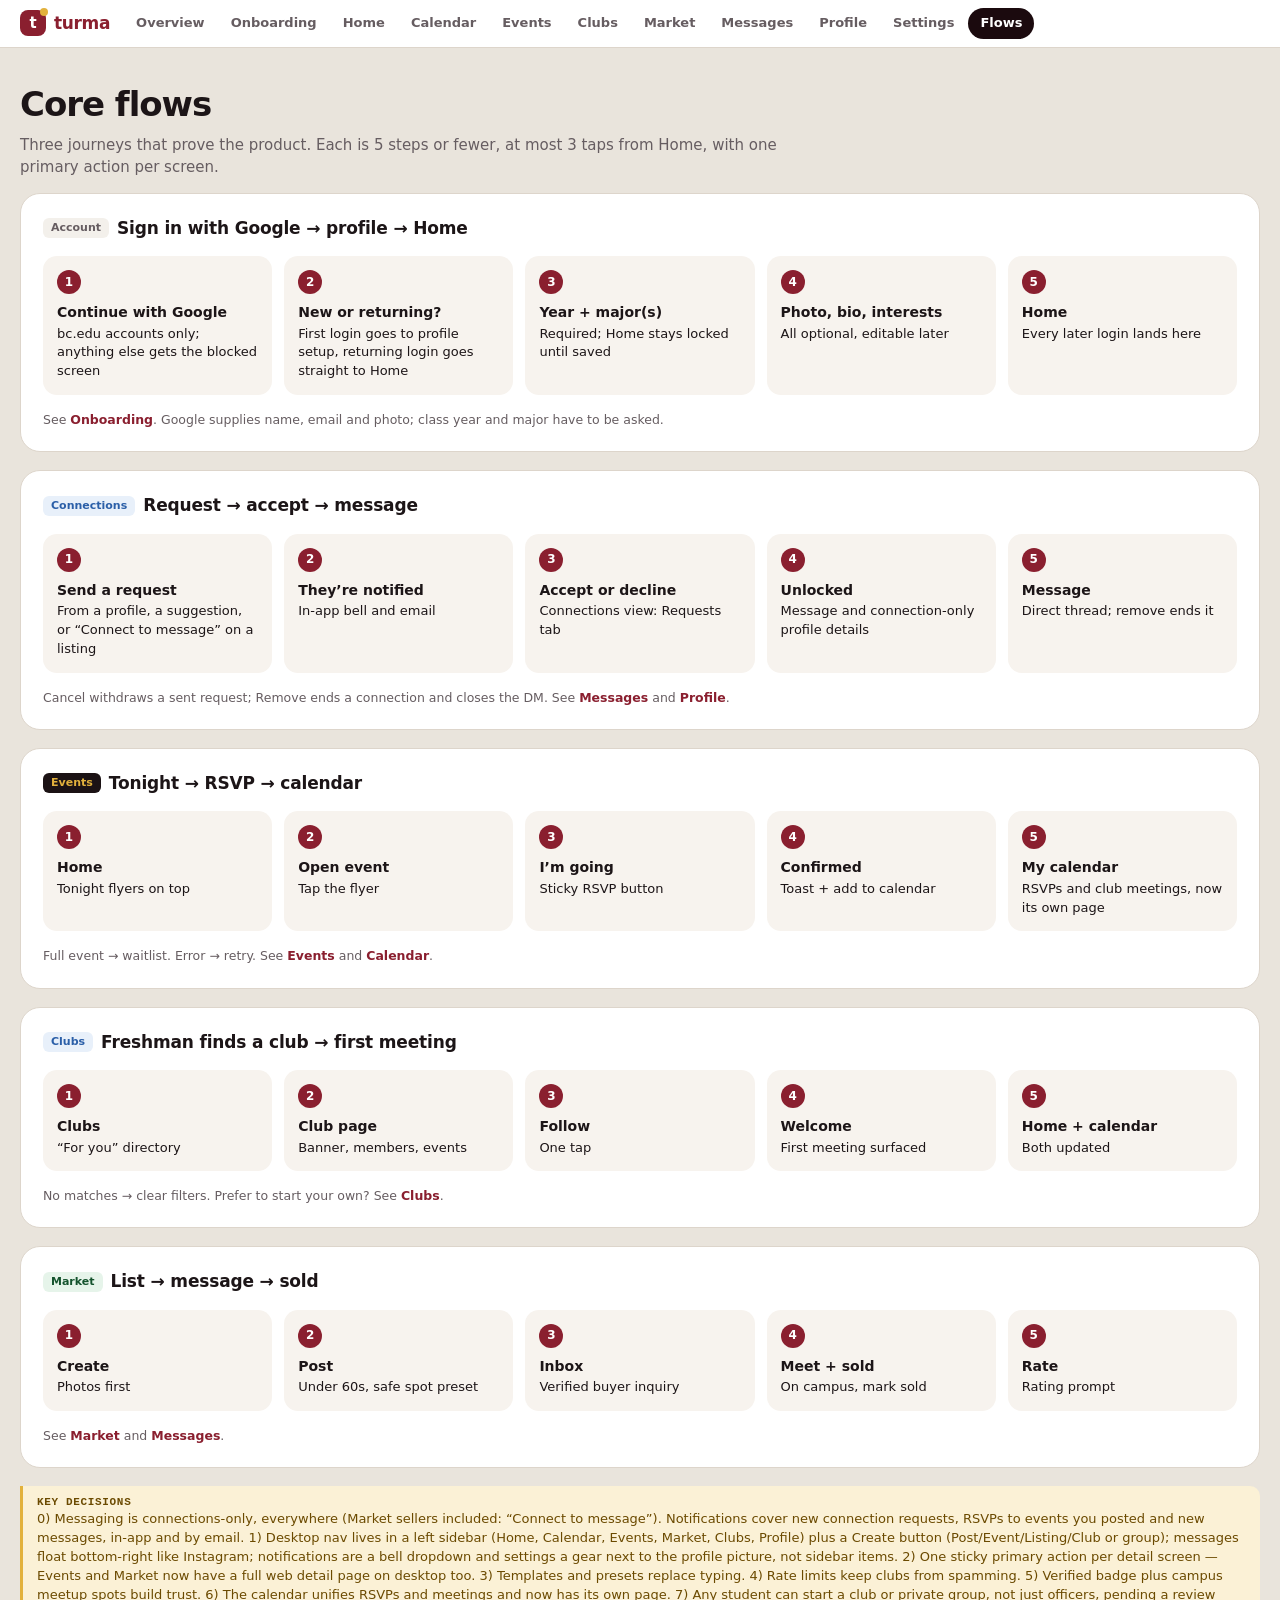
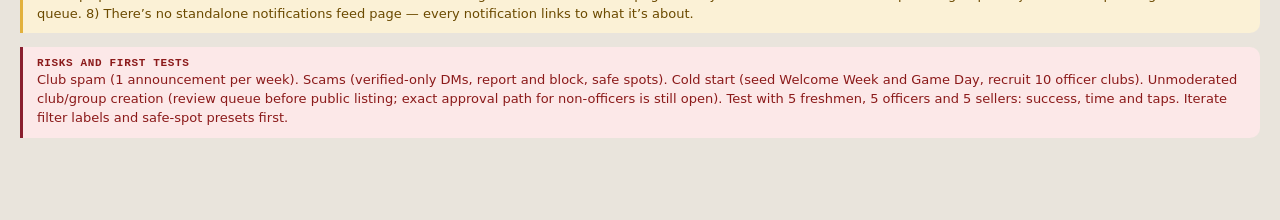
<file: 10-flows.html>
<!doctype html><html lang="en"><head><meta charset="utf-8"><meta name="viewport" content="width=device-width,initial-scale=1"><title>10 Flows — Turma</title><link rel="stylesheet" href="styles.css"></head><body>
<main class="page">
<h1>Core flows</h1>
<p class="lede">Three journeys that prove the product. Each is 5 steps or fewer, at most 3 taps from Home, with one primary action per screen.</p>

<div class="flowcard"><div class="row"><span class="badge" style="background:#F3F0EB">Account</span><b class="h2">Sign in with Google → profile → Home</b></div>
<div class="steps"><div><b>Continue with Google</b>bc.edu accounts only; anything else gets the blocked screen</div><div><b>New or returning?</b>First login goes to profile setup, returning login goes straight to Home</div><div><b>Year + major(s)</b>Required; Home stays locked until saved</div><div><b>Photo, bio, interests</b>All optional, editable later</div><div><b>Home</b>Every later login lands here</div></div>
<p class="sm muted" style="margin:0">See <a class="link" href="01-onboarding.html">Onboarding</a>. Google supplies name, email and photo; class year and major have to be asked.</p></div>

<div class="flowcard"><div class="row"><span class="badge" style="background:#E8F0FA;color:#2B5FA8">Connections</span><b class="h2">Request → accept → message</b></div>
<div class="steps"><div><b>Send a request</b>From a profile, a suggestion, or “Connect to message” on a listing</div><div><b>They’re notified</b>In-app bell and email</div><div><b>Accept or decline</b>Connections view: Requests tab</div><div><b>Unlocked</b>Message and connection-only profile details</div><div><b>Message</b>Direct thread; remove ends it</div></div>
<p class="sm muted" style="margin:0">Cancel withdraws a sent request; Remove ends a connection and closes the DM. See <a class="link" href="07-messaging.html">Messages</a> and <a class="link" href="08-profile.html">Profile</a>.</p></div>

<div class="flowcard"><div class="row"><span class="badge" style="background:#1B1214;color:#E2B13C">Events</span><b class="h2">Tonight → RSVP → calendar</b></div>
<div class="steps"><div><b>Home</b>Tonight flyers on top</div><div><b>Open event</b>Tap the flyer</div><div><b>I’m going</b>Sticky RSVP button</div><div><b>Confirmed</b>Toast + add to calendar</div><div><b>My calendar</b>RSVPs and club meetings, now its own page</div></div>
<p class="sm muted" style="margin:0">Full event → waitlist. Error → retry. See <a class="link" href="04-events.html">Events</a> and <a class="link" href="11-calendar.html">Calendar</a>.</p></div>

<div class="flowcard"><div class="row"><span class="badge" style="background:#E8F0FA;color:#2B5FA8">Clubs</span><b class="h2">Freshman finds a club → first meeting</b></div>
<div class="steps"><div><b>Clubs</b>“For you” directory</div><div><b>Club page</b>Banner, members, events</div><div><b>Follow</b>One tap</div><div><b>Welcome</b>First meeting surfaced</div><div><b>Home + calendar</b>Both updated</div></div>
<p class="sm muted" style="margin:0">No matches → clear filters. Prefer to start your own? See <a class="link" href="05-clubs.html">Clubs</a>.</p></div>

<div class="flowcard"><div class="row"><span class="badge ok">Market</span><b class="h2">List → message → sold</b></div>
<div class="steps"><div><b>Create</b>Photos first</div><div><b>Post</b>Under 60s, safe spot preset</div><div><b>Inbox</b>Verified buyer inquiry</div><div><b>Meet + sold</b>On campus, mark sold</div><div><b>Rate</b>Rating prompt</div></div>
<p class="sm muted" style="margin:0">See <a class="link" href="06-marketplace.html">Market</a> and <a class="link" href="07-messaging.html">Messages</a>.</p></div>

<div class="note"><b>Key decisions</b>0) Messaging is connections-only, everywhere (Market sellers included: “Connect to message”). Notifications cover new connection requests, RSVPs to events you posted and new messages, in-app and by email. 1) Desktop nav lives in a left sidebar (Home, Calendar, Events, Market, Clubs, Profile) plus a Create button (Post/Event/Listing/Club or group); messages float bottom-right like Instagram; notifications are a bell dropdown and settings a gear next to the profile picture, not sidebar items. 2) One sticky primary action per detail screen — Events and Market now have a full web detail page on desktop too. 3) Templates and presets replace typing. 4) Rate limits keep clubs from spamming. 5) Verified badge plus campus meetup spots build trust. 6) The calendar unifies RSVPs and meetings and now has its own page. 7) Any student can start a club or private group, not just officers, pending a review queue. 8) There’s no standalone notifications feed page — every notification links to what it’s about.</div>
<div class="note" style="border-color:var(--maroon);background:#FCE8E8;color:#8B1A1A"><b>Risks and first tests</b>Club spam (1 announcement per week). Scams (verified-only DMs, report and block, safe spots). Cold start (seed Welcome Week and Game Day, recruit 10 officer clubs). Unmoderated club/group creation (review queue before public listing; exact approval path for non-officers is still open). Test with 5 freshmen, 5 officers and 5 sellers: success, time and taps. Iterate filter labels and safe-spot presets first.</div>
</main><script src="app.js"></script></body></html>
</file>
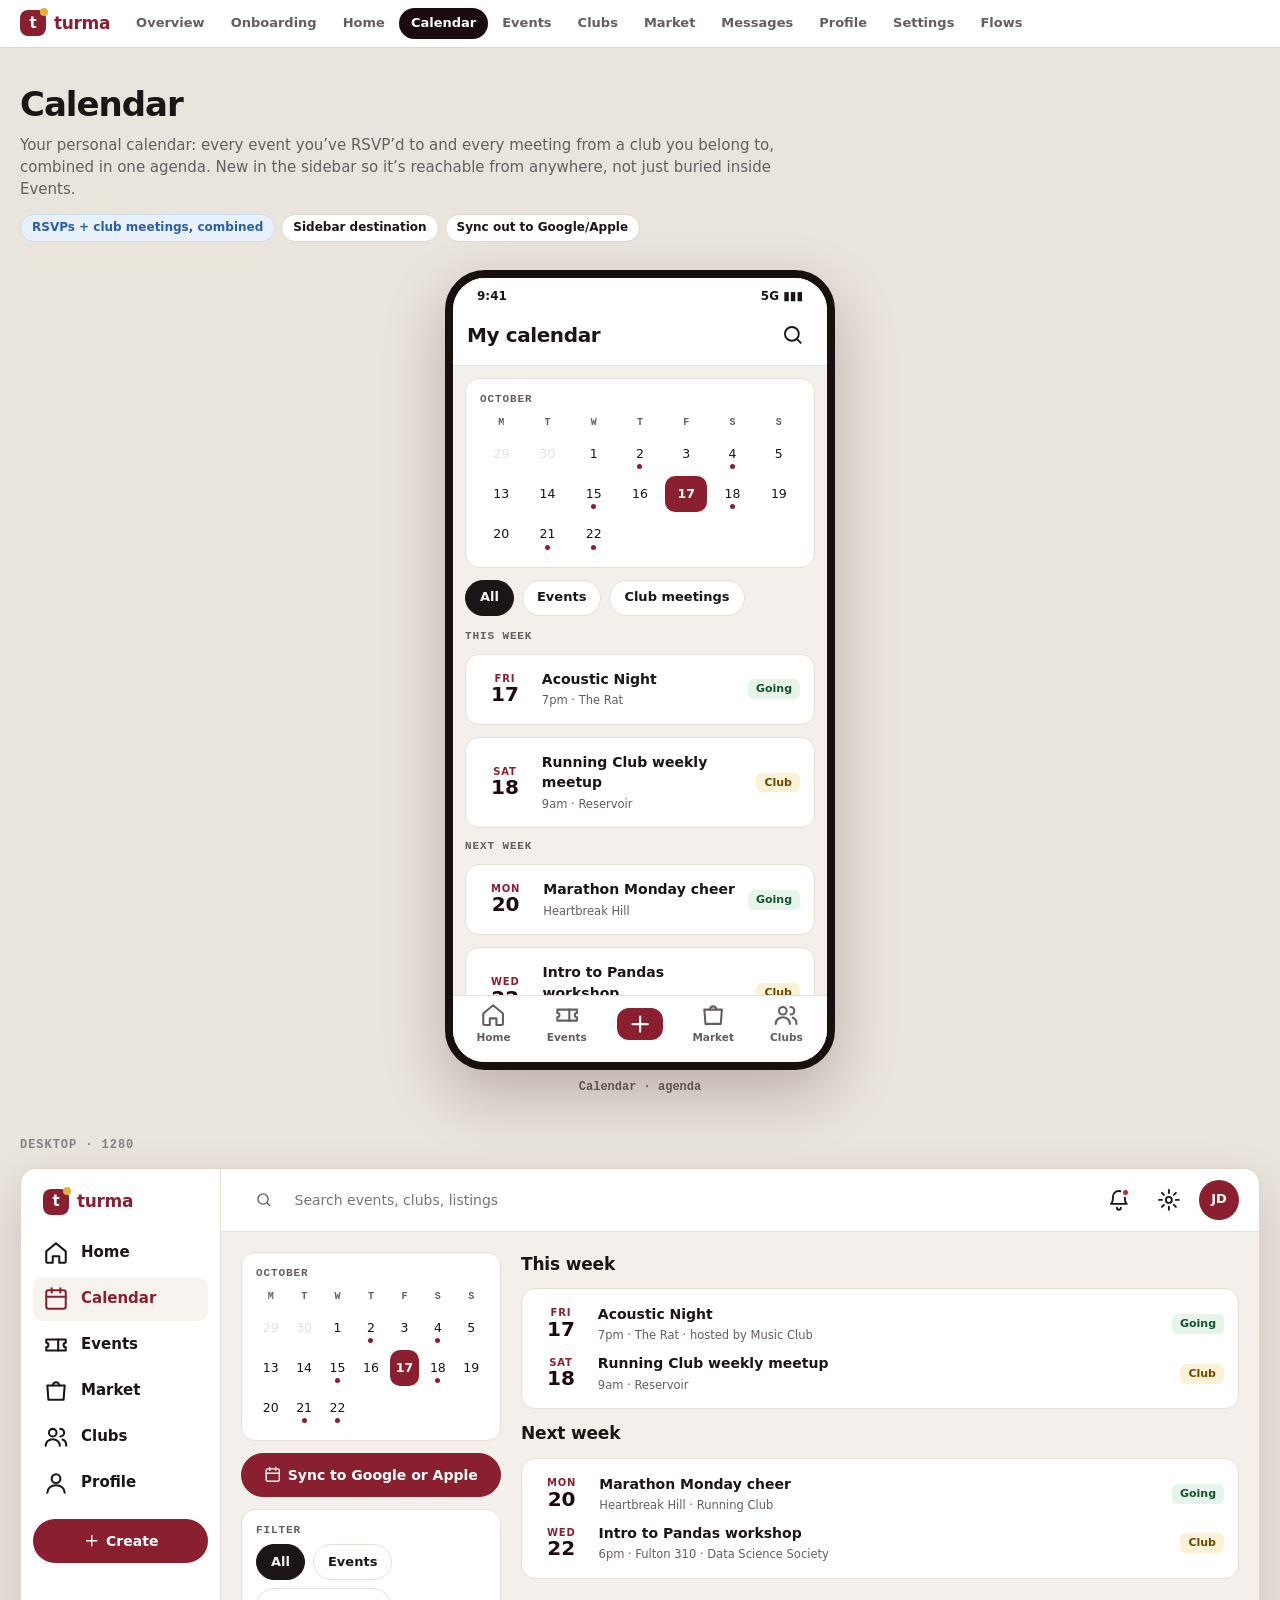
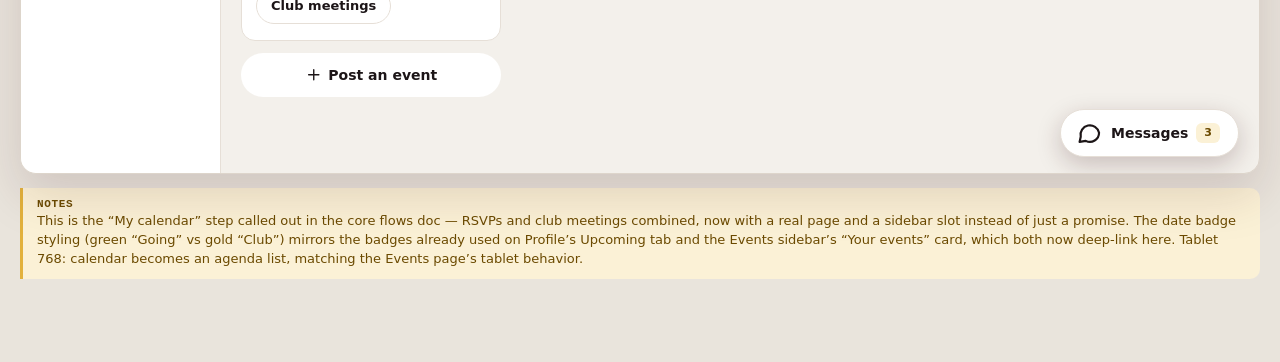
<file: 11-calendar.html>
<!doctype html><html lang="en"><head><meta charset="utf-8"><meta name="viewport" content="width=device-width,initial-scale=1"><title>11 Calendar — Turma</title><link rel="stylesheet" href="styles.css"></head><body>
<main class="page">
<h1>Calendar</h1>
<p class="lede">Your personal calendar: every event you’ve RSVP’d to and every meeting from a club you belong to, combined in one agenda. New in the sidebar so it’s reachable from anywhere, not just buried inside Events.</p>
<div class="tags"><span class="li">RSVPs + club meetings, combined</span><span>Sidebar destination</span><span>Sync out to Google/Apple</span></div>

<div class="phones">
<figure class="pw"><div class="phone" data-tab="calendar">
  <div class="mhdr"><div class="ttl sp">My calendar</div><a class="iconbtn" href="04-events.html" aria-label="Browse events"><i data-i="search"></i></a></div>
  <div class="pbody">
    <div class="card pad"><div class="h3" style="margin-bottom:8px">October</div><div class="cal"><b>M</b><b>T</b><b>W</b><b>T</b><b>F</b><b>S</b><b>S</b><span class="mute">29</span><span class="mute">30</span><span>1</span><span class="ev">2</span><span>3</span><span class="ev">4</span><span>5</span><span>13</span><span>14</span><span class="ev">15</span><span>16</span><span class="on">17</span><span class="ev">18</span><span>19</span><span>20</span><span class="ev">21</span><span class="ev">22</span></div></div>
    <div class="chips" data-chips><span class="chip on">All</span><span class="chip">Events</span><span class="chip">Club meetings</span></div>
    <div class="h3">This week</div>
    <div class="item card pad"><div class="date" style="background:var(--chip)"><small>FRI</small><b>17</b></div><div class="grow"><b>Acoustic Night</b><span class="xs muted">7pm · The Rat</span></div><span class="badge ok">Going</span></div>
    <div class="item card pad"><div class="date" style="background:var(--chip)"><small>SAT</small><b>18</b></div><div class="grow"><b>Running Club weekly meetup</b><span class="xs muted">9am · Reservoir</span></div><span class="badge gold">Club</span></div>
    <div class="h3">Next week</div>
    <div class="item card pad"><div class="date" style="background:var(--chip)"><small>MON</small><b>20</b></div><div class="grow"><b>Marathon Monday cheer</b><span class="xs muted">Heartbreak Hill</span></div><span class="badge ok">Going</span></div>
    <div class="item card pad"><div class="date" style="background:var(--chip)"><small>WED</small><b>22</b></div><div class="grow"><b>Intro to Pandas workshop</b><span class="xs muted">6pm · Fulton 310</span></div><span class="badge gold">Club</span></div>
    <button class="btn ghost block"><i data-i="cal"></i>Sync to Google or Apple Calendar</button>
    <div class="card pad" style="text-align:center"><p class="sm muted" style="margin:0">Nothing on the calendar yet? RSVP to events or join clubs and they’ll show up here automatically.</p></div>
  </div></div><figcaption>Calendar · agenda</figcaption></figure>
</div>

<div class="sec-label">Desktop · 1280</div>
<div class="desk" data-tab="calendar"><div class="dbody two">
  <div class="rail"><div class="card pad"><div class="h3" style="margin-bottom:8px">October</div><div class="cal"><b>M</b><b>T</b><b>W</b><b>T</b><b>F</b><b>S</b><b>S</b><span class="mute">29</span><span class="mute">30</span><span>1</span><span class="ev">2</span><span>3</span><span class="ev">4</span><span>5</span><span>13</span><span>14</span><span class="ev">15</span><span>16</span><span class="on">17</span><span class="ev">18</span><span>19</span><span>20</span><span class="ev">21</span><span class="ev">22</span></div></div>
    <button class="btn block"><i data-i="cal"></i>Sync to Google or Apple</button>
    <div class="card pad stack"><div class="h3">Filter</div><div class="chips wrap" data-chips><span class="chip on">All</span><span class="chip">Events</span><span class="chip">Club meetings</span></div></div>
    <a class="btn ghost block" href="04-events.html#ev-create"><i data-i="plus"></i>Post an event</a></div>
  <div class="col">
    <div class="h2">This week</div>
    <div class="card pad stack">
      <div class="item"><div class="date" style="background:var(--chip)"><small>FRI</small><b>17</b></div><div class="grow"><b>Acoustic Night</b><span class="xs muted">7pm · The Rat · hosted by Music Club</span></div><span class="badge ok">Going</span></div>
      <div class="item"><div class="date" style="background:var(--chip)"><small>SAT</small><b>18</b></div><div class="grow"><b>Running Club weekly meetup</b><span class="xs muted">9am · Reservoir</span></div><span class="badge gold">Club</span></div>
    </div>
    <div class="h2">Next week</div>
    <div class="card pad stack">
      <div class="item"><div class="date" style="background:var(--chip)"><small>MON</small><b>20</b></div><div class="grow"><b>Marathon Monday cheer</b><span class="xs muted">Heartbreak Hill · Running Club</span></div><span class="badge ok">Going</span></div>
      <div class="item"><div class="date" style="background:var(--chip)"><small>WED</small><b>22</b></div><div class="grow"><b>Intro to Pandas workshop</b><span class="xs muted">6pm · Fulton 310 · Data Science Society</span></div><span class="badge gold">Club</span></div>
    </div>
  </div>
</div></div>
<div class="note"><b>Notes</b>This is the “My calendar” step called out in the core flows doc — RSVPs and club meetings combined, now with a real page and a sidebar slot instead of just a promise. The date badge styling (green “Going” vs gold “Club”) mirrors the badges already used on Profile’s Upcoming tab and the Events sidebar’s “Your events” card, which both now deep-link here. Tablet 768: calendar becomes an agenda list, matching the Events page’s tablet behavior.</div>
</main><script src="app.js"></script></body></html>
</file>
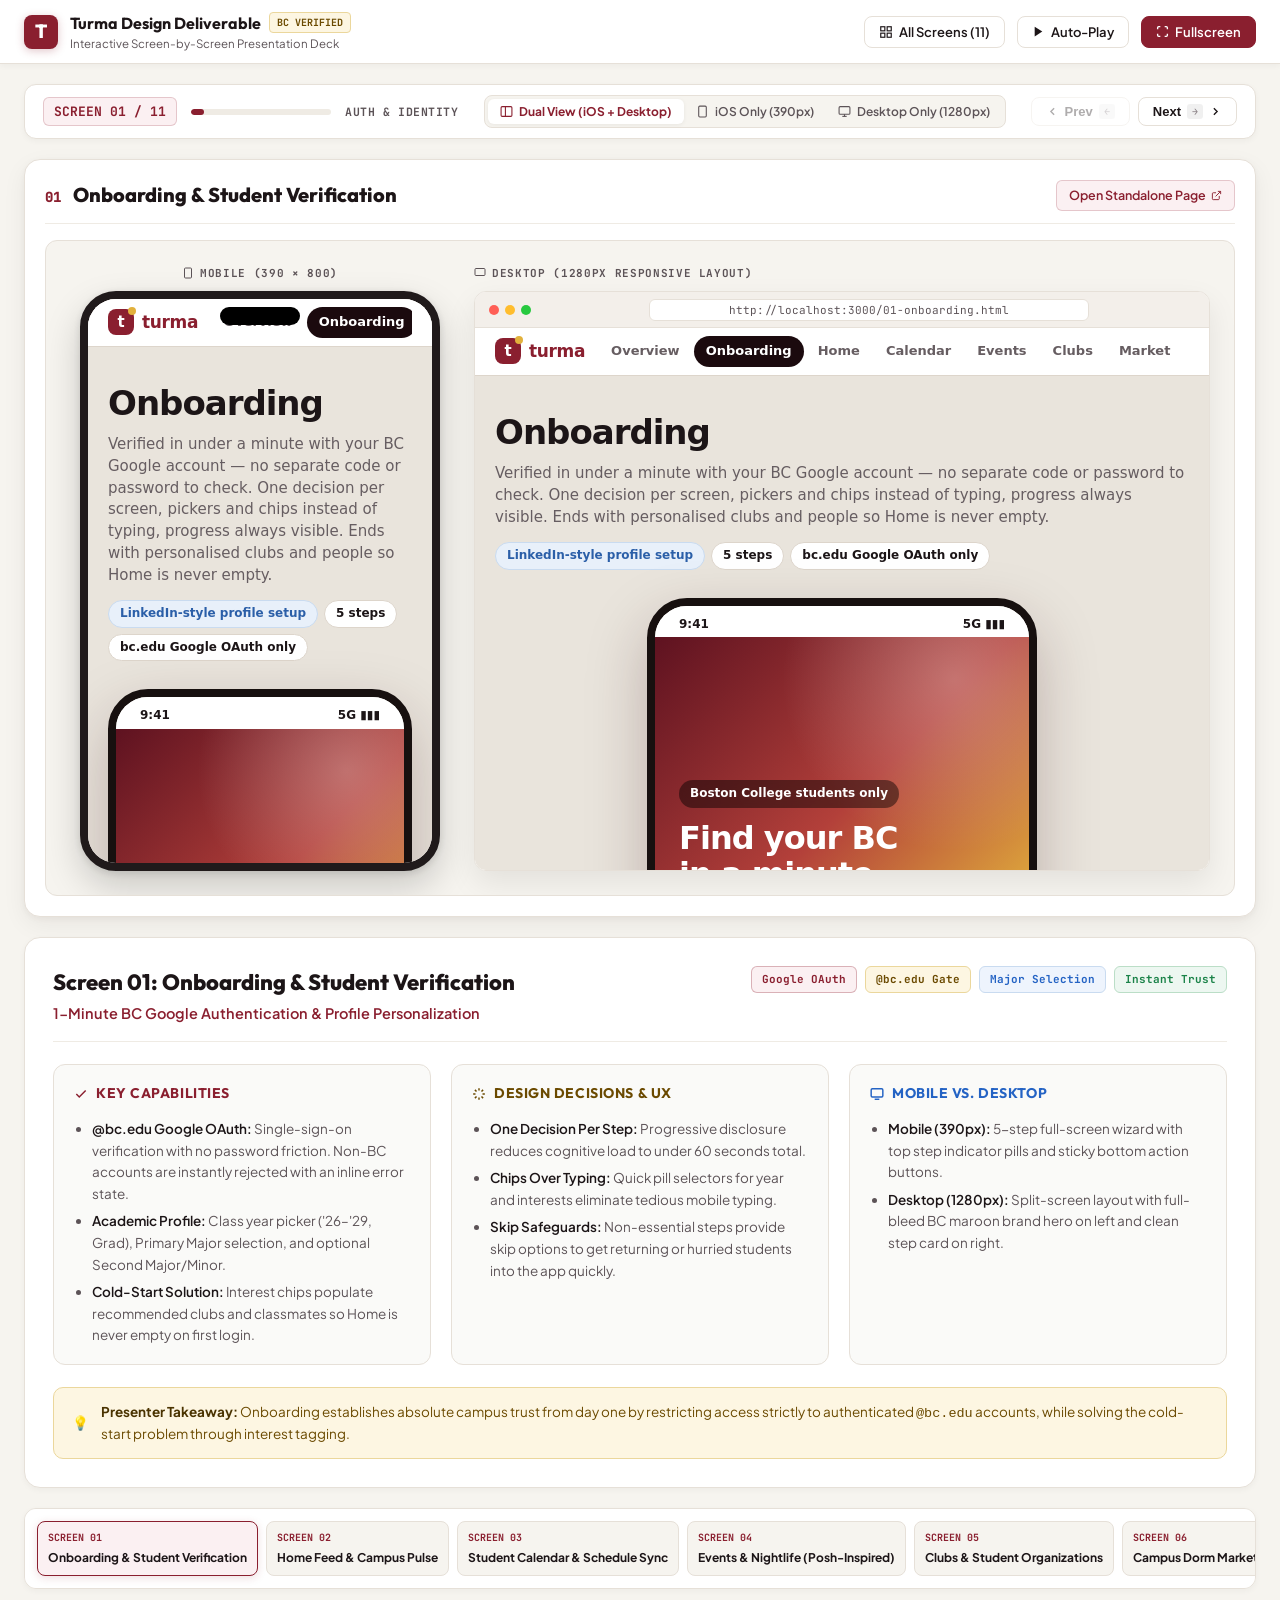
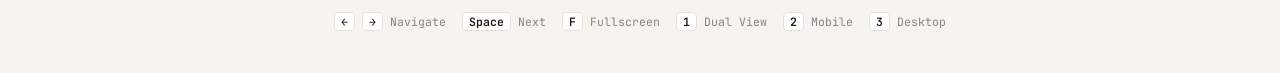
<file: slideshow.html>
<!doctype html>
<html lang="en">
<head>
  <meta charset="utf-8">
  <meta name="viewport" content="width=device-width, initial-scale=1">
  <title>Turma — Design Presentation Deck</title>
  <link rel="preconnect" href="https://fonts.googleapis.com">
  <link rel="preconnect" href="https://fonts.gstatic.com" crossorigin>
  <link href="https://fonts.googleapis.com/css2?family=Outfit:wght@400;500;600;700;800&family=Plus+Jakarta+Sans:wght@400;500;600;700&family=JetBrains+Mono:wght@500;700&display=swap" rel="stylesheet">
  <style>
    :root {
      --bc-maroon: #8A1F2F;
      --bc-maroon-dark: #63121E;
      --bc-maroon-light: #FBF0F2;
      --bc-gold: #D49D26;
      --bc-gold-soft: #FDF6E2;
      --bc-gold-ink: #6B4A00;
      --page-bg: #F6F4EF;
      --card-bg: #FFFFFF;
      --border-color: #E6E0D8;
      --border-subtle: #EFEBE4;
      --text-main: #1C1517;
      --text-muted: #5C5357;
      --text-dim: #8A8085;
      --accent-blue: #2463C4;
      --accent-blue-soft: #EEF4FD;
      --accent-green: #1B8349;
      --accent-green-soft: #EDF7F1;
      --font-display: 'Outfit', -apple-system, BlinkMacSystemFont, sans-serif;
      --font-body: 'Plus Jakarta Sans', -apple-system, BlinkMacSystemFont, sans-serif;
      --font-mono: 'JetBrains Mono', monospace;
      --shadow-sm: 0 2px 6px rgba(28, 21, 23, 0.04);
      --shadow-md: 0 8px 24px rgba(28, 21, 23, 0.06), 0 2px 6px rgba(28, 21, 23, 0.04);
      --shadow-lg: 0 16px 40px rgba(28, 21, 23, 0.08), 0 4px 12px rgba(28, 21, 23, 0.04);
    }

    * { box-sizing: border-box; margin: 0; padding: 0; }

    body {
      background-color: var(--page-bg);
      color: var(--text-main);
      font-family: var(--font-body);
      line-height: 1.5;
      min-height: 100vh;
      display: flex;
      flex-direction: column;
      -webkit-font-smoothing: antialiased;
    }

    /* Top Presentation Header */
    .deck-header {
      background: #FFFFFF;
      border-bottom: 1px solid var(--border-color);
      height: 64px;
      position: sticky;
      top: 0;
      z-index: 100;
      display: flex;
      align-items: center;
      justify-content: space-between;
      padding: 0 24px;
      box-shadow: var(--shadow-sm);
    }

    .brand-group {
      display: flex;
      align-items: center;
      gap: 12px;
      text-decoration: none;
      color: inherit;
    }

    .brand-mark {
      width: 34px;
      height: 34px;
      background: var(--bc-maroon);
      color: #fff;
      font-family: var(--font-display);
      font-weight: 800;
      font-size: 19px;
      border-radius: 8px;
      display: flex;
      align-items: center;
      justify-content: center;
      box-shadow: 0 2px 8px rgba(138, 31, 47, 0.25);
    }

    .brand-title-wrap {
      display: flex;
      flex-direction: column;
    }

    .brand-title {
      font-family: var(--font-display);
      font-weight: 700;
      font-size: 16px;
      color: var(--text-main);
      display: flex;
      align-items: center;
      gap: 8px;
    }

    .brand-pill {
      font-size: 10px;
      font-family: var(--font-mono);
      font-weight: 700;
      text-transform: uppercase;
      padding: 2px 7px;
      border-radius: 4px;
      background: var(--bc-gold-soft);
      color: var(--bc-gold-ink);
      border: 1px solid #EBD79C;
    }

    .brand-subtitle {
      font-size: 11.5px;
      color: var(--text-muted);
    }

    /* Header Controls */
    .header-controls {
      display: flex;
      align-items: center;
      gap: 12px;
    }

    .control-btn {
      background: #FFFFFF;
      border: 1px solid var(--border-color);
      color: var(--text-main);
      font-family: var(--font-body);
      font-size: 13px;
      font-weight: 600;
      padding: 7px 14px;
      border-radius: 8px;
      cursor: pointer;
      display: flex;
      align-items: center;
      gap: 6px;
      transition: all 0.15s ease;
      text-decoration: none;
    }

    .control-btn:hover {
      background: var(--page-bg);
      border-color: #D5CFC7;
    }

    .control-btn.maroon-btn {
      background: var(--bc-maroon);
      border-color: var(--bc-maroon);
      color: #FFFFFF;
    }

    .control-btn.maroon-btn:hover {
      background: var(--bc-maroon-dark);
      border-color: var(--bc-maroon-dark);
    }

    /* Presentation Layout */
    .deck-container {
      max-width: 1440px;
      margin: 0 auto;
      padding: 20px 24px 40px;
      width: 100%;
      display: flex;
      flex-direction: column;
      gap: 20px;
      flex: 1;
    }

    /* Slide Navigation & Status Bar */
    .slide-toolbar {
      background: #FFFFFF;
      border: 1px solid var(--border-color);
      border-radius: 12px;
      padding: 10px 18px;
      display: flex;
      align-items: center;
      justify-content: space-between;
      box-shadow: var(--shadow-sm);
      flex-wrap: wrap;
      gap: 12px;
    }

    .slide-meta-cluster {
      display: flex;
      align-items: center;
      gap: 14px;
    }

    .slide-index-badge {
      font-family: var(--font-mono);
      font-size: 13px;
      font-weight: 700;
      color: var(--bc-maroon);
      background: var(--bc-maroon-light);
      padding: 4px 10px;
      border-radius: 6px;
      border: 1px solid rgba(138, 31, 47, 0.2);
    }

    .slide-track {
      width: 140px;
      height: 6px;
      background: var(--border-subtle);
      border-radius: 3px;
      overflow: hidden;
    }

    .slide-track-fill {
      height: 100%;
      background: var(--bc-maroon);
      width: 9%;
      border-radius: 3px;
      transition: width 0.25s ease;
    }

    .slide-tag-label {
      font-size: 11.5px;
      font-weight: 700;
      text-transform: uppercase;
      letter-spacing: 0.05em;
      color: var(--text-muted);
      font-family: var(--font-mono);
    }

    /* View Switcher */
    .view-switcher {
      display: flex;
      align-items: center;
      background: var(--page-bg);
      padding: 3px;
      border-radius: 8px;
      border: 1px solid var(--border-color);
    }

    .view-btn {
      background: transparent;
      border: none;
      font-family: var(--font-body);
      font-size: 12px;
      font-weight: 600;
      color: var(--text-muted);
      padding: 5px 12px;
      border-radius: 6px;
      cursor: pointer;
      display: flex;
      align-items: center;
      gap: 6px;
      transition: all 0.15s ease;
    }

    .view-btn:hover {
      color: var(--text-main);
    }

    .view-btn.active {
      background: #FFFFFF;
      color: var(--bc-maroon);
      font-weight: 700;
      box-shadow: 0 1px 4px rgba(0,0,0,0.06);
    }

    /* Navigation Prev / Next */
    .nav-buttons {
      display: flex;
      align-items: center;
      gap: 8px;
    }

    .nav-btn {
      background: #FFFFFF;
      border: 1px solid var(--border-color);
      color: var(--text-main);
      font-size: 13px;
      font-weight: 700;
      padding: 6px 14px;
      border-radius: 8px;
      cursor: pointer;
      display: flex;
      align-items: center;
      gap: 6px;
      transition: all 0.15s ease;
    }

    .nav-btn:hover:not(:disabled) {
      background: var(--bc-maroon);
      border-color: var(--bc-maroon);
      color: #FFFFFF;
    }

    .nav-btn:disabled {
      opacity: 0.35;
      cursor: not-allowed;
    }

    .kbd-hint {
      font-size: 10px;
      font-family: var(--font-mono);
      background: rgba(0,0,0,0.06);
      padding: 1px 5px;
      border-radius: 3px;
      color: var(--text-dim);
    }

    .nav-btn:hover:not(:disabled) .kbd-hint {
      background: rgba(255,255,255,0.25);
      color: #FFFFFF;
    }

    /* MAIN VISUAL STAGE (DUAL PREVIEW: iOS + DESKTOP) */
    .stage-box {
      background: #FFFFFF;
      border: 1px solid var(--border-color);
      border-radius: 16px;
      padding: 20px;
      box-shadow: var(--shadow-md);
      display: flex;
      flex-direction: column;
      gap: 16px;
    }

    .stage-header {
      display: flex;
      align-items: center;
      justify-content: space-between;
      border-bottom: 1px solid var(--border-subtle);
      padding-bottom: 12px;
    }

    .stage-title-wrap {
      display: flex;
      align-items: baseline;
      gap: 12px;
    }

    .stage-screen-number {
      font-family: var(--font-mono);
      font-size: 14px;
      font-weight: 800;
      color: var(--bc-maroon);
    }

    .stage-screen-title {
      font-family: var(--font-display);
      font-size: 20px;
      font-weight: 800;
      color: var(--text-main);
    }

    .stage-actions {
      display: flex;
      align-items: center;
      gap: 10px;
    }

    .open-standalone-link {
      font-size: 12.5px;
      font-weight: 600;
      color: var(--bc-maroon);
      background: var(--bc-maroon-light);
      border: 1px solid rgba(138, 31, 47, 0.2);
      padding: 5px 12px;
      border-radius: 6px;
      text-decoration: none;
      display: flex;
      align-items: center;
      gap: 5px;
      transition: all 0.15s ease;
    }

    .open-standalone-link:hover {
      background: var(--bc-maroon);
      color: #FFFFFF;
    }

    /* Dual Display Canvas */
    .canvas-stage {
      background: var(--page-bg);
      border-radius: 12px;
      border: 1px solid var(--border-color);
      min-height: 580px;
      display: flex;
      align-items: stretch;
      justify-content: center;
      padding: 24px;
      gap: 24px;
      overflow: hidden;
      position: relative;
    }

    /* Left: iPhone / iOS Container */
    .mockup-column-mobile {
      flex: 0 0 380px;
      display: flex;
      flex-direction: column;
      align-items: center;
      gap: 10px;
    }

    .mockup-label {
      font-family: var(--font-mono);
      font-size: 11px;
      font-weight: 700;
      text-transform: uppercase;
      letter-spacing: 0.06em;
      color: var(--text-muted);
      display: flex;
      align-items: center;
      gap: 6px;
    }

    .iphone-shell {
      width: 360px;
      height: 580px;
      background: #17100F;
      border-radius: 36px;
      border: 8px solid #201A1B;
      box-shadow: 0 16px 36px rgba(0, 0, 0, 0.18), 0 2px 8px rgba(0, 0, 0, 0.12);
      position: relative;
      overflow: hidden;
      display: flex;
      flex-direction: column;
    }

    .iphone-notch {
      position: absolute;
      top: 8px;
      left: 50%;
      transform: translateX(-50%);
      width: 80px;
      height: 18px;
      background: #000;
      border-radius: 10px;
      z-index: 10;
      pointer-events: none;
    }

    .iphone-iframe {
      width: 100%;
      height: 100%;
      border: none;
      background: #FFFFFF;
    }

    /* Right: Desktop 1280px Container */
    .mockup-column-desktop {
      flex: 1;
      min-width: 0;
      display: flex;
      flex-direction: column;
      gap: 10px;
    }

    .browser-shell {
      flex: 1;
      height: 580px;
      background: #FFFFFF;
      border-radius: 12px;
      border: 1px solid var(--border-color);
      box-shadow: 0 12px 30px rgba(0, 0, 0, 0.08);
      display: flex;
      flex-direction: column;
      overflow: hidden;
    }

    .browser-topbar {
      height: 36px;
      background: #F3EFEA;
      border-bottom: 1px solid var(--border-color);
      display: flex;
      align-items: center;
      padding: 0 14px;
      gap: 12px;
      flex-shrink: 0;
    }

    .browser-window-dots {
      display: flex;
      gap: 6px;
    }

    .dot { width: 10px; height: 10px; border-radius: 50%; }
    .dot-close { background: #FF5F56; }
    .dot-min { background: #FFBD2E; }
    .dot-max { background: #27C93F; }

    .browser-address-bar {
      flex: 1;
      max-width: 440px;
      margin: 0 auto;
      background: #FFFFFF;
      border: 1px solid var(--border-color);
      border-radius: 6px;
      font-size: 11px;
      font-family: var(--font-mono);
      color: var(--text-muted);
      padding: 2px 10px;
      text-align: center;
      white-space: nowrap;
      overflow: hidden;
      text-overflow: ellipsis;
    }

    .browser-iframe {
      width: 100%;
      flex: 1;
      border: none;
      background: #FFFFFF;
    }

    /* Modes adjustments */
    .canvas-stage.mode-mobile .mockup-column-desktop { display: none; }
    .canvas-stage.mode-mobile .mockup-column-mobile { flex: 0 0 420px; }
    .canvas-stage.mode-mobile .iphone-shell { width: 390px; height: 640px; }

    .canvas-stage.mode-desktop .mockup-column-mobile { display: none; }
    .canvas-stage.mode-desktop .mockup-column-desktop { width: 100%; }
    .canvas-stage.mode-desktop .browser-shell { height: 640px; }

    .canvas-stage.mode-direct .mockup-column-mobile { display: none; }
    .canvas-stage.mode-direct .mockup-column-desktop { width: 100%; }
    .canvas-stage.mode-direct .browser-topbar { display: none; }
    .canvas-stage.mode-direct .browser-shell { height: 640px; border: none; }

    /* STRUCTURED EXPLANATIONS CARD ("Texts underneath that helps us understand it too") */
    .info-card {
      background: #FFFFFF;
      border: 1px solid var(--border-color);
      border-radius: 16px;
      padding: 28px;
      box-shadow: var(--shadow-sm);
      display: flex;
      flex-direction: column;
      gap: 22px;
    }

    .info-header {
      display: flex;
      justify-content: space-between;
      align-items: flex-start;
      border-bottom: 1px solid var(--border-subtle);
      padding-bottom: 16px;
      gap: 16px;
      flex-wrap: wrap;
    }

    .info-heading {
      font-family: var(--font-display);
      font-size: 22px;
      font-weight: 800;
      color: var(--text-main);
      margin-bottom: 4px;
    }

    .info-subheading {
      font-size: 14.5px;
      color: var(--bc-maroon);
      font-weight: 600;
    }

    .info-pills {
      display: flex;
      gap: 8px;
      flex-wrap: wrap;
    }

    .badge-pill {
      font-size: 11px;
      font-family: var(--font-mono);
      font-weight: 700;
      padding: 4px 10px;
      border-radius: 6px;
      background: var(--page-bg);
      border: 1px solid var(--border-color);
      color: var(--text-main);
      display: inline-flex;
      align-items: center;
      gap: 4px;
    }

    .badge-pill.maroon {
      background: var(--bc-maroon-light);
      border-color: rgba(138, 31, 47, 0.3);
      color: var(--bc-maroon);
    }

    .badge-pill.gold {
      background: var(--bc-gold-soft);
      border-color: #EBD79C;
      color: var(--bc-gold-ink);
    }

    .badge-pill.blue {
      background: var(--accent-blue-soft);
      border-color: #C9DBF0;
      color: var(--accent-blue);
    }

    .badge-pill.green {
      background: var(--accent-green-soft);
      border-color: #BBDEC7;
      color: var(--accent-green);
    }

    /* 3-Column Structured Information Grid */
    .info-grid {
      display: grid;
      grid-template-columns: repeat(auto-fit, minmax(320px, 1fr));
      gap: 20px;
    }

    .info-col {
      background: #FAFAF8;
      border: 1px solid var(--border-color);
      border-radius: 12px;
      padding: 18px 20px;
      display: flex;
      flex-direction: column;
      gap: 10px;
    }

    .info-col-title {
      font-family: var(--font-display);
      font-size: 14px;
      font-weight: 700;
      color: var(--text-main);
      display: flex;
      align-items: center;
      gap: 8px;
      text-transform: uppercase;
      letter-spacing: 0.04em;
    }

    .info-col-title.maroon-accent { color: var(--bc-maroon); }
    .info-col-title.gold-accent { color: var(--bc-gold-ink); }
    .info-col-title.blue-accent { color: var(--accent-blue); }

    .info-col-content {
      font-size: 13.5px;
      color: var(--text-muted);
      line-height: 1.6;
    }

    .info-col-content ul {
      padding-left: 18px;
      display: flex;
      flex-direction: column;
      gap: 6px;
      margin-top: 4px;
    }

    .info-col-content strong {
      color: var(--text-main);
      font-weight: 600;
    }

    /* Executive Highlights Banner */
    .executive-takeaway {
      background: var(--bc-gold-soft);
      border: 1px solid #EBD79C;
      border-radius: 10px;
      padding: 14px 18px;
      display: flex;
      align-items: center;
      gap: 12px;
      font-size: 13.5px;
      color: var(--bc-gold-ink);
      line-height: 1.5;
    }

    .executive-takeaway strong {
      color: #4A3300;
      font-weight: 700;
    }

    /* Thumbnails Slider */
    .thumbnail-rail {
      background: #FFFFFF;
      border: 1px solid var(--border-color);
      border-radius: 12px;
      padding: 12px;
      display: flex;
      gap: 8px;
      overflow-x: auto;
      box-shadow: var(--shadow-sm);
    }

    .thumb-item {
      flex: 0 0 150px;
      background: var(--page-bg);
      border: 1px solid var(--border-color);
      border-radius: 8px;
      padding: 8px 10px;
      cursor: pointer;
      display: flex;
      flex-direction: column;
      gap: 4px;
      transition: all 0.15s ease;
      text-align: left;
    }

    .thumb-item:hover {
      background: #FFFFFF;
      border-color: #D5CFC7;
      transform: translateY(-1px);
    }

    .thumb-item.active {
      background: var(--bc-maroon-light);
      border-color: var(--bc-maroon);
      box-shadow: 0 2px 8px rgba(138, 31, 47, 0.15);
    }

    .thumb-step {
      font-size: 10px;
      font-family: var(--font-mono);
      font-weight: 700;
      color: var(--bc-maroon);
    }

    .thumb-label {
      font-size: 12px;
      font-weight: 700;
      color: var(--text-main);
      white-space: nowrap;
      overflow: hidden;
      text-overflow: ellipsis;
    }

    /* Keyboard bar */
    .keyboard-nav-bar {
      display: flex;
      align-items: center;
      justify-content: center;
      gap: 16px;
      font-size: 11.5px;
      color: var(--text-dim);
      font-family: var(--font-mono);
      padding: 4px;
    }

    .kbd {
      background: #FFFFFF;
      border: 1px solid var(--border-color);
      padding: 1px 6px;
      border-radius: 4px;
      color: var(--text-main);
      font-weight: 600;
    }

    /* Jump Modal */
    .modal-backdrop {
      position: fixed;
      top: 0; left: 0; right: 0; bottom: 0;
      background: rgba(28, 21, 23, 0.6);
      backdrop-filter: blur(4px);
      z-index: 200;
      display: flex;
      align-items: center;
      justify-content: center;
      opacity: 0;
      pointer-events: none;
      transition: opacity 0.2s ease;
    }

    .modal-backdrop.active {
      opacity: 1;
      pointer-events: auto;
    }

    .modal-box {
      background: #FFFFFF;
      border-radius: 16px;
      width: 90%;
      max-width: 760px;
      max-height: 80vh;
      overflow-y: auto;
      padding: 24px;
      box-shadow: var(--shadow-lg);
      display: flex;
      flex-direction: column;
      gap: 16px;
    }

    .modal-header {
      display: flex;
      align-items: center;
      justify-content: space-between;
      border-bottom: 1px solid var(--border-subtle);
      padding-bottom: 12px;
    }

    .modal-title {
      font-family: var(--font-display);
      font-size: 18px;
      font-weight: 800;
    }

    .jump-list {
      display: grid;
      grid-template-columns: repeat(auto-fill, minmax(210px, 1fr));
      gap: 10px;
    }

    .jump-card {
      background: var(--page-bg);
      border: 1px solid var(--border-color);
      border-radius: 8px;
      padding: 10px 12px;
      text-align: left;
      cursor: pointer;
      display: flex;
      flex-direction: column;
      gap: 4px;
      transition: all 0.15s ease;
    }

    .jump-card:hover {
      background: var(--bc-maroon-light);
      border-color: var(--bc-maroon);
    }

    /* Responsive */
    @media (max-width: 1050px) {
      .canvas-stage { flex-direction: column; height: auto; min-height: 0; }
      .mockup-column-mobile { flex: none; width: 100%; }
      .iphone-shell { width: 340px; height: 500px; }
      .browser-shell { height: 480px; }
      .info-header { flex-direction: column; }
    }
  </style>
</head>
<body>

  <!-- Top Global Deck Header -->
  <header class="deck-header">
    <a href="index.html" class="brand-group" title="Back to Overview">
      <div class="brand-mark">T</div>
      <div class="brand-title-wrap">
        <div class="brand-title">
          Turma Design Deliverable
          <span class="brand-pill">BC Verified</span>
        </div>
        <div class="brand-subtitle">Interactive Screen-by-Screen Presentation Deck</div>
      </div>
    </a>

    <!-- Controls in Header -->
    <div class="header-controls">
      <button class="control-btn" id="openJumpBtn" title="View all 11 screens">
        <svg width="14" height="14" viewBox="0 0 24 24" fill="none" stroke="currentColor" stroke-width="2"><rect x="3" y="3" width="7" height="7"/><rect x="14" y="3" width="7" height="7"/><rect x="14" y="14" width="7" height="7"/><rect x="3" y="14" width="7" height="7"/></svg>
        All Screens (11)
      </button>
      <button class="control-btn" id="autoPlayBtn" title="Auto-advance presentation">
        <svg id="playIcon" width="13" height="13" viewBox="0 0 24 24" fill="currentColor"><polygon points="5 3 19 12 5 21 5 3"/></svg>
        <span id="playLabel">Auto-Play</span>
      </button>
      <button class="control-btn maroon-btn" id="fullScreenBtn" title="Fullscreen Mode (Key: F)">
        <svg width="13" height="13" viewBox="0 0 24 24" fill="none" stroke="currentColor" stroke-width="2.5"><path d="M8 3H5a2 2 0 0 0-2 2v3m18 0V5a2 2 0 0 0-2-2h-3m0 18h3a2 2 0 0 0 2-2v-3M3 16v3a2 2 0 0 0 2 2h3"/></svg>
        Fullscreen
      </button>
    </div>
  </header>

  <!-- Presentation Main Container -->
  <main class="deck-container">

    <!-- Slide Toolbar & Nav -->
    <div class="slide-toolbar">
      <div class="slide-meta-cluster">
        <span class="slide-index-badge" id="slideBadge">SCREEN 01 / 11</span>
        <div class="slide-track">
          <div class="slide-track-fill" id="slideTrackFill"></div>
        </div>
        <span class="slide-tag-label" id="slideCategoryLabel">ONBOARDING & IDENTITY</span>
      </div>

      <!-- View Switcher (Split, Mobile, Desktop, Direct) -->
      <div class="view-switcher" id="viewSwitcher">
        <button class="view-btn active" data-view="split" title="Show Mobile and Desktop side-by-side">
          <svg width="13" height="13" viewBox="0 0 24 24" fill="none" stroke="currentColor" stroke-width="2"><rect x="2" y="3" width="20" height="18" rx="2"/><line x1="10" y1="3" x2="10" y2="21"/></svg>
          Dual View (iOS + Desktop)
        </button>
        <button class="view-btn" data-view="mobile" title="Focus on iPhone Mobile Preview">
          <svg width="13" height="13" viewBox="0 0 24 24" fill="none" stroke="currentColor" stroke-width="2"><rect x="5" y="2" width="14" height="20" rx="2"/><line x1="12" y1="18" x2="12.01" y2="18"/></svg>
          iOS Only (390px)
        </button>
        <button class="view-btn" data-view="desktop" title="Focus on 1280px Desktop Browser Preview">
          <svg width="13" height="13" viewBox="0 0 24 24" fill="none" stroke="currentColor" stroke-width="2"><rect x="2" y="3" width="20" height="14" rx="2"/><line x1="8" y1="21" x2="16" y2="21"/><line x1="12" y1="17" x2="12" y2="21"/></svg>
          Desktop Only (1280px)
        </button>
      </div>

      <!-- Prev / Next Nav Buttons -->
      <div class="nav-buttons">
        <button class="nav-btn" id="prevBtn" title="Previous screen (Left Arrow)">
          <svg width="13" height="13" viewBox="0 0 24 24" fill="none" stroke="currentColor" stroke-width="2.5"><polyline points="15 18 9 12 15 6"/></svg>
          Prev <span class="kbd-hint">←</span>
        </button>
        <button class="nav-btn" id="nextBtn" title="Next screen (Right Arrow or Spacebar)">
          Next <span class="kbd-hint">→</span>
          <svg width="13" height="13" viewBox="0 0 24 24" fill="none" stroke="currentColor" stroke-width="2.5"><polyline points="9 18 15 12 9 6"/></svg>
        </button>
      </div>
    </div>

    <!-- MAIN VISUAL STAGE (DUAL PREVIEW) -->
    <section class="stage-box">
      <div class="stage-header">
        <div class="stage-title-wrap">
          <span class="stage-screen-number" id="screenNumberText">01</span>
          <h2 class="stage-screen-title" id="screenTitleText">Onboarding & Verification</h2>
        </div>
        <div class="stage-actions">
          <a class="open-standalone-link" id="openStandaloneBtn" href="01-onboarding.html" target="_blank" title="Open standalone HTML file">
            Open Standalone Page
            <svg width="11" height="11" viewBox="0 0 24 24" fill="none" stroke="currentColor" stroke-width="2"><path d="M18 13v6a2 2 0 0 1-2 2H5a2 2 0 0 1-2-2V8a2 2 0 0 1 2-2h6"/><polyline points="15 3 21 3 21 9"/><line x1="10" y1="14" x2="21" y2="3"/></svg>
          </a>
        </div>
      </div>

      <!-- Live Dual Canvas Viewport -->
      <div class="canvas-stage" id="canvasStage">
        
        <!-- Left: iPhone Mobile Frame -->
        <div class="mockup-column-mobile" id="mobileCol">
          <div class="mockup-label">
            <svg width="12" height="12" viewBox="0 0 24 24" fill="none" stroke="currentColor" stroke-width="2"><rect x="5" y="2" width="14" height="20" rx="2"/></svg>
            Mobile (390 × 800)
          </div>
          <div class="iphone-shell">
            <div class="iphone-notch"></div>
            <iframe class="iphone-iframe" id="iphoneFrame" src="01-onboarding.html" title="Mobile Frame View"></iframe>
          </div>
        </div>

        <!-- Right: Desktop Browser Frame -->
        <div class="mockup-column-desktop" id="desktopCol">
          <div class="mockup-label">
            <svg width="12" height="12" viewBox="0 0 24 24" fill="none" stroke="currentColor" stroke-width="2"><rect x="2" y="3" width="20" height="14" rx="2"/></svg>
            Desktop (1280px Responsive Layout)
          </div>
          <div class="browser-shell">
            <div class="browser-topbar">
              <div class="browser-window-dots">
                <div class="dot dot-close"></div>
                <div class="dot dot-min"></div>
                <div class="dot dot-max"></div>
              </div>
              <div class="browser-address-bar" id="browserUrlBar">http://localhost:3000/01-onboarding.html</div>
            </div>
            <iframe class="browser-iframe" id="desktopFrame" src="01-onboarding.html" title="Desktop Frame View"></iframe>
          </div>
        </div>

      </div>
    </section>

    <!-- STRUCTURED EXPLANATIONS CARD UNDERNEATH -->
    <article class="info-card">
      <div class="info-header">
        <div>
          <h1 class="info-heading" id="infoMainHeading">Screen 01: Onboarding & Student Verification</h1>
          <div class="info-subheading" id="infoSubHeading">1-Minute BC Verification & Cold-Start Feed Personalization</div>
        </div>
        <div class="info-pills" id="infoPillsWrap">
          <span class="badge-pill maroon">Google OAuth</span>
          <span class="badge-pill gold">@bc.edu Gate</span>
          <span class="badge-pill blue">Major Selection</span>
          <span class="badge-pill green">Instant Trust</span>
        </div>
      </div>

      <!-- 3-Column Structured Information Grid -->
      <div class="info-grid" id="infoGrid">
        
        <!-- Column 1: Core Functionality -->
        <div class="info-col">
          <div class="info-col-title maroon-accent">
            <svg width="14" height="14" viewBox="0 0 24 24" fill="none" stroke="currentColor" stroke-width="2.5"><polyline points="20 6 9 17 4 12"/></svg>
            Key Capabilities
          </div>
          <div class="info-col-content" id="col1Content">
            <ul>
              <li><strong>@bc.edu Google OAuth:</strong> Single-sign-on verification with no password friction. Non-BC accounts are instantly rejected with an inline error state.</li>
              <li><strong>Academic Profile:</strong> Class year picker ('26–'29, Grad), Primary Major selection, and optional Second Major/Minor.</li>
              <li><strong>Cold-Start Solution:</strong> Interest chips populate recommended clubs and classmates so Home is never empty on first login.</li>
            </ul>
          </div>
        </div>

        <!-- Column 2: Design Decisions -->
        <div class="info-col">
          <div class="info-col-title gold-accent">
            <svg width="14" height="14" viewBox="0 0 24 24" fill="none" stroke="currentColor" stroke-width="2.5"><path d="M12 2v4M12 18v4M4.93 4.93l2.83 2.83M16.24 16.24l2.83 2.83M2 12h4M18 12h4M4.93 19.07l2.83-2.83M16.24 7.76l2.83-2.83"/></svg>
            Design Decisions & UX
          </div>
          <div class="info-col-content" id="col2Content">
            <ul>
              <li><strong>One Decision Per Step:</strong> Progressive disclosure reduces cognitive load to under 60 seconds total.</li>
              <li><strong>Chips Over Typing:</strong> Quick pill selectors for year and interests eliminate tedious mobile typing.</li>
              <li><strong>Skip Safeguards:</strong> Non-essential steps provide skip options to get returning or hurried students into the app quickly.</li>
            </ul>
          </div>
        </div>

        <!-- Column 3: Responsive Adaptations -->
        <div class="info-col">
          <div class="info-col-title blue-accent">
            <svg width="14" height="14" viewBox="0 0 24 24" fill="none" stroke="currentColor" stroke-width="2.5"><rect x="2" y="3" width="20" height="14" rx="2"/><line x1="8" y1="21" x2="16" y2="21"/></svg>
            Mobile vs. Desktop
          </div>
          <div class="info-col-content" id="col3Content">
            <ul>
              <li><strong>Mobile (390px):</strong> 5-step full-screen wizard with top step indicator pills and sticky bottom action buttons.</li>
              <li><strong>Desktop (1280px):</strong> Split-screen layout with full-bleed BC maroon brand hero on left and clean step card on right.</li>
            </ul>
          </div>
        </div>

      </div>

      <!-- Bottom Executive Takeaway -->
      <div class="executive-takeaway">
        <span>💡</span>
        <div id="executiveText"><strong>Presenter Takeaway:</strong> Onboarding establishes absolute campus trust from day one by restricting access strictly to authenticated <code>@bc.edu</code> accounts, while solving the cold-start problem through interest tagging.</div>
      </div>
    </article>

    <!-- Bottom Thumbnail Rail -->
    <nav class="thumbnail-rail" id="thumbRail">
      <!-- Injected via JS -->
    </nav>

    <!-- Keyboard Navigation Footer -->
    <footer class="keyboard-nav-bar">
      <span><span class="kbd">←</span> <span class="kbd">→</span> Navigate</span>
      <span><span class="kbd">Space</span> Next</span>
      <span><span class="kbd">F</span> Fullscreen</span>
      <span><span class="kbd">1</span> Dual View</span>
      <span><span class="kbd">2</span> Mobile</span>
      <span><span class="kbd">3</span> Desktop</span>
    </footer>

  </main>

  <!-- Jump to Screen Modal -->
  <div class="modal-backdrop" id="jumpModal">
    <div class="modal-box">
      <div class="modal-header">
        <h3 class="modal-title">Select Prototype Screen to View</h3>
        <button class="control-btn" id="closeJumpBtn">✕ Close</button>
      </div>
      <div class="jump-list" id="jumpList">
        <!-- Injected via JS -->
      </div>
    </div>
  </div>

  <script>
    // Clean, informative, professional presentation data starting directly with 01 Onboarding
    const SCREENS = [
      {
        num: "01",
        title: "Onboarding & Student Verification",
        category: "Auth & Identity",
        url: "01-onboarding.html",
        subtitle: "1-Minute BC Google Authentication & Profile Personalization",
        pills: [
          { text: "Google OAuth", class: "maroon" },
          { text: "@bc.edu Gate", class: "gold" },
          { text: "Major Selection", class: "blue" },
          { text: "Instant Trust", class: "green" }
        ],
        col1: [
          "<strong>@bc.edu Google OAuth:</strong> Single-sign-on verification with no password friction. Non-BC accounts are instantly rejected with an inline error state.",
          "<strong>Academic Profile:</strong> Class year picker ('26–'29, Grad), Primary Major selection, and optional Second Major/Minor.",
          "<strong>Cold-Start Solution:</strong> Interest chips populate recommended clubs and classmates so Home is never empty on first login."
        ],
        col2: [
          "<strong>One Decision Per Step:</strong> Progressive disclosure reduces cognitive load to under 60 seconds total.",
          "<strong>Chips Over Typing:</strong> Quick pill selectors for year and interests eliminate tedious mobile typing.",
          "<strong>Skip Safeguards:</strong> Non-essential steps provide skip options to get returning or hurried students into the app quickly."
        ],
        col3: [
          "<strong>Mobile (390px):</strong> 5-step full-screen wizard with top step indicator pills and sticky bottom action buttons.",
          "<strong>Desktop (1280px):</strong> Split-screen layout with full-bleed BC maroon brand hero on left and clean step card on right."
        ],
        takeaway: "<strong>Presenter Takeaway:</strong> Onboarding establishes absolute campus trust from day one by restricting access strictly to authenticated <code>@bc.edu</code> accounts, while solving the cold-start problem through interest tagging."
      },
      {
        num: "02",
        title: "Home Feed & Campus Pulse",
        category: "Campus Feed",
        url: "02-home.html",
        subtitle: "Answers 'What’s on Tonight?' in 2 Seconds with 3 Specialized Feed Tabs",
        pills: [
          { text: "Flyer Strip", class: "gold" },
          { text: "Unified .club-post", class: "maroon" },
          { text: "All / Friends / Suggested", class: "blue" },
          { text: "Market Nearby", class: "green" }
        ],
        col1: [
          "<strong>Tonight Flyer Strip:</strong> High-energy horizontal carousel of tonight's events with 1-tap instant RSVP.",
          "<strong>Shared Post Component:</strong> Standardized <code>.club-post</code> format for all student, club, and officer updates with reaction pill counters.",
          "<strong>Marketplace Preview:</strong> 'Near you in Market' widget showcasing local dorm deals directly in the feed stream."
        ],
        col2: [
          "<strong>3 High-Signal Feed Tabs:</strong> 'All' (full campus pulse), 'Friends & Following' (close circle), and 'Suggested' (algorithmic interest matches).",
          "<strong>Notification Sheet / Dropdown:</strong> Contextual bell alerts linking directly into corresponding events, threads, or club posts."
        ],
        col3: [
          "<strong>Mobile (390px):</strong> Single-column feed with top search and bottom tab navigation bar.",
          "<strong>Desktop (1280px):</strong> 3-column architecture (Left navigation sidebar, Center feed stream, Right rail for trending clubs and persistent message dock)."
        ],
        takeaway: "<strong>Presenter Takeaway:</strong> The Home feed combines the nightlife energy of Posh flyers with the structured clarity of LinkedIn posts, allowing students to check campus life in seconds."
      },
      {
        num: "03",
        title: "Student Calendar & Schedule Sync",
        category: "Schedule & RSVP",
        url: "11-calendar.html",
        subtitle: "Automated RSVP Synchronization with Day / Week Time-Blocking Views",
        pills: [
          { text: "1-Tap RSVP Sync", class: "gold" },
          { text: "Day / Week View", class: "blue" },
          { text: "Location Tagging", class: "maroon" },
          { text: "Schedule Conflicts", class: "green" }
        ],
        col1: [
          "<strong>Seamless Event Sync:</strong> Tapping RSVP on any flyer across Turma automatically schedules it into the student's personal calendar.",
          "<strong>Campus Location Badges:</strong> Every entry displays precise venue instructions (e.g. 'Fulton 310', 'The Rat', 'O’Neill Steps').",
          "<strong>Conflict Detection:</strong> Visual warnings alert students when social events overlap with existing club meetings."
        ],
        col2: [
          "<strong>Categorized Event Colors:</strong> Distinct badges for Academic Workshops, Club Meetings, Socials, and Athletics.",
          "<strong>1-Tap Export:</strong> Direct export to Apple iCal and Google Calendar."
        ],
        col3: [
          "<strong>Mobile (390px):</strong> Reachable directly via 1 tap from the Events header, avoiding bottom tab clutter.",
          "<strong>Desktop (1280px):</strong> Dedicated sidebar navigation item with spacious multi-column schedule grid."
        ],
        takeaway: "<strong>Presenter Takeaway:</strong> Eliminates the common student problem of forgotten RSVPs by seamlessly anchoring campus events to an integrated schedule."
      },
      {
        num: "04",
        title: "Events & Nightlife (Posh-Inspired)",
        category: "Nightlife & Events",
        url: "04-events.html",
        subtitle: "Poster-First Flyers with Date Badges, Price Pills & Friends-Going Social Proof",
        pills: [
          { text: "Posh Poster Style", class: "gold" },
          { text: "Free / Price Pill", class: "green" },
          { text: "Friend Face Piles", class: "blue" },
          { text: "Required Description", class: "maroon" }
        ],
        col1: [
          "<strong>Poster-First Architecture:</strong> 4:5 visual flyers with top-left date badge and top-right pricing pill (e.g., 'Free', '$5').",
          "<strong>Social Proof Face Piles:</strong> Shows overlapping friend avatars ('5 friends going · 42 RSVPs') to drive student engagement.",
          "<strong>Filter Chips:</strong> Instant filtering by Tonight, This Weekend, Free, and Campus Categories."
        ],
        col2: [
          "<strong>Event Creation Guardrails:</strong> Fulfills project requirements with mandatory fields for Title, Required Description, Venue, and Ticket Price.",
          "<strong>Desktop Event Detail View:</strong> Dedicated web detail page with attendee lists and calendar export."
        ],
        col3: [
          "<strong>Mobile (390px):</strong> Infinite vertical flyer feed with sticky bottom RSVP action button.",
          "<strong>Desktop (1280px):</strong> Multi-column poster matrix with left filter sidebar rail."
        ],
        takeaway: "<strong>Presenter Takeaway:</strong> By replacing boring text bullet points with vibrant Posh-inspired visual flyers, student attendance and event excitement increase dramatically."
      },
      {
        num: "05",
        title: "Clubs & Student Organizations",
        category: "Clubs & Groups",
        url: "05-clubs.html",
        subtitle: "Hangout-Style Club Homepages, Discovery Directory & Officer Broadcast Hub",
        pills: [
          { text: "Hangout Profile", class: "maroon" },
          { text: "Officer Broadcasts", class: "gold" },
          { text: "Group Chat Toggle", class: "blue" },
          { text: "Rate-Limited Alerts", class: "green" }
        ],
        col1: [
          "<strong>Club Directory:</strong> Categorized directory across Academic, Cultural, Arts, Sports, and Service organizations.",
          "<strong>Club Profile Page:</strong> Branded cover banner, member roster, officer badges, and ticket-style upcoming events.",
          "<strong>Officer Admin Hub:</strong> Verified club leaders can broadcast official announcements and manage member lists."
        ],
        col2: [
          "<strong>Group Chat Integration:</strong> Explicit toggle to auto-generate linked team group chats for club members.",
          "<strong>Anti-Spam Rate Limiting:</strong> Club broadcasts are rate-limited to preserve student feed quality and eliminate notification fatigue."
        ],
        col3: [
          "<strong>Mobile (390px):</strong> Tabbed club page with direct +Follow button and bottom action sheet.",
          "<strong>Desktop (1280px):</strong> Full club dashboard layout with officer tools and multi-column feeds."
        ],
        takeaway: "<strong>Presenter Takeaway:</strong> Gives student clubs a professional digital home while providing officers with structured communication tools that prevent announcement spam."
      },
      {
        num: "06",
        title: "Campus Dorm Marketplace",
        category: "Dorm Marketplace",
        url: "06-marketplace.html",
        subtitle: "Verified Student-to-Student Commerce with Campus Safe Meetup Presets",
        pills: [
          { text: "Photo Tile Grid", class: "green" },
          { text: "Safe Meetup Zones", class: "blue" },
          { text: "Connect to Message", class: "maroon" },
          { text: "Price Upfront", class: "gold" }
        ],
        col1: [
          "<strong>Photo-First Grid:</strong> 2-column square photo tiles with upfront pricing, item conditions, and dorm location markers.",
          "<strong>Safe Campus Meetup Zones:</strong> Built-in recommendations for secure transaction spots: O'Neill Library, McElroy Lobby, or BC Police Station.",
          "<strong>Connect to Message:</strong> Students must be connected or initiate a trusted connection request to message sellers."
        ],
        col2: [
          "<strong>Scam Elimination:</strong> Zero anonymous accounts; every listing is tied to a verified BC student profile and class year.",
          "<strong>Quick Categories:</strong> Textbooks, Dorm Essentials, Mini-Fridges, Electronics, and Move-Out Furniture."
        ],
        col3: [
          "<strong>Mobile (390px):</strong> 2-column card grid with bottom Create Listing action pill.",
          "<strong>Desktop (1280px):</strong> Left filter rail (Price, Category, Location) with 4-column responsive product matrix."
        ],
        takeaway: "<strong>Presenter Takeaway:</strong> Replaces unmoderated Facebook groups with an authenticated campus marketplace featuring built-in public safe meetup spots."
      },
      {
        num: "07",
        title: "Messaging & Safety Center",
        category: "Chat & Safety",
        url: "07-messaging.html",
        subtitle: "Connections Filter, Campus Meetup Safety Banners & Desktop Floating Dock",
        pills: [
          { text: "Connections View", class: "blue" },
          { text: "Safety Warning", class: "green" },
          { text: "Market / Club Tabs", class: "gold" },
          { text: "Desktop Dock", class: "maroon" }
        ],
        col1: [
          "<strong>Connections Management:</strong> Full lifecycle for connection requests: Received (Accept/Decline), Sent (Cancel), and Connected Network.",
          "<strong>Thread Organization:</strong> Filter tabs separate general DMs from Marketplace item inquiries and Club group chats.",
          "<strong>Safety Header Banners:</strong> Persistent reminders inside marketplace threads to meet only in public campus areas with 1-tap reporting."
        ],
        col2: [
          "<strong>Course Requirement Compliance:</strong> Enforces connections-only messaging privacy to prevent unsolicited contact.",
          "<strong>Desktop Floating Dock:</strong> Persistent collapsible messaging pill in the bottom-right corner across all desktop screens."
        ],
        col3: [
          "<strong>Mobile (390px):</strong> Full-screen conversation thread with media attachments and quick-reply chips.",
          "<strong>Desktop (1280px):</strong> Two-pane split view (Left thread list, Right active conversation) plus global floating dock."
        ],
        takeaway: "<strong>Presenter Takeaway:</strong> Separates social chats from commercial inquiries and embeds continuous campus safety warnings directly inside transaction threads."
      },
      {
        num: "08",
        title: "Student Profile & Identity",
        category: "Identity & Profile",
        url: "08-profile.html",
        subtitle: "Verified Student Credentials, Following Network & Locked Privacy State",
        pills: [
          { text: "BC Verified Check", class: "blue" },
          { text: "Following Network", class: "maroon" },
          { text: "Locked Profile View", class: "gold" },
          { text: "RSVP & Market Tabs", class: "green" }
        ],
        col1: [
          "<strong>Verified Student Card:</strong> Displays student name, graduation year, major/minor, bio, and the official blue verified badge.",
          "<strong>Content Showcase:</strong> Tabs for Upcoming RSVPs (social events), My Clubs (with officer status), Active Listings, and Following.",
          "<strong>Following Network:</strong> Consolidates followed classmates, student organizations, and study groups in one place."
        ],
        col2: [
          "<strong>Locked Non-Connection State:</strong> Non-connected users view a privacy-protected card showing only basic info with a 'Connect' button.",
          "<strong>Settings Shortcut:</strong> Gear icon on profile provides instant access to privacy and notification controls."
        ],
        col3: [
          "<strong>Mobile (390px):</strong> Header profile card with segmented horizontal content tabs.",
          "<strong>Desktop (1280px):</strong> 3-column profile layout with left academic summary, center activity stream, and right network rail."
        ],
        takeaway: "<strong>Presenter Takeaway:</strong> Protects student privacy through a locked profile state for strangers while enabling classmates to coordinate on events and clubs."
      },
      {
        num: "09",
        title: "Notifications & Privacy Settings",
        category: "Privacy & Controls",
        url: "09-notifications-settings.html",
        subtitle: "'Quiet by Default' Architecture with Instant Off / On Notification Toggles",
        pills: [
          { text: "Quiet by Default", class: "maroon" },
          { text: "Off / Instant Rules", class: "gold" },
          { text: "Privacy Controls", class: "blue" },
          { text: "Blocked Accounts", class: "green" }
        ],
        col1: [
          "<strong>'Quiet by Default' Philosophy:</strong> Replaces bloated notification feeds with clean, granular Off / Instant segmented toggles.",
          "<strong>Per-Category Preferences:</strong> Separate frequency controls for Connection Requests, RSVP Confirmations, Marketplace Offers, and Clubs.",
          "<strong>Multi-Channel Routing:</strong> Choose between immediate in-app push notifications and daily digest emails."
        ],
        col2: [
          "<strong>Safety & Block List:</strong> Full management of blocked accounts and campus safe-meetup default settings.",
          "<strong>Profile Discoverability:</strong> Control whether your profile appears in suggested student searches."
        ],
        col3: [
          "<strong>Mobile (390px):</strong> Accessible via gear icon on profile; clean grouped card list.",
          "<strong>Desktop (1280px):</strong> Top-bar gear link and full 2-column preference management console."
        ],
        takeaway: "<strong>Presenter Takeaway:</strong> Eliminates notification fatigue by giving students transparent, one-tap control over every alert channel."
      },
      {
        num: "10",
        title: "Core User Flows & Journey Maps",
        category: "User Journeys",
        url: "10-flows.html",
        subtitle: "Architectural Journey Maps: First Login, Event RSVP, Market Purchase & Club Posts",
        pills: [
          { text: "Journey Maps", class: "gold" },
          { text: "≤ 3 Taps to Action", class: "green" },
          { text: "First vs Return Login", class: "blue" },
          { text: "Error Recovery", class: "maroon" }
        ],
        col1: [
          "<strong>Flow 1: First-Time vs Returning Login:</strong> Seamlessly routes new users through Google OAuth verification and returning users directly to their feed.",
          "<strong>Flow 2: Event Discovery to Calendar RSVP:</strong> Tap RSVP on flyer → instant confirmation toast → automatic calendar sync in ≤ 2 taps.",
          "<strong>Flow 3: Safe Marketplace Purchase:</strong> Scan listing → connect to message → automated safe campus meetup prompt."
        ],
        col2: [
          "<strong>Flow 4: Club Officer Broadcast:</strong> Officer opens dashboard → composes update → broadcast reaches club members with zero spam.",
          "<strong>Error Recovery:</strong> Clearly handles non-BC email sign-in attempts and marketplace connection requirements."
        ],
        col3: [
          "<strong>Universal Journeys:</strong> Identical logical flows across both mobile app and desktop web interfaces."
        ],
        takeaway: "<strong>Presenter Takeaway:</strong> Demonstrates that every critical task on Turma can be completed in three taps or fewer with zero unnecessary friction."
      },
      {
        num: "11",
        title: "Design System & Requirements Matrix",
        category: "Design System",
        url: "index.html",
        subtitle: "Complete Token Specification: 8px Grid, 44px Touch Targets, WCAG AA Compliance",
        pills: [
          { text: "8px Spacing Grid", class: "maroon" },
          { text: "44px Touch Targets", class: "gold" },
          { text: "4.5:1 Contrast", class: "green" },
          { text: "100% Complete", class: "blue" }
        ],
        col1: [
          "<strong>Curated Color Palette:</strong> BC Maroon (#8A1F2F), Gold (#E2B13C), Cream (#F3F0EB), Blue (#2B5FA8), and Green (#1E8E4E).",
          "<strong>Accessibility Standards:</strong> Strict adherence to WCAG AA 4.5:1 text contrast ratios. Color is never used alone without icons and text.",
          "<strong>Touch Target Ergonomics:</strong> 44px minimum touch targets on all mobile buttons, tabs, and interactive chips."
        ],
        col2: [
          "<strong>Requirements Matrix Fulfillment:</strong> 10 interactive HTML prototypes, 2 form factors (Mobile 390px + Desktop 1280px), 3 specialized interaction styles.",
          "<strong>Production Code Quality:</strong> Modular Vanilla CSS design tokens, lightweight JavaScript, and zero external bloat."
        ],
        col3: [
          "<strong>Deliverable Scope:</strong> 100% of functional and visual requirements verified and live on http://localhost:3000."
        ],
        takeaway: "<strong>Presenter Takeaway:</strong> Turma represents a complete, cohesive, and battle-tested software design deliverable built specifically for the Boston College student body."
      }
    ];

    // State
    let currentIndex = 0;
    let currentView = 'split'; // 'split', 'mobile', 'desktop'
    let isAutoPlay = false;
    let autoPlayTimer = null;

    // Elements
    const slideBadge = document.getElementById('slideBadge');
    const slideTrackFill = document.getElementById('slideTrackFill');
    const slideCategoryLabel = document.getElementById('slideCategoryLabel');
    const screenNumberText = document.getElementById('screenNumberText');
    const screenTitleText = document.getElementById('screenTitleText');
    const openStandaloneBtn = document.getElementById('openStandaloneBtn');
    const browserUrlBar = document.getElementById('browserUrlBar');

    const iphoneFrame = document.getElementById('iphoneFrame');
    const desktopFrame = document.getElementById('desktopFrame');
    const canvasStage = document.getElementById('canvasStage');

    const infoMainHeading = document.getElementById('infoMainHeading');
    const infoSubHeading = document.getElementById('infoSubHeading');
    const infoPillsWrap = document.getElementById('infoPillsWrap');
    const col1Content = document.getElementById('col1Content');
    const col2Content = document.getElementById('col2Content');
    const col3Content = document.getElementById('col3Content');
    const executiveText = document.getElementById('executiveText');

    const prevBtn = document.getElementById('prevBtn');
    const nextBtn = document.getElementById('nextBtn');
    const thumbRail = document.getElementById('thumbRail');
    const viewSwitcher = document.getElementById('viewSwitcher');

    const openJumpBtn = document.getElementById('openJumpBtn');
    const closeJumpBtn = document.getElementById('closeJumpBtn');
    const jumpModal = document.getElementById('jumpModal');
    const jumpList = document.getElementById('jumpList');

    const autoPlayBtn = document.getElementById('autoPlayBtn');
    const playIcon = document.getElementById('playIcon');
    const playLabel = document.getElementById('playLabel');
    const fullScreenBtn = document.getElementById('fullScreenBtn');

    // Initialize
    function init() {
      buildThumbnails();
      buildJumpList();
      loadScreen(0);
      bindEvents();
    }

    // Load specific screen
    function loadScreen(index) {
      if (index < 0 || index >= SCREENS.length) return;
      currentIndex = index;
      const s = SCREENS[index];

      // Top bar
      slideBadge.textContent = `SCREEN ${s.num} / ${SCREENS.length}`;
      const progress = ((index + 1) / SCREENS.length) * 100;
      slideTrackFill.style.width = `${progress}%`;
      slideCategoryLabel.textContent = s.category.toUpperCase();

      // Title & Links
      screenNumberText.textContent = s.num;
      screenTitleText.textContent = s.title;
      openStandaloneBtn.href = s.url;
      browserUrlBar.textContent = `http://localhost:3000/${s.url}`;

      // Update Frames
      iphoneFrame.src = s.url;
      desktopFrame.src = s.url;

      // Update Narrative Cards Underneath
      infoMainHeading.textContent = `Screen ${s.num}: ${s.title}`;
      infoSubHeading.textContent = s.subtitle;

      infoPillsWrap.innerHTML = s.pills.map(p => 
        `<span class="badge-pill ${p.class}">${p.text}</span>`
      ).join('');

      col1Content.innerHTML = `<ul>${s.col1.map(item => `<li>${item}</li>`).join('')}</ul>`;
      col2Content.innerHTML = `<ul>${s.col2.map(item => `<li>${item}</li>`).join('')}</ul>`;
      col3Content.innerHTML = `<ul>${s.col3.map(item => `<li>${item}</li>`).join('')}</ul>`;
      executiveText.innerHTML = s.takeaway;

      // Update Nav Buttons
      prevBtn.disabled = (currentIndex === 0);
      nextBtn.disabled = (currentIndex === SCREENS.length - 1);

      // Active Thumbnail
      document.querySelectorAll('.thumb-item').forEach((t, i) => {
        t.classList.toggle('active', i === currentIndex);
      });
      const activeThumb = document.querySelector(`.thumb-item[data-idx="${currentIndex}"]`);
      if (activeThumb) {
        activeThumb.scrollIntoView({ behavior: 'smooth', block: 'nearest', inline: 'center' });
      }
    }

    // Build Thumbnail Navigation
    function buildThumbnails() {
      thumbRail.innerHTML = SCREENS.map((s, i) => `
        <div class="thumb-item ${i === 0 ? 'active' : ''}" data-idx="${i}">
          <div class="thumb-step">SCREEN ${s.num}</div>
          <div class="thumb-label">${s.title}</div>
        </div>
      `).join('');

      thumbRail.querySelectorAll('.thumb-item').forEach(item => {
        item.addEventListener('click', () => {
          const idx = parseInt(item.getAttribute('data-idx'), 10);
          loadScreen(idx);
        });
      });
    }

    // Build Jump Modal List
    function buildJumpList() {
      jumpList.innerHTML = SCREENS.map((s, i) => `
        <button class="jump-card" data-idx="${i}">
          <span style="font-family:var(--font-mono);font-size:11px;font-weight:700;color:var(--bc-maroon)">SCREEN ${s.num}</span>
          <strong style="font-size:13px;color:var(--text-main)">${s.title}</strong>
          <span style="font-size:11.5px;color:var(--text-muted)">${s.category}</span>
        </button>
      `).join('');

      jumpList.querySelectorAll('.jump-card').forEach(card => {
        card.addEventListener('click', () => {
          const idx = parseInt(card.getAttribute('data-idx'), 10);
          loadScreen(idx);
          closeJumpModal();
        });
      });
    }

    function openJumpModal() { jumpModal.classList.add('active'); }
    function closeJumpModal() { jumpModal.classList.remove('active'); }

    // Bind Event Listeners
    function bindEvents() {
      // Prev / Next
      prevBtn.addEventListener('click', () => {
        if (currentIndex > 0) loadScreen(currentIndex - 1);
      });

      nextBtn.addEventListener('click', () => {
        if (currentIndex < SCREENS.length - 1) loadScreen(currentIndex + 1);
      });

      // View Switcher (Dual / Mobile / Desktop)
      viewSwitcher.querySelectorAll('.view-btn').forEach(btn => {
        btn.addEventListener('click', () => {
          viewSwitcher.querySelectorAll('.view-btn').forEach(b => b.classList.remove('active'));
          btn.classList.add('active');
          const view = btn.getAttribute('data-view');
          currentView = view;
          canvasStage.className = `canvas-stage mode-${view}`;
        });
      });

      // Jump Modal
      openJumpBtn.addEventListener('click', openJumpModal);
      closeJumpBtn.addEventListener('click', closeJumpModal);
      jumpModal.addEventListener('click', (e) => {
        if (e.target === jumpModal) closeJumpModal();
      });

      // Auto-Play
      autoPlayBtn.addEventListener('click', toggleAutoPlay);

      // Fullscreen
      fullScreenBtn.addEventListener('click', toggleFullscreen);

      // Keyboard Controls
      window.addEventListener('keydown', (e) => {
        if (['INPUT', 'TEXTAREA'].includes(document.activeElement.tagName)) return;

        if (e.key === 'ArrowRight' || e.key === ' ') {
          e.preventDefault();
          if (currentIndex < SCREENS.length - 1) loadScreen(currentIndex + 1);
        } else if (e.key === 'ArrowLeft') {
          e.preventDefault();
          if (currentIndex > 0) loadScreen(currentIndex - 1);
        } else if (e.key.toLowerCase() === 'f') {
          toggleFullscreen();
        } else if (e.key.toLowerCase() === 't') {
          openJumpModal();
        } else if (e.key === 'Escape') {
          closeJumpModal();
        } else if (e.key === '1') {
          document.querySelector('[data-view="split"]').click();
        } else if (e.key === '2') {
          document.querySelector('[data-view="mobile"]').click();
        } else if (e.key === '3') {
          document.querySelector('[data-view="desktop"]').click();
        }
      });
    }

    // Toggle Auto Play
    function toggleAutoPlay() {
      if (isAutoPlay) {
        clearInterval(autoPlayTimer);
        isAutoPlay = false;
        playLabel.textContent = 'Auto-Play';
        playIcon.innerHTML = '<polygon points="5 3 19 12 5 21 5 3"/>';
        autoPlayBtn.classList.remove('maroon-btn');
      } else {
        isAutoPlay = true;
        playLabel.textContent = 'Pause';
        playIcon.innerHTML = '<rect x="6" y="4" width="4" height="16"/><rect x="14" y="4" width="4" height="16"/>';
        autoPlayBtn.classList.add('maroon-btn');
        autoPlayTimer = setInterval(() => {
          if (currentIndex < SCREENS.length - 1) {
            loadScreen(currentIndex + 1);
          } else {
            loadScreen(0);
          }
        }, 8000);
      }
    }

    // Toggle Native Fullscreen
    function toggleFullscreen() {
      if (!document.fullscreenElement) {
        document.documentElement.requestFullscreen().catch(err => {
          console.warn(`Fullscreen error: ${err.message}`);
        });
      } else {
        if (document.exitFullscreen) document.exitFullscreen();
      }
    }

    document.addEventListener('DOMContentLoaded', init);
  </script>
</body>
</html>
</file>
<file: styles.css>
/* TURMA design system — BC maroon + gold.
   Three modes via data-theme on .phone/.desk:
   (default) LinkedIn-style light feed · mkt = Marketplace tiles */
:root{
  --maroon:#8A1F2F;--maroon-d:#5E1220;--deep:#1B0A0E;--gold:#E2B13C;--gold-soft:#FBF1D6;--gold-ink:#6B4A00;
  --bg:#F3F0EB;--card:#fff;--text:#1C1517;--muted:#665D61;--line:#E6DFD7;--chip:#fff;--hover:#F7F3EE;
  --accent:#8A1F2F;--on-accent:#fff;--ok:#1E8E4E;--danger:#C62828;--blue:#2B5FA8;--r:14px;
  --font:-apple-system,BlinkMacSystemFont,"SF Pro Text",Inter,system-ui,sans-serif;--mono:ui-monospace,Menlo,monospace;
}
[data-theme=mkt]{--bg:#fff;--line:#E9E4DE;--chip:#F0EDE9;--hover:#F0EDE9}
*{box-sizing:border-box}
body{margin:0;font:14px/1.45 var(--font);background:#E9E4DC;color:#1C1517;-webkit-font-smoothing:antialiased}
a{color:inherit;text-decoration:none}
button,input,select{font:inherit;color:inherit}
.ic{display:inline-flex;width:1.25em;height:1.25em;flex:none}.ic svg{width:100%;height:100%}

/* ---------- prototype chrome (not part of the app) ---------- */
.hub{position:sticky;top:0;z-index:50;background:#fff;border-bottom:1px solid #DDD5CB;display:flex;align-items:center;gap:14px;padding:8px 20px}
.hub nav{display:flex;gap:2px;overflow-x:auto}
.hub nav a{padding:6px 12px;border-radius:999px;font-size:13px;font-weight:600;color:#665D61;white-space:nowrap}
.hub nav a:hover{background:#F3F0EB}.hub nav a.on{background:var(--deep);color:#fff}
.logo{display:flex;align-items:center;gap:8px;font-weight:800;font-size:17px;letter-spacing:-.02em;color:var(--maroon)}
.logo i{width:26px;height:26px;border-radius:8px;background:var(--maroon);color:#fff;display:grid;place-items:center;font-style:normal;font-size:15px;position:relative}
.logo i:after{content:"";position:absolute;right:-2px;top:-2px;width:8px;height:8px;border-radius:50%;background:var(--gold)}
.page{max-width:1280px;margin:0 auto;padding:32px 20px 80px}
.page h1{font-size:34px;letter-spacing:-.03em;margin:0 0 6px}
.lede{max-width:760px;color:#665D61;margin:0 0 14px;font-size:15px}
.tags{display:flex;gap:6px;flex-wrap:wrap;margin-bottom:28px}
.tags span{font-size:12px;font-weight:700;padding:4px 11px;border-radius:999px;background:#fff;border:1px solid #DDD5CB}
.tags .posh{background:#FBF1D6;color:#6B4A00;border-color:#EBD79C}.tags .li{background:#E8F0FA;color:#2B5FA8;border-color:#C9DBF0}.tags .fb{background:#E6F4EA;color:#1E6B3E;border-color:#BBDEC7}
.sec-label{font:700 12px var(--mono);letter-spacing:.08em;text-transform:uppercase;color:#8A7F82;margin:44px 0 16px}
.phones{display:flex;flex-wrap:wrap;gap:32px;justify-content:center;align-items:flex-start}
.pw{width:390px}.pw figcaption{font:600 12px var(--mono);color:#665D61;text-align:center;margin-top:10px}
.pw{margin:0}
.note{border-left:3px solid var(--gold);background:var(--gold-soft);color:var(--gold-ink);padding:10px 14px;border-radius:0 10px 10px 0;font-size:13px;margin-top:14px}
.note b{display:block;font:700 11px var(--mono);letter-spacing:.06em;text-transform:uppercase;margin-bottom:2px}
.note.open{border-color:var(--maroon);background:#FCE8E8;color:#8B1A1A}

/* ---------- device frames ---------- */
.phone{width:390px;height:800px;border-radius:40px;border:8px solid #17100F;background:var(--bg);color:var(--text);display:flex;flex-direction:column;overflow:hidden;position:relative;box-shadow:0 24px 60px rgba(60,20,25,.25)}
.sb{display:flex;justify-content:space-between;padding:10px 24px 4px;font-size:12px;font-weight:700;background:var(--card)}
.mhdr{padding:6px 14px 10px;display:flex;align-items:center;gap:10px;background:var(--card);border-bottom:1px solid var(--line)}
.mhdr .ttl{font-size:20px;font-weight:800;letter-spacing:-.02em}
.pbody{flex:1;overflow:auto;padding:12px;display:flex;flex-direction:column;gap:12px;scrollbar-width:none}
.pbody::-webkit-scrollbar{display:none}.pbody>*{flex-shrink:0}
.tabbar{display:grid;grid-template-columns:repeat(5,1fr);background:var(--card);border-top:1px solid var(--line);padding:6px 4px 16px}
.tabbar a,.tabbar button{display:flex;flex-direction:column;align-items:center;justify-content:center;gap:2px;font-size:10.5px;font-weight:600;color:var(--muted);min-height:44px;background:none;border:0;cursor:pointer}
.tabbar a .ic,.tabbar button .ic{font-size:21px}.tabbar a.on{color:var(--accent)}
.tabbar .plus span{width:46px;height:32px;border-radius:12px;background:var(--accent);color:var(--on-accent);display:grid;place-items:center}
.desk{border-radius:16px;border:1px solid #DDD5CB;background:var(--bg);color:var(--text);overflow:hidden;box-shadow:0 20px 50px rgba(60,20,25,.15)}
[hidden]{display:none!important}
.desk:not([data-nav=none]){display:grid;grid-template-columns:200px minmax(0,1fr);grid-template-rows:auto 1fr;position:relative}
.desk:not([data-nav=none]) .snav{grid-row:1/3;border-right:1px solid var(--line);background:var(--card);padding:16px 12px;display:flex;flex-direction:column;gap:2px}
.snav .logo{padding:4px 10px 14px}.snav .side-link{font-size:15px}.snav .side-link .ic{background:none;padding:0;width:26px;height:26px}.snav .side-link.on{background:var(--hover);color:var(--accent);font-weight:800}.snav .side-link.on .ic{background:none;color:var(--accent)}
.snav .side-link .badge{margin-left:auto;background:var(--accent);color:var(--on-accent)}
.snav .btn{border:0;cursor:pointer}
.desk:not([data-nav=none]) .dbody{padding-bottom:76px}
.dnav{display:flex;align-items:center;gap:10px;padding:8px 20px;background:var(--card);border-bottom:1px solid var(--line)}
.dnav .iconbtn{cursor:pointer}
.dnav .av{cursor:pointer}
.dock{position:absolute;right:20px;bottom:16px;z-index:20;display:flex;flex-direction:column;align-items:flex-end;gap:10px}
.dock-pill{display:flex;align-items:center;gap:8px;min-height:48px;padding:0 18px 0 14px;border-radius:999px;border:1px solid var(--line);background:var(--card);box-shadow:0 8px 24px rgba(60,20,25,.22);font-weight:700;cursor:pointer}
.dock-pill .ic{font-size:22px}.dock-panel{width:340px;background:var(--card);border:1px solid var(--line);border-radius:16px;box-shadow:0 16px 40px rgba(60,20,25,.28);overflow:hidden}
.dock-panel .dh{display:flex;align-items:center;padding:10px 14px}.dock-panel .seg{margin:0 12px 8px}.dock-panel .list{max-height:260px;overflow:auto}
.dnav .search{display:flex;align-items:center;gap:8px;background:var(--chip);border-radius:999px;padding:0 14px;min-height:38px;width:300px;color:var(--muted)}
.dnav .search input{border:0;background:none;outline:0;flex:1;min-width:0}
.dnav .sp{flex:1}
.dbody{padding:20px;display:grid;gap:20px;grid-template-columns:220px minmax(0,1fr) 280px;align-items:start}
.dbody.two{grid-template-columns:260px minmax(0,1fr)}.dbody.one{grid-template-columns:minmax(0,1fr)}
.rail{position:sticky;top:64px;display:flex;flex-direction:column;gap:12px}
.col{display:flex;flex-direction:column;gap:12px;min-width:0}
@media(max-width:1000px){.dbody,.dbody.two{grid-template-columns:1fr}.dnav .search{display:none}.rail{position:static}.desk:not([data-nav=none]){grid-template-columns:64px minmax(0,1fr)}.snav .side-link span,.snav .logo,.snav .btn span{display:none}.snav .side-link{padding:0 8px}.dock-panel{width:280px}.ndrop{width:260px}}
@media(max-width:480px){.phone,.pw{width:100%}}

/* ---------- dropdowns (notifications, create menu) + modals ---------- */
.ndrop{position:absolute;top:56px;right:20px;width:320px;max-width:calc(100% - 32px);background:var(--card);border:1px solid var(--line);border-radius:16px;box-shadow:0 16px 40px rgba(60,20,25,.28);z-index:26;overflow:hidden}
.ndrop .list{max-height:300px;overflow:auto}
.ndrop .side-link{color:var(--text)}
.ndrop.menu{top:auto;right:auto;left:16px;bottom:84px;width:216px}
.modal-scrim{position:absolute;inset:0;background:rgba(20,8,10,.5);z-index:30;display:grid;place-items:center;padding:24px;overflow:auto}
.modal-scrim[hidden]{display:none}
.modal{background:var(--card);border-radius:20px;max-width:460px;width:100%;max-height:100%;overflow:auto;padding:22px;display:flex;flex-direction:column;gap:14px;box-shadow:0 24px 60px rgba(60,20,25,.35)}
.modal .h2{margin:0}

/* ---------- primitives ---------- */
.h1{font-size:24px;font-weight:800;letter-spacing:-.03em;line-height:1.15}.h2{font-size:17px;font-weight:800;letter-spacing:-.01em}.h3{font:700 11px var(--mono);letter-spacing:.08em;text-transform:uppercase;color:var(--muted)}
.muted{color:var(--muted)}.sm{font-size:12.5px}.xs{font-size:11.5px}.b{font-weight:700}
.row{display:flex;align-items:center;gap:8px}.wrap{flex-wrap:wrap}.sp{flex:1}.between{justify-content:space-between}.stack{display:flex;flex-direction:column;gap:8px}
.card{background:var(--card);border:1px solid var(--line);border-radius:var(--r);overflow:hidden}
.pad{padding:14px}.gap-s{gap:4px}
.btn{display:inline-flex;align-items:center;justify-content:center;gap:6px;min-height:44px;padding:0 20px;border-radius:999px;border:1.5px solid var(--accent);background:var(--accent);color:var(--on-accent);font-weight:700;font-size:14px;cursor:pointer;white-space:nowrap}
.btn:hover{filter:brightness(1.08)}.btn:active{transform:translateY(1px)}
.btn.sec{background:transparent;color:var(--accent)}.btn.gold{background:var(--gold);border-color:var(--gold);color:var(--deep)}
.btn.ghost{background:var(--chip);border-color:transparent;color:var(--text)}
.btn.google{background:#fff;color:var(--text);border-color:var(--line)}
.btn.sm{min-height:34px;padding:0 14px;font-size:13px}.btn.block{width:100%}.btn.danger{background:transparent;color:var(--danger);border-color:var(--danger)}
:focus-visible{outline:3px solid var(--gold);outline-offset:2px}
.iconbtn{width:40px;height:40px;border-radius:50%;display:inline-grid;place-items:center;background:var(--chip);border:0;cursor:pointer;position:relative;font-size:19px;color:var(--text)}
.iconbtn.plain{background:none}.iconbtn .dot{position:absolute;top:8px;right:9px;width:9px;height:9px;border-radius:50%;background:var(--danger);border:2px solid var(--card)}
.chips{display:flex;gap:8px;overflow-x:auto;scrollbar-width:none;padding-bottom:2px}.chips.wrap{flex-wrap:wrap}.chips::-webkit-scrollbar{display:none}
.chip{display:inline-flex;align-items:center;gap:6px;min-height:36px;padding:0 14px;border-radius:999px;background:var(--chip);border:1px solid var(--line);font-size:13px;font-weight:600;white-space:nowrap;cursor:pointer;flex:none}
.chip.on{background:var(--text);color:var(--bg);border-color:var(--text)}
.chip.free{background:#E6F4EA;color:#14532D;border-color:#BBDEC7}
.tabs{display:flex;border-bottom:1px solid var(--line);background:var(--card)}
.tabs button{flex:1;min-height:44px;background:none;border:0;border-bottom:3px solid transparent;font-weight:700;font-size:13.5px;color:var(--muted);cursor:pointer}
.tabs button.on{color:var(--accent);border-color:var(--accent)}
.seg{display:flex;background:var(--chip);border-radius:12px;padding:3px;gap:2px}
.seg button{flex:1;min-height:38px;border:0;background:none;border-radius:9px;font-weight:700;font-size:13px;color:var(--muted);cursor:pointer}
.seg button.on{background:var(--card);color:var(--text);box-shadow:0 1px 3px rgba(0,0,0,.15)}
.av{width:40px;height:40px;border-radius:50%;flex:none;display:inline-grid;place-items:center;font-size:13px;font-weight:800;color:#fff;background:var(--maroon)}
.av.sq{border-radius:10px}.av.lg{width:72px;height:72px;font-size:24px;border:3px solid var(--card)}.av.s{width:24px;height:24px;font-size:9px;border:2px solid var(--card)}.av.xl{width:96px;height:96px;font-size:30px;border:4px solid var(--card)}
.c2{background:#2B5FA8}.c3{background:#1E8E4E}.c4{background:#B8891A}.c5{background:#6B45B5}
.faces{display:inline-flex}.faces .av+.av{margin-left:-8px}
.vt{color:var(--blue);font-size:1em;vertical-align:-.15em;display:inline-flex}
.badge{display:inline-flex;align-items:center;gap:4px;font-size:11px;font-weight:700;padding:2px 8px;border-radius:6px;background:var(--chip);color:var(--muted)}
.badge.ok{background:#E6F4EA;color:#14532D}.badge.gold{background:var(--gold-soft);color:var(--gold-ink)}.badge.red{background:#FCE8E8;color:#8B1A1A}

input,select,textarea{width:100%;min-height:46px;border:1.5px solid var(--line);border-radius:12px;padding:0 14px;background:var(--card);color:var(--text)}
textarea{min-height:88px;padding:12px 14px;resize:vertical;font-family:inherit}
label.f{display:flex;flex-direction:column;gap:6px;font-size:12.5px;font-weight:700}
label.f input,label.f select,label.f textarea{font-weight:400}
.progress{display:flex;gap:6px}.progress i{flex:1;height:5px;border-radius:3px;background:var(--line)}.progress i.on{background:var(--accent)}
.switch{width:46px;height:28px;border-radius:20px;background:#C9C0B6;position:relative;flex:none;cursor:pointer;border:0;padding:0}
.switch:after{content:"";position:absolute;top:3px;left:3px;width:22px;height:22px;border-radius:50%;background:#fff;box-shadow:0 1px 3px rgba(0,0,0,.3);transition:left .15s}
.switch.on{background:var(--ok)}.switch.on:after{left:21px}
.state{display:flex;gap:10px;align-items:flex-start;border-radius:12px;padding:12px 14px;font-size:13px;font-weight:600}
.state.ok{background:#E6F4EA;color:#14532D}.state.warn{background:var(--gold-soft);color:var(--gold-ink)}.state.err{background:#FCE8E8;color:#8B1A1A}.state.info{background:#E8F0FA;color:#1F4C8A}
.toast{position:absolute;left:14px;right:14px;bottom:88px;background:var(--deep);color:#fff;border-radius:14px;padding:12px 16px;font-weight:600;font-size:13.5px;display:flex;gap:10px;align-items:center;box-shadow:0 10px 30px rgba(0,0,0,.35);z-index:10}
.toast[hidden]{display:none}
.kv{display:grid;grid-template-columns:auto 1fr;gap:10px 16px;font-size:13.5px;align-items:center}.kv>:nth-child(odd){color:var(--muted);font-weight:600;display:flex;align-items:center;gap:8px}
.list>*{padding:12px 14px;border-bottom:1px solid var(--line)}.list>*:last-child{border-bottom:0}
.item{display:flex;gap:12px;align-items:center}.item .grow{flex:1;min-width:0}.item .grow>b{display:block}
.divider{height:1px;background:var(--line);margin:4px 0}
.cta{position:sticky;bottom:-12px;margin:0 -12px -12px;padding:12px;background:var(--card);border-top:1px solid var(--line);display:flex;gap:8px;align-items:center;z-index:3}
.scrim{position:absolute;inset:0;background:rgba(0,0,0,.5);z-index:8}.sheet{position:absolute;left:0;right:0;bottom:0;background:var(--card);border-radius:22px 22px 0 0;padding:10px 16px 26px;z-index:9;display:flex;flex-direction:column;gap:14px;max-height:82%;overflow:auto}
.sheet[hidden],.scrim[hidden]{display:none}.sheet:before{content:"";width:40px;height:4px;border-radius:2px;background:var(--line);align-self:center}
.strip{display:flex;gap:12px;overflow-x:auto;scrollbar-width:none;margin:0 -12px;padding:0 12px}.strip::-webkit-scrollbar{display:none}
.skel{border-radius:12px;background:linear-gradient(90deg,var(--chip),var(--line),var(--chip));background-size:200% 100%;animation:sh 1.3s infinite;min-height:64px}
@keyframes sh{to{background-position:-200% 0}}

/* ---------- art (placeholder photography) ---------- */
.art{position:relative;display:grid;place-items:center;color:rgba(255,255,255,.92);overflow:hidden;background:var(--g,linear-gradient(135deg,#5E1220,#B3403A 55%,#E2B13C))}
.art .ic{font-size:44px}.art:after{content:"";position:absolute;inset:0;background:radial-gradient(circle at 80% 15%,rgba(255,255,255,.28),transparent 45%)}
.art .iconbtn .ic,.art .save .ic,.tile .art .save .ic{font-size:17px}.art .iconbtn,.art .save,.art .glass,.art .badge{position:relative;z-index:2}
.g1{--g:linear-gradient(135deg,#5E1220,#B3403A 55%,#E2B13C)}.g2{--g:linear-gradient(135deg,#14284B,#2B5FA8 60%,#7FB6E8)}.g3{--g:linear-gradient(135deg,#0F3D25,#1E8E4E 60%,#A6DA7E)}
.g4{--g:linear-gradient(135deg,#3B1A5C,#7B45C4 60%,#E58AC1)}.g5{--g:linear-gradient(135deg,#7A4B00,#E2B13C 70%,#FBE7A6)}.g6{--g:linear-gradient(135deg,#2A2A2E,#5B5B63 70%,#9A9AA3)}
.banner{height:96px}.banner.tall{height:130px}

/* ---------- POSH: event flyers ---------- */
.flyer{position:relative;border-radius:20px;overflow:hidden;aspect-ratio:4/5}.flyer.wide{aspect-ratio:16/11}.flyer.sq{aspect-ratio:1}
.flyer .art{position:absolute;inset:0}.flyer .art .ic{font-size:96px;opacity:.55}
.flyer .top{position:absolute;top:12px;left:12px;right:12px;display:flex;justify-content:space-between;align-items:flex-start;z-index:2}
.flyer .bot{position:absolute;left:0;right:0;bottom:0;padding:44px 16px 14px;background:linear-gradient(transparent,rgba(10,4,6,.92));color:#fff;z-index:2}
.flyer .bot .t{font-size:22px;font-weight:800;letter-spacing:-.02em;line-height:1.1;margin-bottom:4px}
.date{background:rgba(255,255,255,.94);color:var(--deep);border-radius:12px;padding:5px 11px;text-align:center;line-height:1.05}.date small{display:block;font-size:10px;font-weight:800;letter-spacing:.08em;color:var(--maroon)}.date b{font-size:20px}
.price{background:var(--gold);color:var(--deep);border-radius:999px;padding:5px 12px;font-weight:800;font-size:13px}.price.free{background:#fff}
.glass{background:rgba(0,0,0,.45);backdrop-filter:blur(6px);color:#fff;border-radius:999px;padding:5px 11px;font-size:12px;font-weight:700;display:inline-flex;gap:5px;align-items:center}
.evrow{display:flex;gap:12px;padding:10px;border-radius:16px;background:var(--card);border:1px solid var(--line)}
.evrow .art{width:84px;height:84px;border-radius:12px;flex:none}.evrow .art .ic{font-size:32px}
.going{display:flex;align-items:center;gap:8px;font-size:12.5px;color:var(--muted)}
.hostbar{display:flex;align-items:center;gap:10px}
.cal{display:grid;grid-template-columns:repeat(7,1fr);gap:4px;text-align:center;font-size:12.5px}
.cal b{font:700 10px var(--mono);color:var(--muted);padding:4px 0}.cal span{padding:9px 0;border-radius:10px;position:relative}.cal span.ev:after{content:"";position:absolute;left:50%;bottom:3px;width:5px;height:5px;margin-left:-2.5px;border-radius:50%;background:var(--accent)}.cal span.on{background:var(--accent);color:var(--on-accent);font-weight:800}.cal span.on:after{background:var(--on-accent)}.cal span.mute{color:var(--line)}

/* ---------- LINKEDIN: feed ---------- */
.post .head{display:flex;gap:10px;padding:14px 14px 8px;align-items:flex-start}.post .head .who{flex:1;min-width:0;line-height:1.3}.post .head .who b{font-size:14px}
.post .body{padding:0 14px 12px;font-size:14px}.post .art{height:200px}.post .art .ic{font-size:64px}
.post .media{position:relative}.post .media .price{position:absolute;right:12px;bottom:12px;z-index:2}.post .media .glass{position:absolute;left:12px;bottom:12px;z-index:2}
.post .stats{display:flex;align-items:center;gap:6px;padding:9px 14px;font-size:12.5px;color:var(--muted);border-bottom:1px solid var(--line)}
.post .acts{display:grid;grid-template-columns:repeat(4,1fr);padding:2px 6px}
.post .acts button{display:flex;align-items:center;justify-content:center;gap:6px;min-height:46px;background:none;border:0;border-radius:8px;color:var(--muted);font-weight:700;font-size:13px;cursor:pointer}
.post .acts button:hover{background:var(--hover)}.post .acts button.liked{color:var(--blue)}.post .acts button.cta-b{color:var(--accent)}
.link{color:var(--accent);font-weight:700;background:none;border:0;padding:0;cursor:pointer;font-size:inherit}
.composer{display:flex;align-items:center;gap:10px;padding:12px;cursor:pointer}.composer .fake{flex:1;min-height:42px;border:1px solid var(--line);border-radius:999px;display:flex;align-items:center;padding:0 16px;color:var(--muted);font-weight:600;font-size:13.5px}
.profcard{overflow:hidden}.profcard .art{height:60px}.profcard .in{padding:0 14px 14px;text-align:center;margin-top:-28px}
.stat{display:flex;justify-content:space-between;font-size:12.5px;padding:6px 0;color:var(--muted)}.stat b{color:var(--accent)}
.club-hero{position:relative}.club-hero .av{position:absolute;left:14px;bottom:-32px;border-radius:14px}
.pill-row{display:flex;gap:8px;flex-wrap:wrap}
.mapbox{height:150px;border-radius:12px;position:relative;background:linear-gradient(180deg,#DDEBD2 0 55%,#C4DCCB 55%),repeating-linear-gradient(90deg,transparent 0 38px,rgba(0,0,0,.07) 38px 40px);display:grid;place-items:center;color:#2F4A32}
.mapbox i{position:absolute;color:var(--maroon);font-size:26px}

/* ---------- MARKETPLACE: tiles ---------- */
.tiles{display:grid;grid-template-columns:repeat(2,1fr);gap:14px 10px}.tiles.d3{grid-template-columns:repeat(3,1fr)}.tiles.d4{grid-template-columns:repeat(4,1fr)}
.tile .art{aspect-ratio:1;border-radius:12px}.tile .art .ic{font-size:40px}.tile .pr{font-size:16px;font-weight:800;margin-top:6px}.tile .pr s{font-size:12px;font-weight:500;color:var(--muted);margin-left:4px}
.tile .tt{font-size:13.5px;line-height:1.3}.tile .lo{font-size:12px;color:var(--muted)}.tile .save{position:absolute;top:8px;right:8px;z-index:2;width:32px;height:32px;border-radius:50%;background:rgba(255,255,255,.92);color:var(--deep);display:grid;place-items:center;font-size:16px;border:0;cursor:pointer}
.tile .save.on{color:var(--maroon)}.tile .art .badge{position:absolute;left:8px;bottom:8px;z-index:2;background:rgba(0,0,0,.6);color:#fff}
.tile{cursor:pointer}
.side-h{font-size:22px;font-weight:800;letter-spacing:-.02em}
.side-link{display:flex;align-items:center;gap:12px;min-height:44px;padding:0 10px;border-radius:10px;font-weight:600;cursor:pointer}.side-link .ic{width:34px;height:34px;padding:7px;border-radius:50%;background:var(--chip)}.side-link.on{background:var(--hover);color:var(--accent)}.side-link.on .ic{background:var(--accent);color:var(--on-accent)}
.range{height:6px;border-radius:3px;background:linear-gradient(90deg,var(--line) 0 5%,var(--accent) 5% 55%,var(--line) 55%);margin:12px 4px}
.chk{display:flex;align-items:center;gap:10px;min-height:36px;font-size:13.5px}.chk:before{content:"";width:18px;height:18px;border:2px solid var(--muted);border-radius:5px;flex:none}.chk.on:before{background:var(--accent);border-color:var(--accent);box-shadow:inset 0 0 0 3px #fff}
.safe{display:flex;gap:10px;align-items:flex-start;background:#E6F4EA;color:#14532D;padding:12px;border-radius:12px;font-size:12.5px;font-weight:600}

/* ---------- messages ---------- */
.bubble{max-width:78%;padding:9px 13px;border-radius:18px;font-size:14px}.bubble.them{background:var(--chip);border-bottom-left-radius:5px}.bubble.me{background:var(--accent);color:var(--on-accent);border-bottom-right-radius:5px;margin-left:auto}
.unread{width:10px;height:10px;border-radius:50%;background:var(--accent);flex:none}
.inputbar{display:flex;gap:8px;padding:10px 12px;background:var(--card);border-top:1px solid var(--line)}

/* ---------- flows page ---------- */
.flowcard{background:#fff;border:1px solid #DDD5CB;border-radius:20px;padding:22px;margin-bottom:18px}
.steps{display:grid;grid-template-columns:repeat(auto-fit,minmax(170px,1fr));gap:12px;margin:16px 0;counter-reset:s}
.steps div{counter-increment:s;background:#F7F3EE;border-radius:14px;padding:14px;font-size:13px;position:relative}
.steps div:before{content:counter(s);display:grid;place-items:center;width:24px;height:24px;border-radius:50%;background:var(--maroon);color:#fff;font-weight:800;font-size:12px;margin-bottom:8px}
.steps div b{display:block;font-size:14px;margin-bottom:2px}
.swatches{display:grid;grid-template-columns:repeat(auto-fit,minmax(130px,1fr));gap:12px}
.sw{border-radius:14px;padding:44px 12px 10px;color:#fff;font:600 12px var(--mono)}
.modes{display:grid;grid-template-columns:repeat(auto-fit,minmax(260px,1fr));gap:16px}
.mode{border-radius:20px;padding:22px;min-height:190px}

/* event cards in the infinite feed */
.evcard .flyer{border-radius:0;aspect-ratio:16/8}.evcard .flyer .art .ic{font-size:72px}

/* ---------- club page (additive, scoped to .club-page) ---------- */
.club-page .card{border-radius:20px}
.pattern:before{content:"";position:absolute;inset:0;pointer-events:none;background:radial-gradient(circle,rgba(255,255,255,.2) 1.6px,transparent 2px) 0 0/20px 20px}
.club-cover{position:relative;display:flex;align-items:flex-end;gap:12px;padding:16px;min-height:150px;color:#fff;background:var(--g);overflow:hidden}
.club-cover:after{content:"";position:absolute;inset:0;background:linear-gradient(transparent 35%,rgba(10,20,12,.62));pointer-events:none}
.club-cover>*{position:relative;z-index:2}.club-cover>.wm{position:absolute;z-index:1;right:-6px;top:-10px;width:130px;height:130px;opacity:.22}
.club-cover .h1{font-size:26px}.club-cover .vt{color:var(--gold)}.club-cover .av{border:3px solid #fff}
.club-meta{padding:14px;background:var(--card);display:flex;flex-direction:column;gap:12px}
.about-teaser summary{list-style:none;cursor:pointer;display:flex;flex-direction:column;gap:10px;align-items:flex-start}
.about-teaser summary::-webkit-details-marker{display:none}
.about-teaser .bio{margin:0;font-size:13.5px;line-height:1.5;display:-webkit-box;-webkit-line-clamp:2;-webkit-box-orient:vertical;overflow:hidden}
.about-teaser[open] .bio{display:block}.about-teaser .c,.about-teaser[open] .o{display:none}.about-teaser[open] .c{display:inline}
.about-teaser .more{display:flex;flex-direction:column;gap:12px;margin-top:14px}
.club-actions{position:sticky;top:0;z-index:5;display:flex;gap:8px;align-items:center;padding:10px 14px;background:var(--card);border-bottom:1px solid var(--line)}
.event-strip{scroll-snap-type:x mandatory}
.event-strip .card{flex:0 0 270px;display:flex;scroll-snap-align:start}
.tk-date{width:64px;flex:none;background:var(--maroon);color:#fff;display:flex;flex-direction:column;align-items:center;justify-content:center;line-height:1.1}.tk-date small{font:800 10px var(--mono);letter-spacing:.08em}.tk-date b{font-size:24px}
.tk-body{padding:12px 14px;display:flex;flex-direction:column;gap:6px;flex:1;min-width:0;border-left:2px dashed var(--line)}
.club-post{display:grid;grid-template-columns:40px minmax(0,1fr);gap:10px;padding:14px}
.club-post .cp{display:flex;flex-direction:column;gap:8px;min-width:0}.club-post p{margin:0;font-size:14px}
.cp-media{height:150px;border-radius:14px}.cp-media .ic{font-size:52px}
.cp-react{display:flex;gap:8px;align-items:center}.club-page .chip.liked{background:var(--gold-soft);color:var(--maroon);border-color:var(--gold)}
.lock-card{padding:16px;text-align:center;background:var(--gold-soft);display:flex;flex-direction:column;align-items:center;gap:8px}
.lock-card .lk{width:44px;height:44px;border-radius:50%;background:var(--gold);color:var(--deep);display:grid;place-items:center;font-size:20px}
.club-page:has([data-state=events]:not([hidden])) .tabs button[data-show=events]{color:var(--accent);border-color:var(--accent)}
.club-page:has([data-state=events]:not([hidden])) .tabs button[data-show=posts]{color:var(--muted);border-color:transparent}
.club-page .btn.sm,.club-page .iconbtn,.club-page .chip.react{min-height:44px}.club-page .iconbtn{width:44px;min-width:44px}
.club-page button.link{min-height:44px;display:inline-flex;align-items:center}
.about-teaser summary .btn{background:var(--hover);border-color:var(--line)}

/* club-post is the one post component (club page + Home feed): make it self-contained */
.club-post{border-radius:20px}.club-post .cp-meta{margin-top:-6px}
.cp-react .chip.react{min-height:44px}.cp-react .chip.liked{background:var(--gold-soft);color:var(--maroon);border-color:var(--gold)}
.cp-react .iconbtn{width:44px;min-width:44px;min-height:44px}.club-post .btn.sm{min-height:44px}

.seg a{flex:1;min-height:38px;display:grid;place-items:center;border-radius:9px;font-weight:700;font-size:13px;color:var(--muted)}
.seg a.on{background:var(--card);color:var(--text);box-shadow:0 1px 3px rgba(0,0,0,.15)}
</file>
